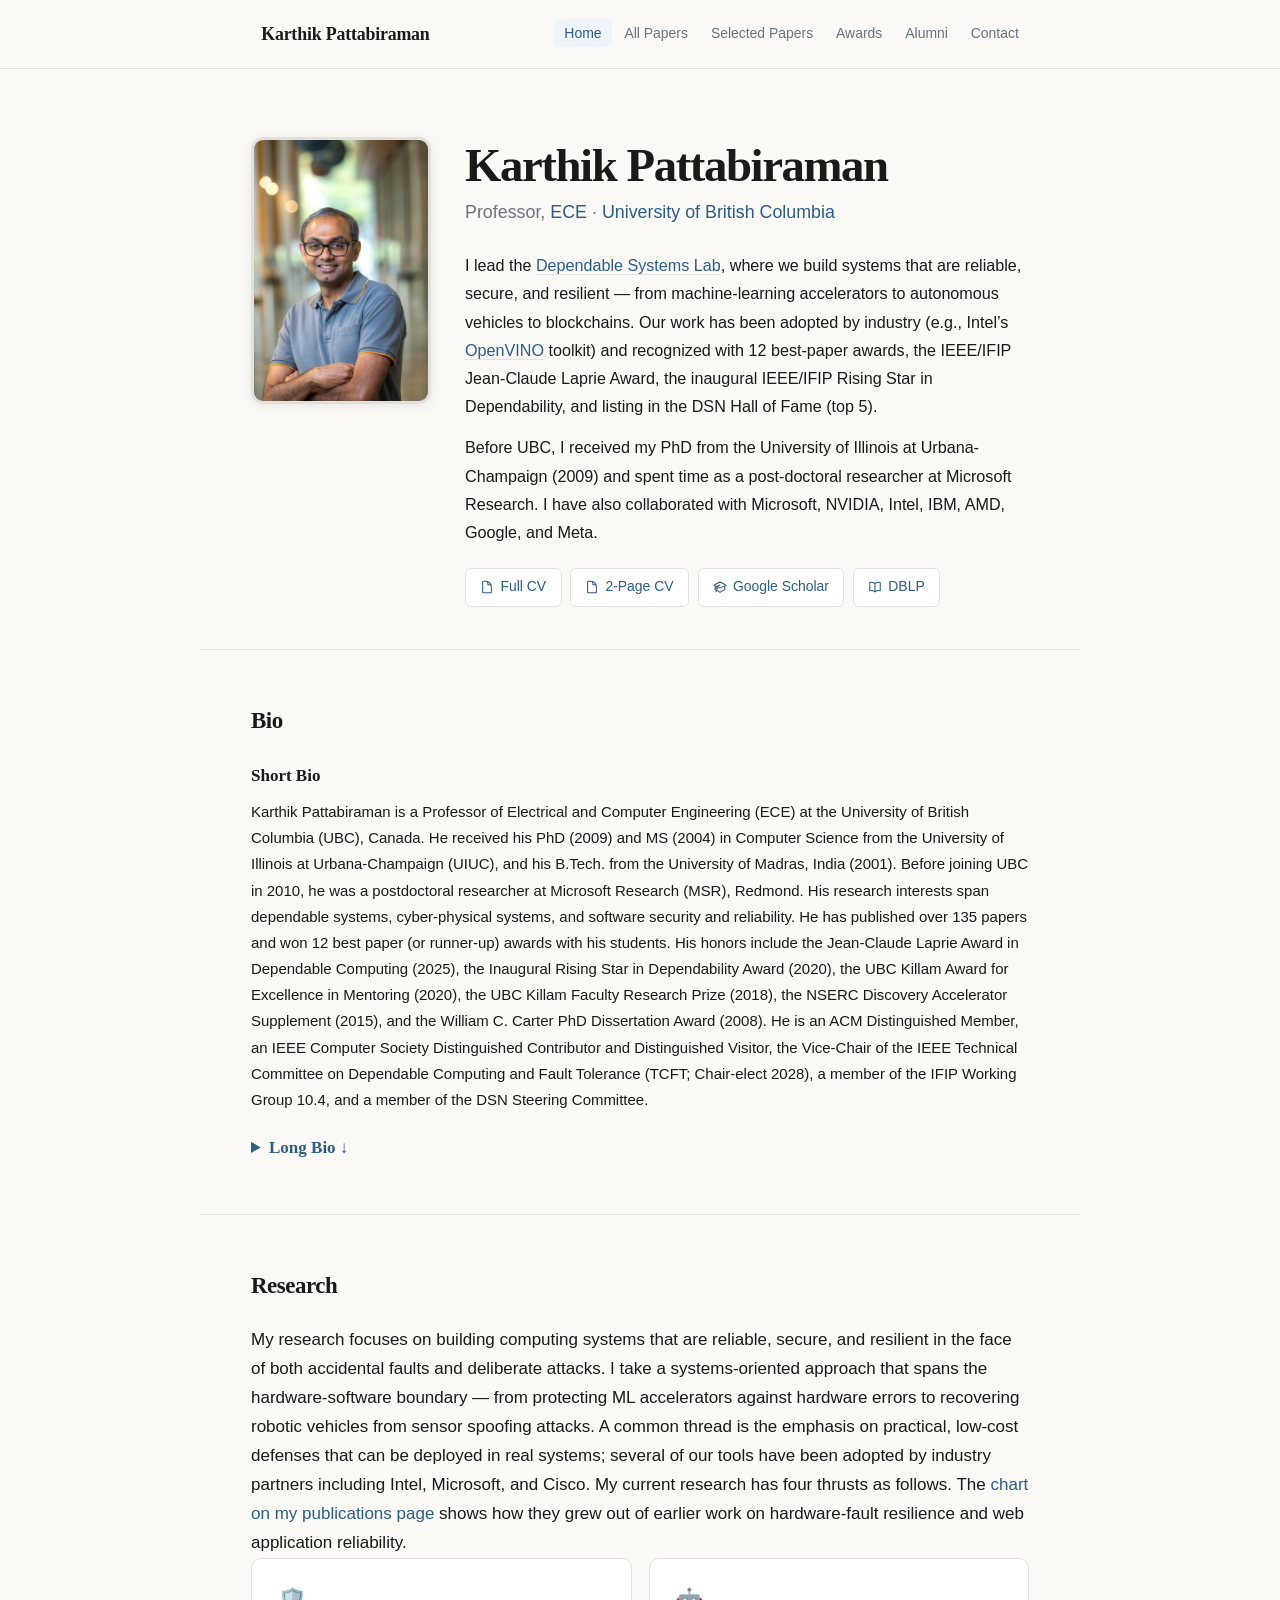
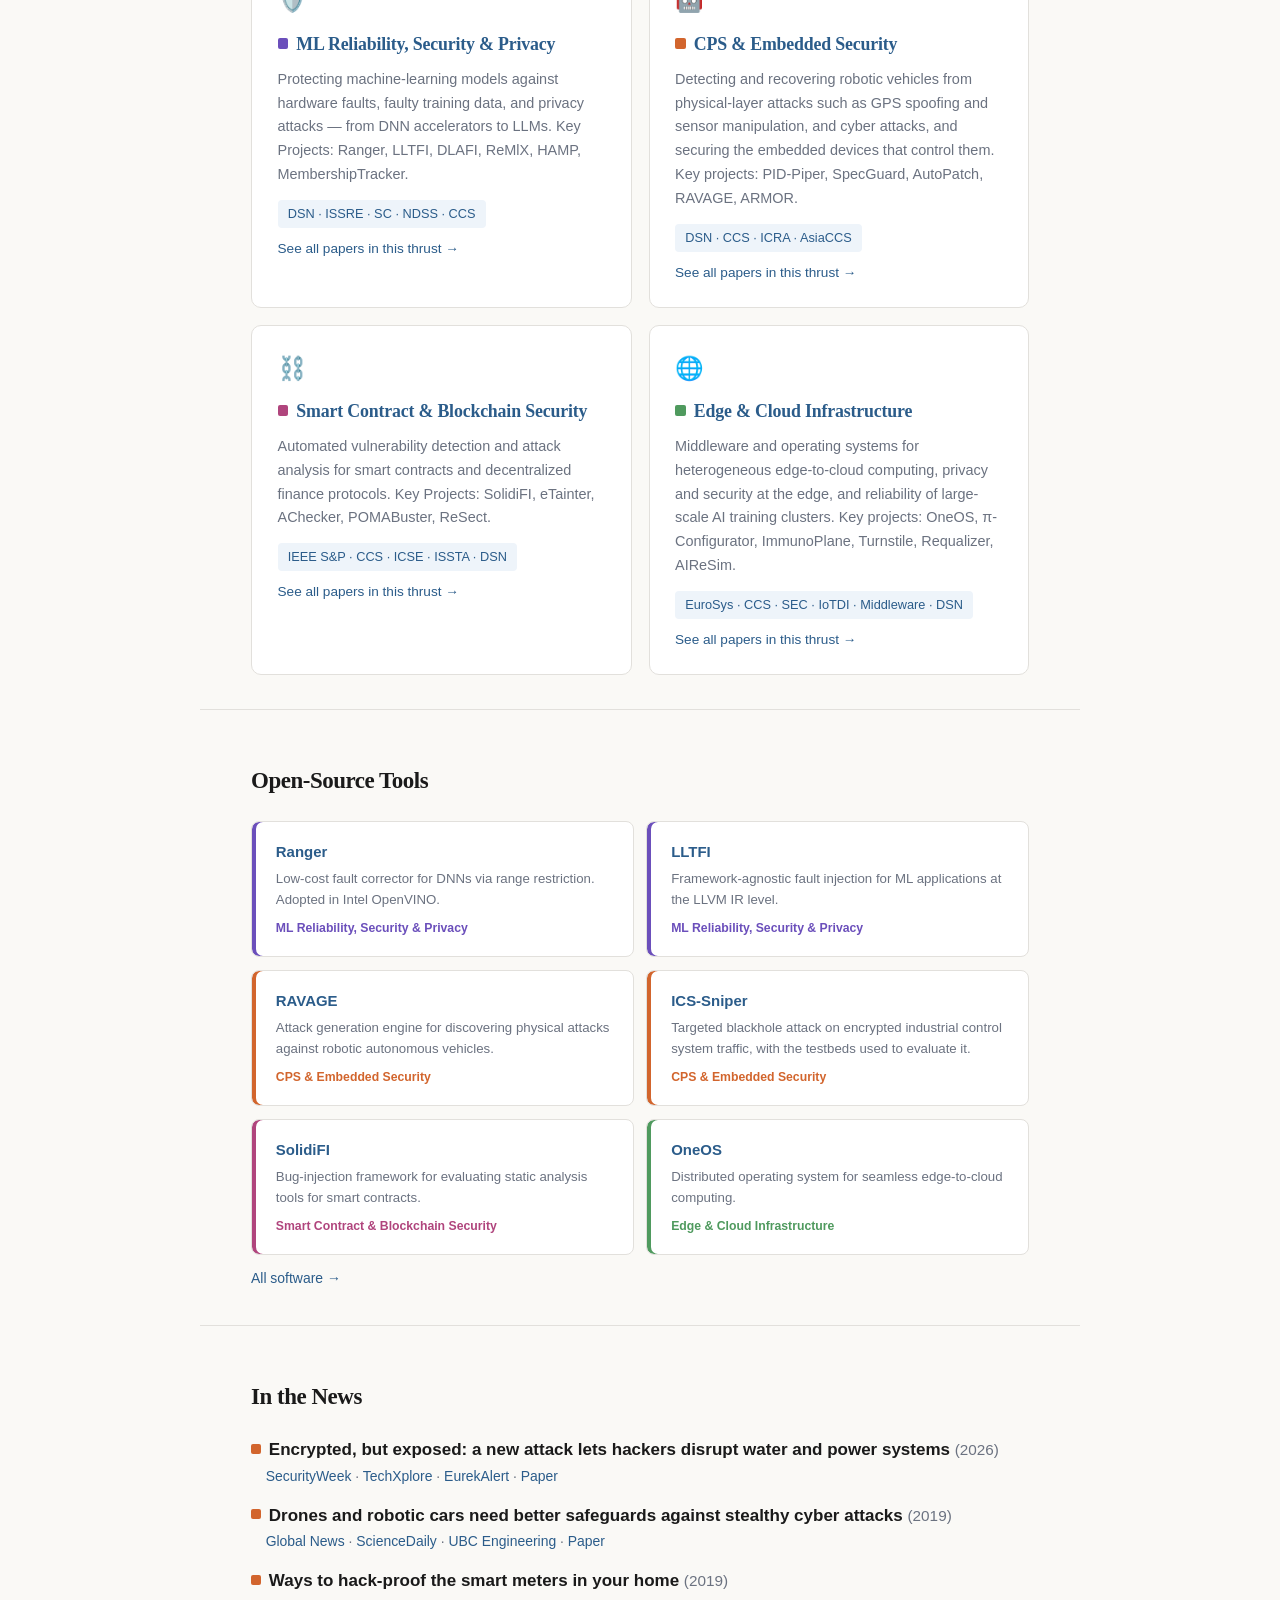
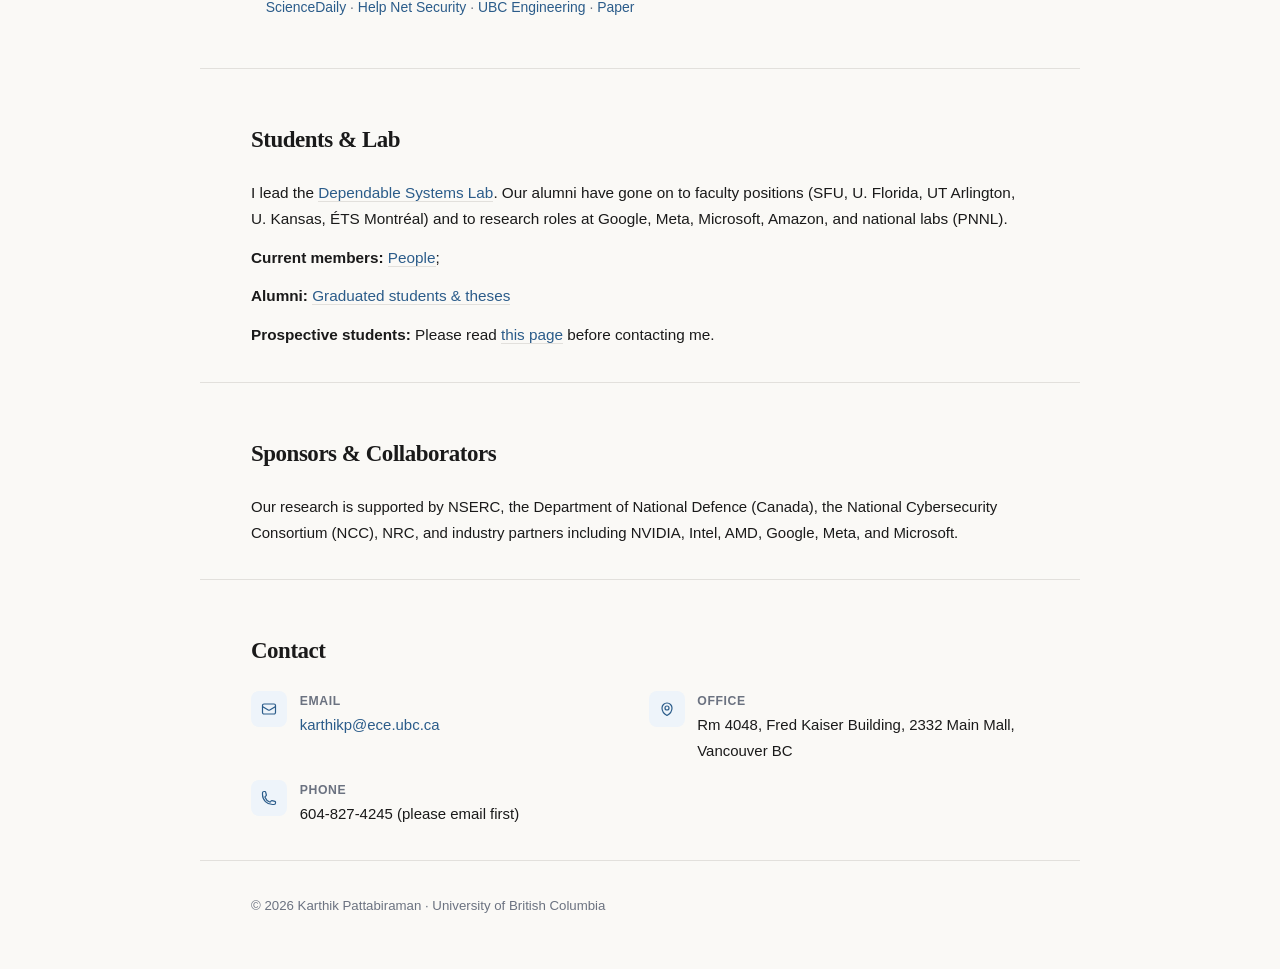
<file: index.html>
<!DOCTYPE html>
<html lang="en">

<head>
<meta http-equiv="Content-Type" content="text/html; charset=UTF-8">
<meta name="viewport" content="width=device-width, initial-scale=1.0">
<title>Karthik Pattabiraman</title>
<link rel="canonical" href="https://people.ece.ubc.ca/~karthikp/">
<meta name="description" content="Professor of Electrical and Computer Engineering at UBC. I lead the Dependable Systems Lab, which builds computing systems that are reliable, secure and resilient to both faults and attacks.">
<meta property="og:type" content="website">
<meta property="og:site_name" content="Karthik Pattabiraman">
<meta property="og:url" content="https://people.ece.ubc.ca/~karthikp/">
<meta property="og:title" content="Karthik Pattabiraman &mdash; Dependable Systems Lab, UBC">
<meta property="og:description" content="Professor of Electrical and Computer Engineering at UBC. I lead the Dependable Systems Lab, which builds computing systems that are reliable, secure and resilient to both faults and attacks.">
<meta property="og:image" content="https://karthikp-ubc.github.io/og-home.png">
<meta property="og:image:width" content="1200">
<meta property="og:image:height" content="630">
<meta property="og:image:alt" content="Karthik Pattabiraman, Professor of Electrical and Computer Engineering at UBC, and the four research thrusts of the Dependable Systems Lab">
<meta name="twitter:card" content="summary_large_image">
<link rel="preconnect" href="https://fonts.googleapis.com/">
<link rel="preconnect" href="https://fonts.gstatic.com/" crossorigin="">
<link href="./publications_files/css2" rel="stylesheet">
<link rel="stylesheet" href="./publications_files/style.css">
<style>
#software .tools-grid{grid-template-columns:repeat(2,minmax(0,1fr))}
#software .tool-card{padding-left:1.4rem}
#software .tool-thrust{display:block;margin-top:.45rem;font-family:var(--sans);font-size:.72rem;font-weight:600}
@media (max-width:600px){#software .tools-grid{grid-template-columns:1fr}}
.news-list{list-style:none;margin:0;padding:0}
.news-list li{margin:0 0 .85rem;line-height:1.5}
.news-list .news-head{font-weight:600}
.news-list .news-year{color:var(--muted);font-size:.9em}
.news-list .news-links{display:inline-block;margin-left:1.05em;font-size:.82rem;color:var(--muted)}
</style>
</head>

<body>
<nav>
  <div class="nav-inner">
    <a href="index.html" class="nav-name">Karthik Pattabiraman</a>
    <ul>
      <li><a href="index.html" class="active">Home</a></li>
      <li><a href="publications.html">All Papers</a></li>
      <li><a href="selected-papers.html">Selected Papers</a></li>
      <li><a href="awards.html">Awards</a></li>
      <li><a href="alumni.html">Alumni</a></li>
      <li><a href="index.html#contact">Contact</a></li>
    </ul>
  </div>
</nav>

<section class="hero">
  <div class="hero-top">
    <img src="photo.jpg" alt="Karthik Pattabiraman" class="hero-photo">
    <div class="hero-text">
      <h1>Karthik Pattabiraman</h1>
    <p class="subtitle">
      Professor,
      <a href="https://ece.ubc.ca">ECE</a> &middot;
      <a href="https://www.ubc.ca">University of British Columbia</a>
    </p>
    <p class="hero-bio">
      I lead the <a href="https://blogs.ubc.ca/dependablesystemslab/">Dependable Systems Lab</a>,
      where we build systems that are reliable, secure, and resilient &mdash; from
      machine-learning accelerators to autonomous vehicles to blockchains.
      Our work has been adopted by industry (e.g., Intel&rsquo;s
      <a href="https://docs.openvino.ai/">OpenVINO</a> toolkit) and recognized
      with 12&nbsp;best-paper awards, the IEEE/IFIP Jean-Claude Laprie Award,
      the inaugural IEEE/IFIP Rising Star in Dependability, and listing in the DSN Hall of Fame (top 5).
    </p>
    <p class="hero-bio" style="margin-top:.75rem;">
      Before UBC, I received my PhD from the University of Illinois at
      Urbana-Champaign (2009) and spent time as a post-doctoral researcher at
      Microsoft Research. I have also collaborated with Microsoft, NVIDIA, Intel, IBM, AMD, Google,
      and Meta.
    </p>
    <div class="hero-links">
      <a href="https://www.dropbox.com/scl/fi/9fm8hkfk1w8u8n84idods/cv-external.pdf?rlkey=v292qteltok91dmuk4w0i0q7w&st=nceueg55&dl=0"><svg xmlns="http://www.w3.org/2000/svg" fill="none" viewBox="0 0 24 24" stroke-width="1.8" stroke="currentColor"><path stroke-linecap="round" stroke-linejoin="round" d="M19.5 14.25v-2.625a3.375 3.375 0 0 0-3.375-3.375h-1.5A1.125 1.125 0 0 1 13.5 7.125v-1.5a3.375 3.375 0 0 0-3.375-3.375H8.25m2.25 0H5.625c-.621 0-1.125.504-1.125 1.125v17.25c0 .621.504 1.125 1.125 1.125h12.75c.621 0 1.125-.504 1.125-1.125V11.25a9 9 0 0 0-9-9Z"/></svg> Full CV</a>
      <a href="https://www.dropbox.com/scl/fi/196vd3qveczubzur1ehhc/cv-short.pdf?rlkey=qe2wwc4kr2ru05pspbt5efepl&st=2h0k3lpo&dl=0"><svg xmlns="http://www.w3.org/2000/svg" fill="none" viewBox="0 0 24 24" stroke-width="1.8" stroke="currentColor"><path stroke-linecap="round" stroke-linejoin="round" d="M19.5 14.25v-2.625a3.375 3.375 0 0 0-3.375-3.375h-1.5A1.125 1.125 0 0 1 13.5 7.125v-1.5a3.375 3.375 0 0 0-3.375-3.375H8.25m2.25 0H5.625c-.621 0-1.125.504-1.125 1.125v17.25c0 .621.504 1.125 1.125 1.125h12.75c.621 0 1.125-.504 1.125-1.125V11.25a9 9 0 0 0-9-9Z"/></svg> 2-Page CV</a>
      <a href="https://scholar.google.ca/citations?user=p_V9YWgAAAAJ&hl=en"><svg xmlns="http://www.w3.org/2000/svg" fill="none" viewBox="0 0 24 24" stroke-width="1.8" stroke="currentColor"><path stroke-linecap="round" stroke-linejoin="round" d="M4.26 10.147a60.438 60.438 0 0 0-.491 6.347A48.62 48.62 0 0 1 12 20.904a48.62 48.62 0 0 1 8.232-4.41 60.46 60.46 0 0 0-.491-6.347m-15.482 0a50.636 50.636 0 0 0-2.658-.813A59.906 59.906 0 0 1 12 3.493a59.903 59.903 0 0 1 10.399 5.84c-.896.248-1.783.52-2.658.814m-15.482 0A50.717 50.717 0 0 1 12 13.489a50.702 50.702 0 0 1 7.74-3.342M6.75 15a.75.75 0 1 0 0-1.5.75.75 0 0 0 0 1.5Zm0 0v-3.675A55.378 55.378 0 0 1 12 8.443m-7.007 11.55A5.981 5.981 0 0 0 6.75 15.75v-1.5"/></svg> Google Scholar</a>
      <a href="https://dblp.uni-trier.de/pers/hd/p/Pattabiraman:Karthik"><svg xmlns="http://www.w3.org/2000/svg" fill="none" viewBox="0 0 24 24" stroke-width="1.8" stroke="currentColor"><path stroke-linecap="round" stroke-linejoin="round" d="M12 6.042A8.967 8.967 0 0 0 6 3.75c-1.052 0-2.062.18-3 .512v14.25A8.987 8.987 0 0 1 6 18c2.305 0 4.408.867 6 2.292m0-14.25a8.966 8.966 0 0 1 6-2.292c1.052 0 2.062.18 3 .512v14.25A8.987 8.987 0 0 0 18 18a8.967 8.967 0 0 0-6 2.292m0-14.25v14.25"/></svg> DBLP</a>
    </div>
    </div>
  </div>
</section>

<hr class="section-rule">

<section id="bio">
  <h2 class="section-title">Bio</h2>
  <div style="margin-bottom:1.25rem;">
    <h3 style="font-family:var(--serif);font-size:1rem;font-weight:600;margin-bottom:.5rem;">Short Bio</h3>
    <p style="font-size:.88rem;line-height:1.75;">
      Karthik Pattabiraman is a Professor of Electrical and Computer Engineering (ECE) at the University of British Columbia (UBC), Canada. He received his PhD (2009) and MS (2004) in Computer Science from the University of Illinois at Urbana-Champaign (UIUC), and his B.Tech. from the University of Madras, India (2001). Before joining UBC in 2010, he was a postdoctoral researcher at Microsoft Research (MSR), Redmond. His research interests span dependable systems, cyber-physical systems, and software security and reliability. He has published over 135 papers and won 12 best paper (or runner-up) awards with his students. His honors include the Jean-Claude Laprie Award in Dependable Computing (2025), the Inaugural Rising Star in Dependability Award (2020), the UBC Killam Award for Excellence in Mentoring (2020), the UBC Killam Faculty Research Prize (2018), the NSERC Discovery Accelerator Supplement (2015), and the William C. Carter PhD Dissertation Award (2008). He is an ACM Distinguished Member, an IEEE Computer Society Distinguished Contributor and Distinguished Visitor, the Vice-Chair of the IEEE Technical Committee on Dependable Computing and Fault Tolerance (TCFT; Chair-elect 2028), a member of the IFIP Working Group 10.4, and a member of the DSN Steering Committee.
    </p>
  </div>
  <details style="margin-bottom:.5rem;">
    <summary style="font-family:var(--serif);font-size:1rem;font-weight:600;cursor:pointer;color:var(--accent);margin-bottom:.5rem;">Long Bio &darr;</summary>
    <div style="font-size:.88rem;line-height:1.75;margin-top:.75rem;">
      <p>Karthik Pattabiraman is a Professor of <a href="https://ece.ubc.ca">Electrical and Computer Engineering (ECE)</a> at the <a href="https://www.ubc.ca">University of British Columbia (UBC)</a> in Canada. He received his PhD in 2009 in Computer Science from the University of Illinois at Urbana-Champaign (UIUC), an MS in Computer Science also from UIUC in 2004, and B.Tech. from the University of Madras, India, in 2001. Before joining UBC, he was a post-doctoral researcher at <a href="https://research.microsoft.com">Microsoft Research</a> for a year in 2009. His research interests are in dependable computer systems, cyber-physical systems and software security and reliability.</p>
      <p style="margin-top:.75rem;">Karthik won the <a href="https://www.dependability.org/rising-star.html">Inaugural IEEE/IFIP Rising Star in Dependability Award in 2020</a>, UIUC CS department&rsquo;s early career distinguished alumni award in 2018, UBC-wide Killam mentoring excellence award in 2020, UBC-wide Killam Faculty Research Prize in 2018, UBC-wide Killam Faculty Research Fellowship in 2016, NSERC Discovery Accelerator Supplement (DAS) in 2015, and the <a href="https://en.wikipedia.org/wiki/William_C._Carter_Award">William C. Carter Dissertation Award</a> in 2008. Together with his students, he has won twelve best paper (or runner up) awards at venues such as DSN, ICSE, ISSRE, ICST, QRS, etc. His students have won awards such as the SPEC Kaivalya Dixit Distinguished Dissertation award, the William C. Carter dissertation award in dependability, and the ACM SIGHPC dissertation award (honorable mention). His research has been funded by companies such as Meta, Google, Intel, AMD, Microsoft, Lockheed Martin, Cisco and Huawei.</p>
      <p style="margin-top:.75rem;">Karthik initiated and led the Flikker project at Microsoft Research, which was one of the first papers in the field of what is now known as &ldquo;approximate computing&rdquo; or &ldquo;good enough computing&rdquo; (a term that he coined) &mdash; this paper won the <a href="https://www.dependability.org/?page_id=450">Jean Claude Laprie award</a> in Dependable Computing in 2025. He is listed in the <a href="https://engineering.purdue.edu/~sbagchi/dsn-hof.html">DSN conference hall of fame</a> (in the top five). He is a member of the IFIP Working Group 10.4 on Dependable Computing and Fault-tolerance (vice-chair from 2019&ndash;2025), Vice chair of the IEEE Technical Committee on Dependable Computing and Fault Tolerance (TCFT), and serves on the steering committees of DSN and PRDC. He is a Professional Engineer (P.Eng.), a distinguished visitor and distinguished contributor of the IEEE Computer Society, and a distinguished member of the ACM.</p>
    </div>
  </details>
</section>

<hr class="section-rule">

<section id="research">
  <h2 class="section-title">Research</h2>
  <p>My research focuses on building computing systems that are reliable, secure, and resilient in the face of both accidental faults and deliberate attacks. I take a systems-oriented approach that spans the hardware-software boundary — from protecting ML accelerators against hardware errors to recovering robotic vehicles from sensor spoofing attacks. A common thread is the emphasis on practical, low-cost defenses that can be deployed in real systems; several of our tools have been adopted by industry partners including Intel, Microsoft, and Cisco.
  My current research has four thrusts as follows. The <a href="publications.html">chart on my publications page</a> shows how they grew out of earlier work on hardware-fault resilience and web application reliability.</p>
  <div class="thrust-grid">
    <div class="thrust"><div class="thrust-icon">&#x1f6e1;&#xfe0f;</div><h3><span class="theme-box" data-theme-box="ml" style="display:inline-block;width:.6em;height:.6em;border-radius:2px;margin-right:.45em;vertical-align:.08em;background:#6b4fbb" aria-hidden="true"></span><a href="https://blogs.ubc.ca/dependablesystemslab/tag/ml/">ML Reliability, Security &amp; Privacy</a></h3><p>Protecting machine-learning models against hardware faults, faulty training data, and privacy attacks &mdash; from DNN accelerators to LLMs. Key Projects: Ranger, LLTFI, DLAFI, ReMlX, HAMP, MembershipTracker.</p><span class="papers-tag">DSN &middot; ISSRE &middot; SC &middot; NDSS &middot; CCS</span><a class="thrust-papers" href="publications.html#theme=ml" style="display:block;margin-top:.5rem;font-size:.8rem;">See all papers in this thrust &rarr;</a></div>
    <div class="thrust"><div class="thrust-icon">&#x1f916;</div><h3><span class="theme-box" data-theme-box="cps" style="display:inline-block;width:.6em;height:.6em;border-radius:2px;margin-right:.45em;vertical-align:.08em;background:#d2652d" aria-hidden="true"></span><a href="https://blogs.ubc.ca/dependablesystemslab/tag/robotic-vehicles/">CPS &amp; Embedded Security</a></h3><p>Detecting and recovering robotic vehicles from physical-layer attacks such as GPS spoofing and sensor manipulation, and cyber attacks, and securing the embedded devices that control them. Key projects: PID-Piper, SpecGuard, AutoPatch, RAVAGE, ARMOR.</p><span class="papers-tag">DSN &middot; CCS &middot; ICRA &middot; AsiaCCS</span><a class="thrust-papers" href="publications.html#theme=cps" style="display:block;margin-top:.5rem;font-size:.8rem;">See all papers in this thrust &rarr;</a></div>
    <div class="thrust"><div class="thrust-icon">&#x26d3;&#xfe0f;</div><h3><span class="theme-box" data-theme-box="bc" style="display:inline-block;width:.6em;height:.6em;border-radius:2px;margin-right:.45em;vertical-align:.08em;background:#b0457d" aria-hidden="true"></span><a href="https://blogs.ubc.ca/dependablesystemslab/tag/blockchain/">Smart Contract &amp; Blockchain Security</a></h3><p>Automated vulnerability detection and attack analysis for smart contracts and decentralized finance protocols. Key Projects: SolidiFI, eTainter, AChecker, POMABuster, ReSect.</p><span class="papers-tag">IEEE S&amp;P &middot; CCS &middot; ICSE &middot; ISSTA &middot; DSN</span><a class="thrust-papers" href="publications.html#theme=bc" style="display:block;margin-top:.5rem;font-size:.8rem;">See all papers in this thrust &rarr;</a></div>
    <div class="thrust"><div class="thrust-icon">&#x1f310;</div><h3><span class="theme-box" data-theme-box="edge" style="display:inline-block;width:.6em;height:.6em;border-radius:2px;margin-right:.45em;vertical-align:.08em;background:#4f9a5e" aria-hidden="true"></span><a href="https://blogs.ubc.ca/dependablesystemslab/tag/edge/">Edge &amp; Cloud Infrastructure</a></h3><p>Middleware and operating systems for heterogeneous edge-to-cloud computing, privacy and security at the edge, and reliability of large-scale AI training clusters. Key projects: OneOS, &pi;-Configurator, ImmunoPlane, Turnstile, Requalizer, AIReSim.</p><span class="papers-tag">EuroSys &middot; CCS &middot; SEC &middot; IoTDI &middot; Middleware &middot; DSN</span><a class="thrust-papers" href="publications.html#theme=edge" style="display:block;margin-top:.5rem;font-size:.8rem;">See all papers in this thrust &rarr;</a></div>
  </div>
</section>

<hr class="section-rule">

<section id="software">
  <h2 class="section-title">Open-Source Tools</h2>
  <div class="tools-grid">
    <div class="tool-card" data-theme-card="ml" style="box-shadow:inset 4px 0 0 #6b4fbb"><h4><a href="https://github.com/DependableSystemsLab/Ranger">Ranger</a></h4><p>Low-cost fault corrector for DNNs via range restriction. Adopted in Intel OpenVINO.</p><span class="tool-thrust" data-theme-label="ml" style="color:#6b4fbb">ML Reliability, Security &amp; Privacy</span></div>
    <div class="tool-card" data-theme-card="ml" style="box-shadow:inset 4px 0 0 #6b4fbb"><h4><a href="https://github.com/DependableSystemsLab/LLTFI">LLTFI</a></h4><p>Framework-agnostic fault injection for ML applications at the LLVM IR level.</p><span class="tool-thrust" data-theme-label="ml" style="color:#6b4fbb">ML Reliability, Security &amp; Privacy</span></div>
    <div class="tool-card" data-theme-card="cps" style="box-shadow:inset 4px 0 0 #d2652d"><h4><a href="https://github.com/DependableSystemsLab/RAVAGE">RAVAGE</a></h4><p>Attack generation engine for discovering physical attacks against robotic autonomous vehicles.</p><span class="tool-thrust" data-theme-label="cps" style="color:#d2652d">CPS &amp; Embedded Security</span></div>
    <div class="tool-card" data-theme-card="cps" style="box-shadow:inset 4px 0 0 #d2652d"><h4><a href="https://github.com/ICS-Sniper">ICS-Sniper</a></h4><p>Targeted blackhole attack on encrypted industrial control system traffic, with the testbeds used to evaluate it.</p><span class="tool-thrust" data-theme-label="cps" style="color:#d2652d">CPS &amp; Embedded Security</span></div>
    <div class="tool-card" data-theme-card="bc" style="box-shadow:inset 4px 0 0 #b0457d"><h4><a href="https://github.com/DependableSystemsLab/SolidiFI">SolidiFI</a></h4><p>Bug-injection framework for evaluating static analysis tools for smart contracts.</p><span class="tool-thrust" data-theme-label="bc" style="color:#b0457d">Smart Contract &amp; Blockchain Security</span></div>
    <div class="tool-card" data-theme-card="edge" style="box-shadow:inset 4px 0 0 #4f9a5e"><h4><a href="https://github.com/DependableSystemsLab/OneOS">OneOS</a></h4><p>Distributed operating system for seamless edge-to-cloud computing.</p><span class="tool-thrust" data-theme-label="edge" style="color:#4f9a5e">Edge &amp; Cloud Infrastructure</span></div>
  </div>
  <p style="margin-top:.75rem;font-size:.82rem;color:var(--muted);"><a href="https://blogs.ubc.ca/dependablesystemslab/software/">All software &rarr;</a></p>
</section>

<hr class="section-rule">

<section id="news">
  <h2 class="section-title">In the News</h2>
  <ul class="news-list">
    <li><span class="theme-box" data-theme-box="cps" style="display:inline-block;width:.6em;height:.6em;border-radius:2px;margin-right:.45em;vertical-align:.08em;background:#d2652d" aria-hidden="true"></span><span class="news-head">Encrypted, but exposed: a new attack lets hackers disrupt water and power systems</span> <span class="news-year">(2026)</span><br>
      <span class="news-links"><a href="https://www.securityweek.com/in-other-news-ics-sniper-attack-hacking-xworm-malware-operators-250k-chrome-exploit/">SecurityWeek</a> &middot; <a href="https://techxplore.com/news/2026-10-cyber-threat-exposes-limits-encryption.html">TechXplore</a> &middot; <a href="https://www.eurekalert.org/news-releases/1147784">EurekAlert</a> &middot; <a href="https://blogs.ubc.ca/dependablesystemslab/2026/09/18/ics-sniper-a-targeted-blackhole-attack-on-encrypted-ics-traffic/">Paper</a></span></li>
    <li><span class="theme-box" data-theme-box="cps" style="display:inline-block;width:.6em;height:.6em;border-radius:2px;margin-right:.45em;vertical-align:.08em;background:#d2652d" aria-hidden="true"></span><span class="news-head">Drones and robotic cars need better safeguards against stealthy cyber attacks</span> <span class="news-year">(2019)</span><br>
      <span class="news-links"><a href="https://globalnews.ca/news/6235460/ubc-drone-hacking-research/">Global News</a> &middot; <a href="https://www.sciencedaily.com/releases/2019/11/191127121302.htm">ScienceDaily</a> &middot; <a href="https://engineering.ubc.ca/news/2019/ubc-research-highlights-need-to-safeguard-drones-and-robotic-cars-against-cyber-attacks">UBC Engineering</a> &middot; <a href="https://blogs.ubc.ca/dependablesystemslab/2019/08/25/out-of-control-stealthy-attacks-on-robotic-vehicles-protected-by-control-based-techniques/">Paper</a></span></li>
    <li><span class="theme-box" data-theme-box="cps" style="display:inline-block;width:.6em;height:.6em;border-radius:2px;margin-right:.45em;vertical-align:.08em;background:#d2652d" aria-hidden="true"></span><span class="news-head">Ways to hack-proof the smart meters in your home</span> <span class="news-year">(2019)</span><br>
      <span class="news-links"><a href="https://www.sciencedaily.com/releases/2019/06/190606101822.htm">ScienceDaily</a> &middot; <a href="https://www.helpnetsecurity.com/2019/06/11/hackproofing-smart-meters/">Help Net Security</a> &middot; <a href="https://engineering.ubc.ca/news/2019/ubc-researchers-find-ways-hackproof-smart-meters">UBC Engineering</a> &middot; <a href="https://blogs.ubc.ca/dependablesystemslab/2019/02/11/design-level-and-code-level-security-analysis-of-iot-devices/">Paper</a></span></li>
  </ul>
</section>

<hr class="section-rule">

<section id="students">
  <h2 class="section-title">Students &amp; Lab</h2>
  <div class="students-note">
    <p>I lead the <a href="https://blogs.ubc.ca/dependablesystemslab/">Dependable Systems Lab</a>.
       Our alumni have gone on to faculty positions (SFU, U.&nbsp;Florida, UT Arlington, U.&nbsp;Kansas, &Eacute;TS Montr&eacute;al)
       and to research roles at Google, Meta, Microsoft, Amazon, and national labs (PNNL).</p>
    <p style="margin-top:.75rem;">
      <strong>Current members:</strong> <a href="https://blogs.ubc.ca/dependablesystemslab/people/">People</a>;
    </p>
    <p style="margin-top:.75rem;">
      <strong>Alumni:</strong> <a href="alumni.html">Graduated students &amp; theses</a>
    </p>
    <p style="margin-top:.75rem;">
      <strong>Prospective students:</strong> Please read
      <a href="https://blogs.ubc.ca/dependablesystemslab/people/prospective-students/">this page</a>
      before contacting me.
    </p>
  </div>
</section>

<hr class="section-rule">

<section>
  <h2 class="section-title">Sponsors &amp; Collaborators</h2>
  <p style="font-size:.88rem;line-height:1.7;">
    Our research is supported by NSERC, the Department of National Defence (Canada), the National Cybersecurity Consortium (NCC), NRC, and industry partners
    including NVIDIA, Intel, AMD, Google, Meta, and Microsoft.
  </p>
</section>

<hr class="section-rule">

<section id="contact">
  <h2 class="section-title">Contact</h2>
  <div class="contact-grid">
    <div class="contact-item"><div class="icon"><svg xmlns="http://www.w3.org/2000/svg" fill="none" viewBox="0 0 24 24" stroke-width="1.8" stroke="currentColor"><path stroke-linecap="round" stroke-linejoin="round" d="M21.75 6.75v10.5a2.25 2.25 0 0 1-2.25 2.25h-15a2.25 2.25 0 0 1-2.25-2.25V6.75m19.5 0A2.25 2.25 0 0 0 19.5 4.5h-15a2.25 2.25 0 0 0-2.25 2.25m19.5 0v.243a2.25 2.25 0 0 1-1.07 1.916l-7.5 4.615a2.25 2.25 0 0 1-2.36 0L3.32 8.91a2.25 2.25 0 0 1-1.07-1.916V6.75"/></svg></div><div><div class="detail-label">Email</div><a href="mailto:karthikp@ece.ubc.ca">karthikp@ece.ubc.ca</a></div></div>
    <div class="contact-item"><div class="icon"><svg xmlns="http://www.w3.org/2000/svg" fill="none" viewBox="0 0 24 24" stroke-width="1.8" stroke="currentColor"><path stroke-linecap="round" stroke-linejoin="round" d="M15 10.5a3 3 0 1 1-6 0 3 3 0 0 1 6 0Z"/><path stroke-linecap="round" stroke-linejoin="round" d="M19.5 10.5c0 7.142-7.5 11.25-7.5 11.25S4.5 17.642 4.5 10.5a7.5 7.5 0 1 1 15 0Z"/></svg></div><div><div class="detail-label">Office</div>Rm 4048, Fred Kaiser Building, 2332 Main Mall, Vancouver BC</div></div>
    <div class="contact-item"><div class="icon"><svg xmlns="http://www.w3.org/2000/svg" fill="none" viewBox="0 0 24 24" stroke-width="1.8" stroke="currentColor"><path stroke-linecap="round" stroke-linejoin="round" d="M2.25 6.75c0 8.284 6.716 15 15 15h2.25a2.25 2.25 0 0 0 2.25-2.25v-1.372c0-.516-.351-.966-.852-1.091l-4.423-1.106c-.44-.11-.902.055-1.173.417l-.97 1.293c-.282.376-.769.542-1.21.38a12.035 12.035 0 0 1-7.143-7.143c-.162-.441.004-.928.38-1.21l1.293-.97c.363-.271.527-.734.417-1.173L6.963 3.102a1.125 1.125 0 0 0-1.091-.852H4.5A2.25 2.25 0 0 0 2.25 4.5v2.25Z"/></svg></div><div><div class="detail-label">Phone</div>604-827-4245 (please email first)</div></div>
  </div>
</section>

<footer>&copy; 2026 Karthik Pattabiraman &middot; University of British Columbia</footer>
</body>
</html>
</file>
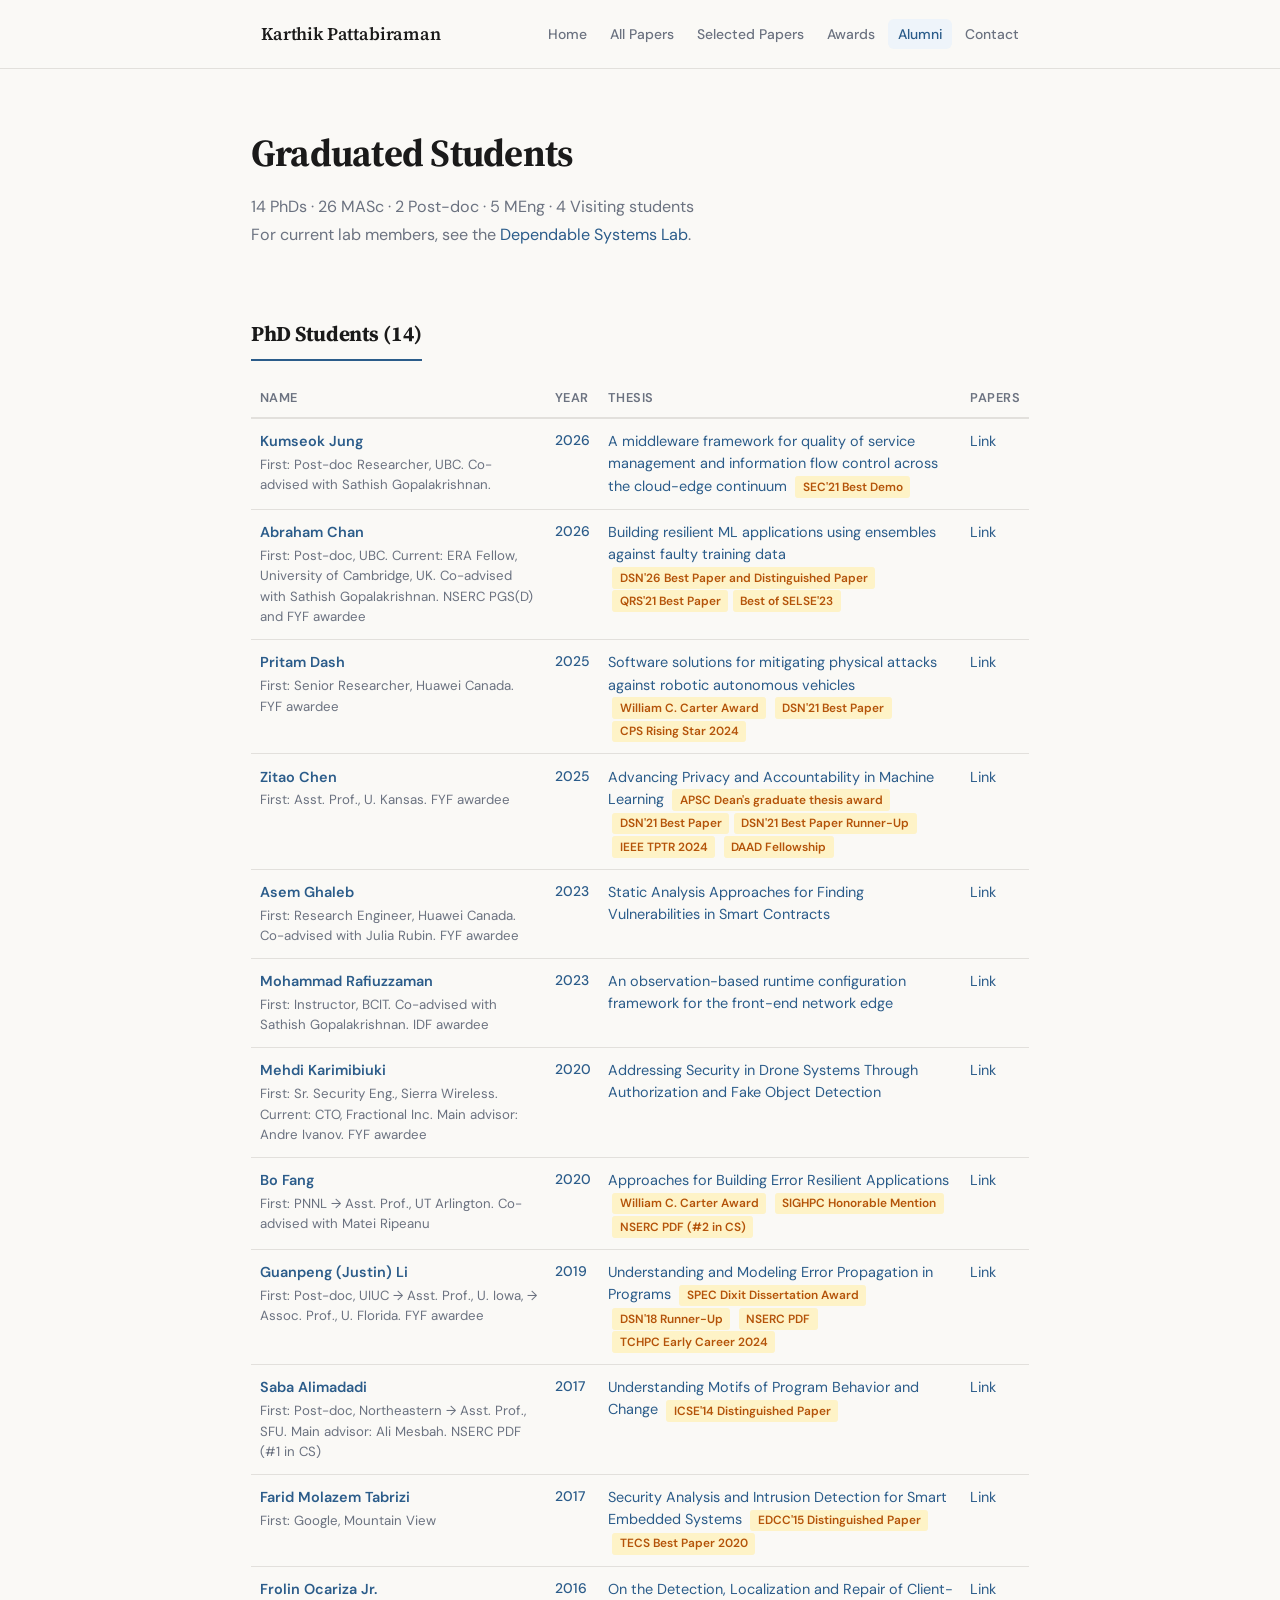
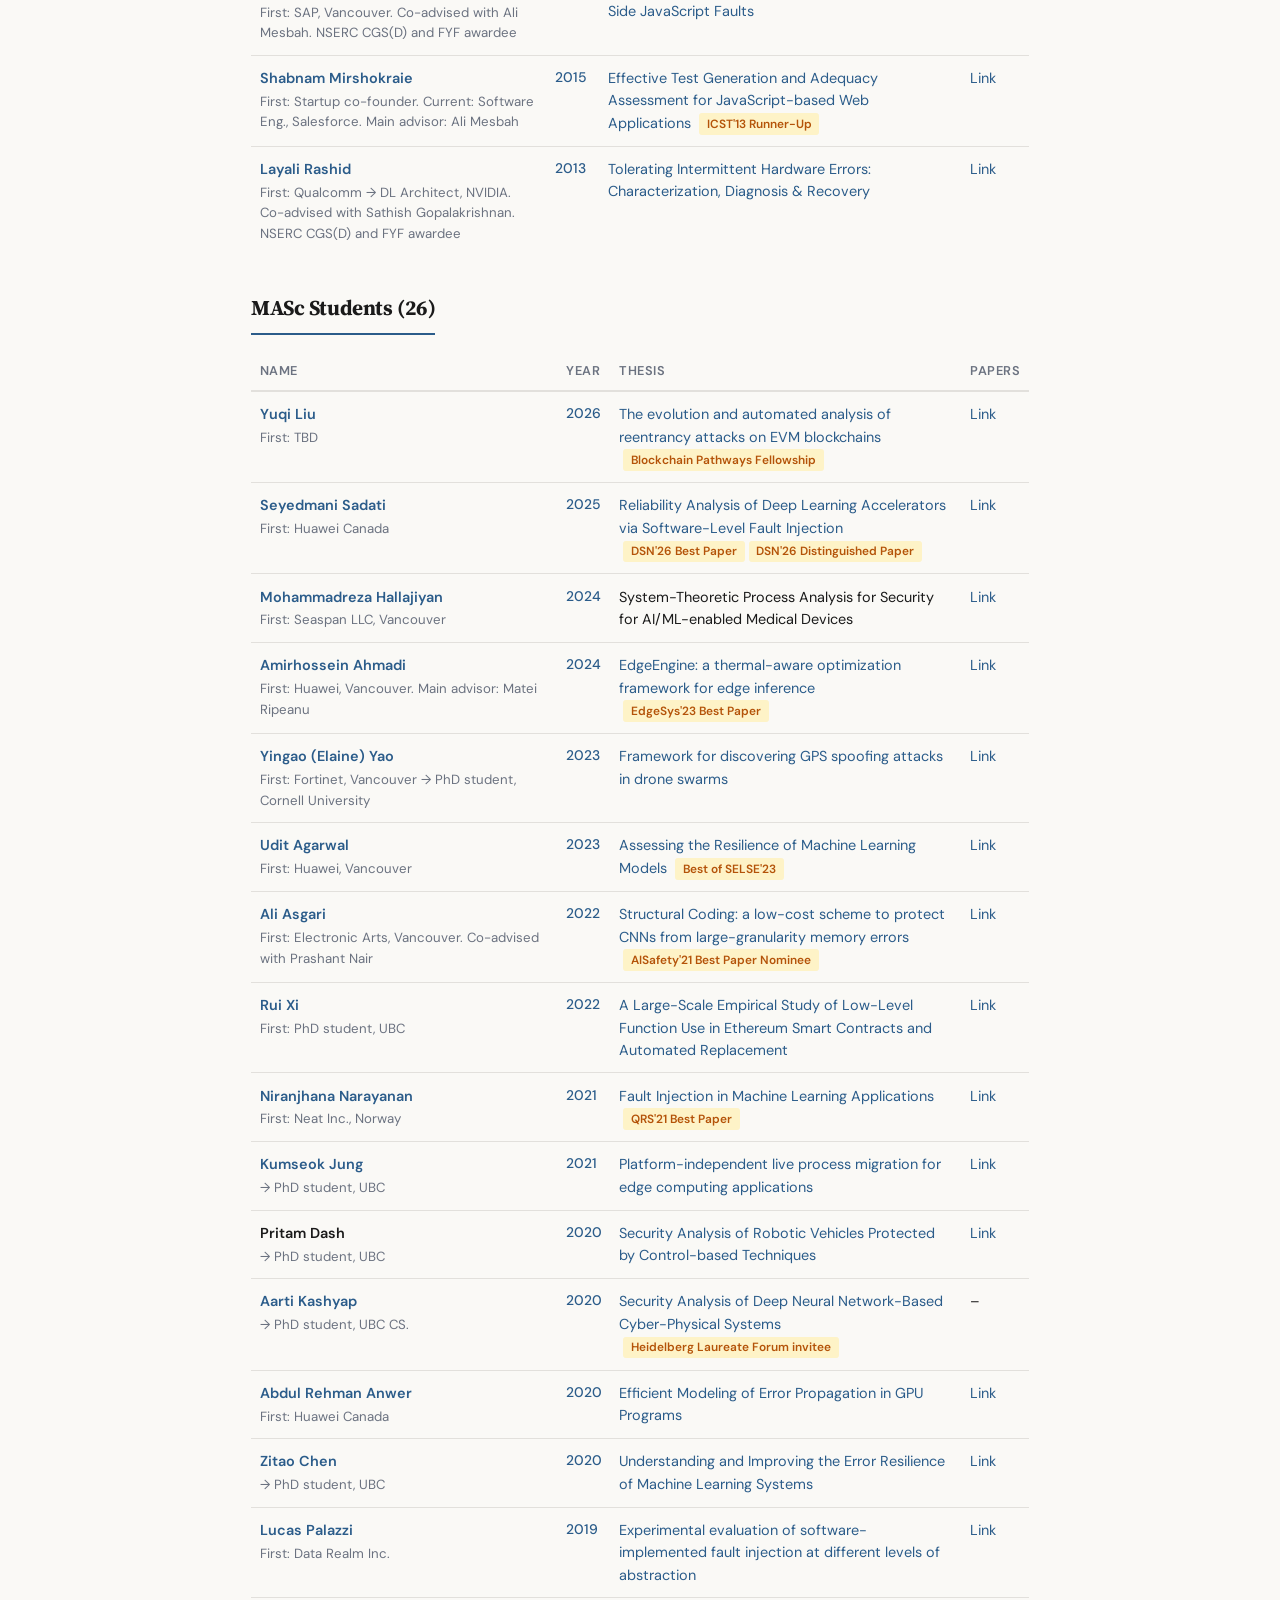
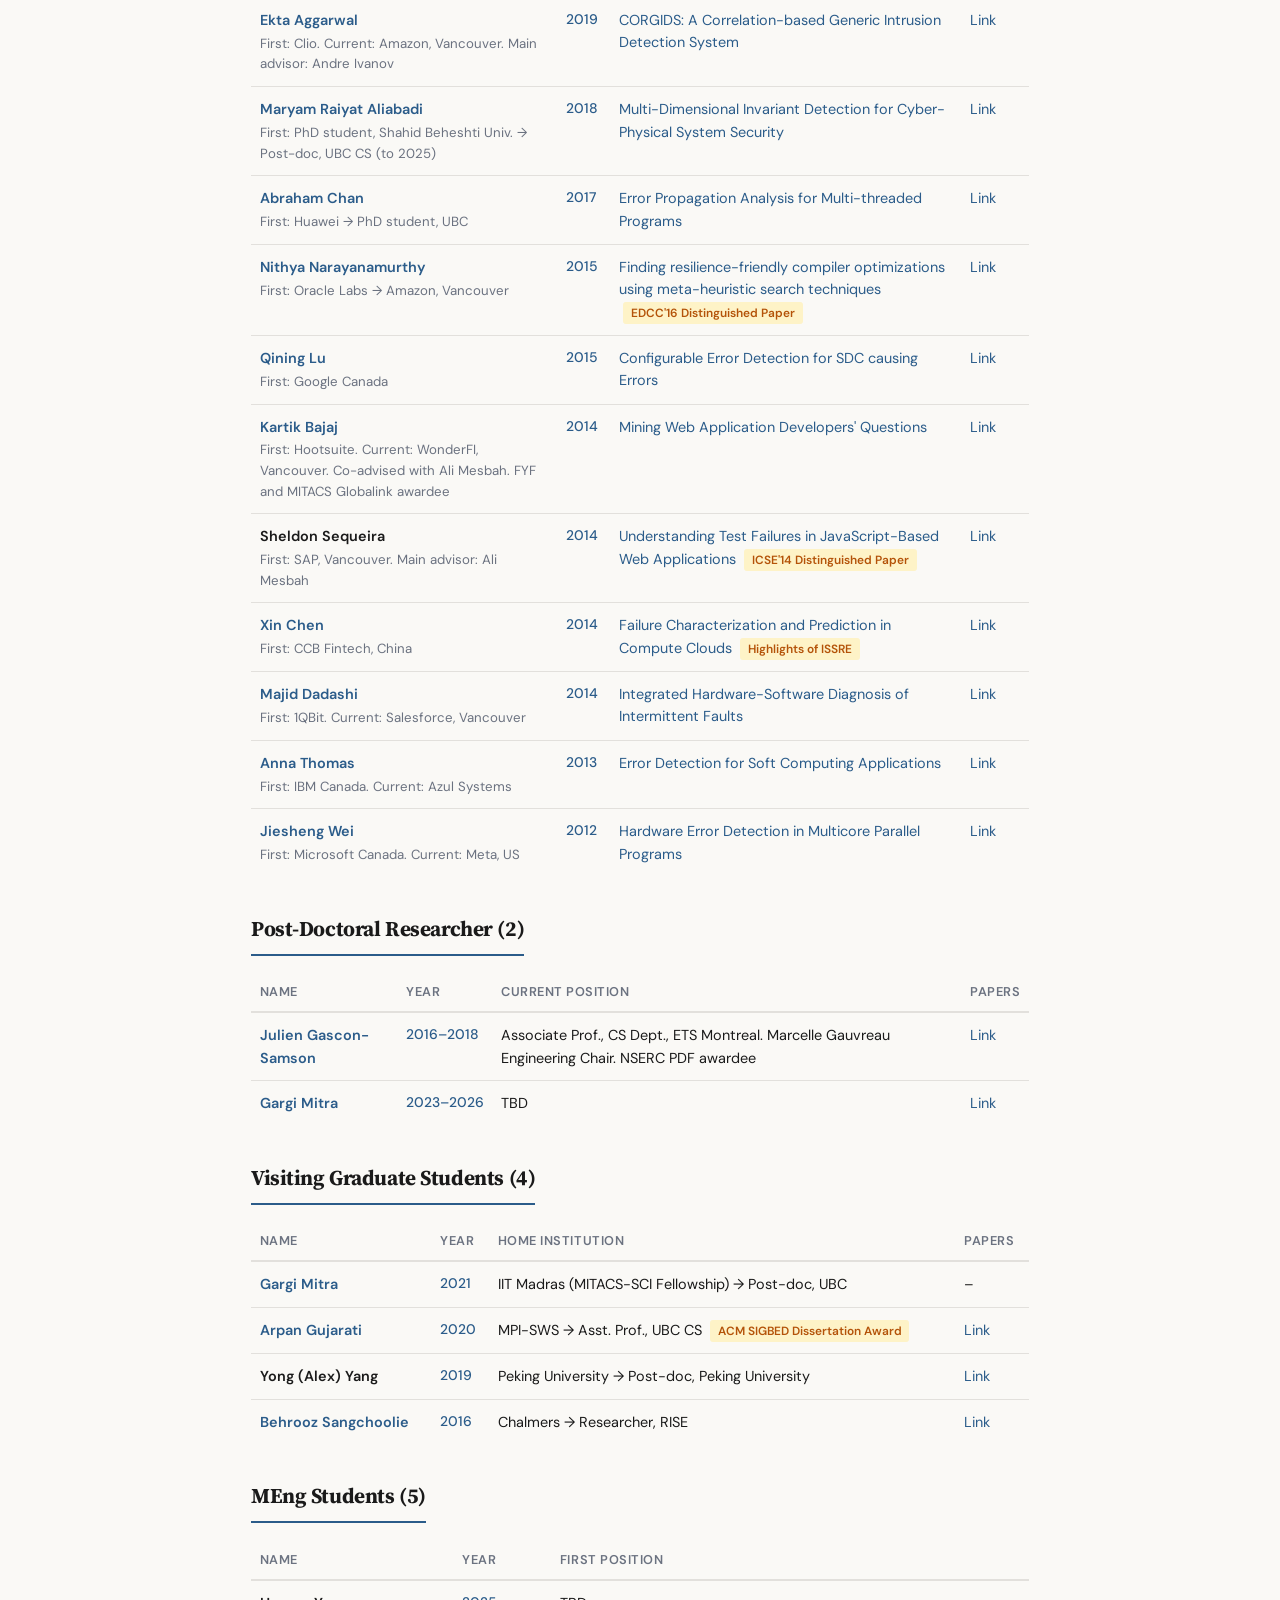
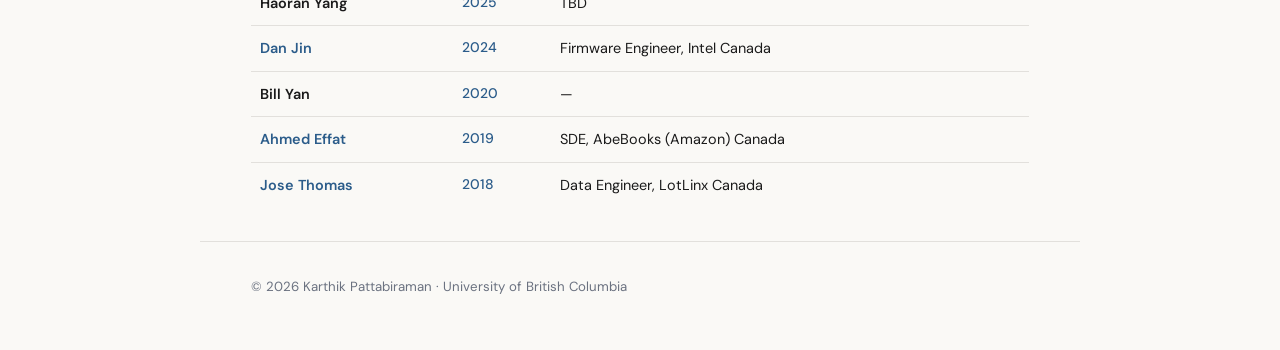
<file: alumni.html>
<!DOCTYPE html>

<html lang="en">
<head>
<meta charset="UTF-8">
<meta name="viewport" content="width=device-width, initial-scale=1.0">
<title>Alumni &mdash; Karthik Pattabiraman</title>
<link rel="canonical" href="https://people.ece.ubc.ca/~karthikp/alumni.html">
<meta name="description" content="Graduated PhD, MASc, MEng, postdoctoral and visiting students of the Dependable Systems Lab at UBC.">
<meta property="og:type" content="website">
<meta property="og:site_name" content="Karthik Pattabiraman">
<meta property="og:url" content="https://people.ece.ubc.ca/~karthikp/alumni.html">
<meta property="og:title" content="Alumni &mdash; Karthik Pattabiraman">
<meta property="og:description" content="Graduated PhD, MASc, MEng, postdoctoral and visiting students of the Dependable Systems Lab at UBC.">
<meta property="og:image" content="https://karthikp-ubc.github.io/og-home.png">
<meta property="og:image:width" content="1200">
<meta property="og:image:height" content="630">
<meta property="og:image:alt" content="Karthik Pattabiraman, Professor of Electrical and Computer Engineering at UBC, and the four research thrusts of the Dependable Systems Lab">
<meta name="twitter:card" content="summary_large_image">
<link rel="preconnect" href="https://fonts.googleapis.com">
<link rel="preconnect" href="https://fonts.gstatic.com" crossorigin>
<link href="https://fonts.googleapis.com/css2?family=Source+Serif+4:ital,opsz,wght@0,8..60,300;0,8..60,400;0,8..60,600;0,8..60,700;1,8..60,400&family=DM+Sans:ital,opsz,wght@0,9..40,400;0,9..40,500;0,9..40,600;1,9..40,400&display=swap" rel="stylesheet">
<link rel="stylesheet" href="style.css">
</head>

<body>

<nav>
  <div class="nav-inner">
    <a href="index.html" class="nav-name">Karthik Pattabiraman</a>
    <ul>
      <li><a href="index.html">Home</a></li>
      <li><a href="publications.html">All Papers</a></li>
      <li><a href="selected-papers.html">Selected Papers</a></li>
      <li><a href="awards.html">Awards</a></li>
      <li><a href="alumni.html" class="active">Alumni</a></li>
      <li><a href="index.html#contact">Contact</a></li>
    </ul>
  </div>
</nav>

<section>
  <h1 class="page-title">Graduated Students</h1>
  <p class="page-subtitle">
    14 PhDs &middot; 26 MASc &middot; 2 Post-doc &middot; 5 MEng &middot; 4 Visiting students<br>
    For current lab members, see the <a href="https://blogs.ubc.ca/dependablesystemslab/people/">Dependable Systems Lab</a>.
  </p>

  <h2 class="sub-section-title">PhD Students (14)</h2>
  <table class="alumni-table">
    <thead><tr><th>Name</th><th>Year</th><th>Thesis</th><th>Papers</th></tr></thead>
    <tbody>
      <tr><td><span class="alumni-name"><a href="https://jungkumseok.com/">Kumseok Jung</a></span><div class="first-pos">First: Post-doc Researcher, UBC. Co-advised with Sathish Gopalakrishnan. </div></td><td class="degree-cell">2026</td><td> <a href="https://open.library.ubc.ca/soa/cIRcle/collections/ubctheses/24/items/1.0451974">A middleware framework for quality of service management and information flow control across the cloud-edge continuum</a> <span class="award-badge">SEC'21 Best Demo</span> </td><td><a href="https://blogs.ubc.ca/dependablesystemslab/tag/kumseok/">Link</a></td></tr>
      <tr><td><span class="alumni-name"><a href="https://people.ece.ubc.ca/abrahamc/">Abraham Chan</a></span><div class="first-pos">First: Post-doc, UBC. Current: ERA Fellow, University of Cambridge, UK. Co-advised with Sathish Gopalakrishnan. NSERC PGS(D) and FYF awardee</div></td><td class="degree-cell">2026</td><td><a href="https://open.library.ubc.ca/soa/cIRcle/collections/ubctheses/24/items/1.0451918">Building resilient ML applications using ensembles against faulty training data</a> <span class="award-badge">DSN'26 Best Paper and Distinguished Paper</span><span class="award-badge">QRS'21 Best Paper</span><span class="award-badge">Best of SELSE'23</span></td><td><a href="https://blogs.ubc.ca/dependablesystemslab/tag/abraham/">Link</a></td></tr>
      <tr><td><span class="alumni-name"><a href="https://dashpritam.github.io/">Pritam Dash</a></span><div class="first-pos">First: Senior Researcher, Huawei Canada. FYF awardee</div></td><td class="degree-cell">2025</td><td><a href="https://open.library.ubc.ca/soa/cIRcle/collections/ubctheses/24/items/1.0450872">Software solutions for mitigating physical attacks against robotic autonomous vehicles</a> <span class="award-badge">William C. Carter Award</span> <span class="award-badge">DSN'21 Best Paper</span> <span class="award-badge">CPS Rising Star 2024</span></td><td><a href="https://blogs.ubc.ca/dependablesystemslab/tag/pritam/">Link</a></td></tr>
      <tr><td><span class="alumni-name"><a href="https://people.ece.ubc.ca/zitaoc/">Zitao Chen</a></span><div class="first-pos">First: Asst. Prof., U. Kansas. FYF awardee</div></td><td class="degree-cell">2025</td><td><a href="https://open.library.ubc.ca/soa/cIRcle/collections/ubctheses/24/items/1.0450322">Advancing Privacy and Accountability in Machine Learning</a> <span class="award-badge">APSC Dean's graduate thesis award</span><span class="award-badge">DSN'21 Best Paper</span><span class="award-badge">DSN'21 Best Paper Runner-Up</span> <span class="award-badge">IEEE TPTR 2024</span> <span class="award-badge">DAAD Fellowship</span></td><td><a href="https://blogs.ubc.ca/dependablesystemslab/tag/zitao/">Link</a></td></tr>
      <tr><td><span class="alumni-name"><a href="https://www.asemghaleb.com/">Asem Ghaleb</a></span><div class="first-pos">First: Research Engineer, Huawei Canada. Co-advised with Julia Rubin. FYF awardee</div></td><td class="degree-cell">2023</td><td><a href="http://hdl.handle.net/2429/85462">Static Analysis Approaches for Finding Vulnerabilities in Smart Contracts</a></td><td><a href="https://blogs.ubc.ca/dependablesystemslab/tag/asem/">Link</a></td></tr>
      <tr><td><span class="alumni-name"><a href="https://www.linkedin.com/in/rafiuzzaman-06/">Mohammad Rafiuzzaman</a></span><div class="first-pos">First: Instructor, BCIT. Co-advised with Sathish Gopalakrishnan. IDF awardee</div></td><td class="degree-cell">2023</td><td><a href="http://hdl.handle.net/2429/84236">An observation-based runtime configuration framework for the front-end network edge</a></td><td><a href="https://blogs.ubc.ca/dependablesystemslab/tag/rafi/">Link</a></td></tr>
      <tr><td><span class="alumni-name"><a href="https://blogs.ubc.ca/mehdi/">Mehdi Karimibiuki</a></span><div class="first-pos">First: Sr. Security Eng., Sierra Wireless. Current: CTO, Fractional Inc. Main advisor: Andre Ivanov. FYF awardee</div></td><td class="degree-cell">2020</td><td><a href="http://hdl.handle.net/2429/74291">Addressing Security in Drone Systems Through Authorization and Fake Object Detection</a></td><td><a href="https://blogs.ubc.ca/dependablesystemslab/tag/mehdi/">Link</a></td></tr>
      <tr><td><span class="alumni-name"><a href="https://flyree.github.io/">Bo Fang</a></span><div class="first-pos">First: PNNL &rarr; Asst. Prof., UT Arlington. Co-advised with Matei Ripeanu</div></td><td class="degree-cell">2020</td><td><a href="http://hdl.handle.net/2429/73711">Approaches for Building Error Resilient Applications</a> <span class="award-badge">William C. Carter Award</span> <span class="award-badge">SIGHPC Honorable Mention</span> <span class="award-badge">NSERC PDF (#2 in CS)</span></td><td><a href="https://blogs.ubc.ca/dependablesystemslab/tag/Bo/">Link</a></td></tr>
      <tr><td><span class="alumni-name"><a href="https://www.ece.ufl.edu/people/faculty/guanpeng-li/">Guanpeng (Justin) Li</a></span><div class="first-pos">First: Post-doc, UIUC &rarr; Asst. Prof., U. Iowa, &rarr; Assoc. Prof., U. Florida. FYF awardee</div></td><td class="degree-cell">2019</td><td><a href="https://open.library.ubc.ca/cIRcle/collections/ubctheses/24/items/1.0376650">Understanding and Modeling Error Propagation in Programs</a> <span class="award-badge">SPEC Dixit Dissertation Award</span> <span class="award-badge">DSN'18 Runner-Up</span> <span class="award-badge">NSERC PDF</span> <span class="award-badge">TCHPC Early Career 2024</span></td><td><a href="https://blogs.ubc.ca/dependablesystemslab/tag/justin/">Link</a></td></tr>
      <tr><td><span class="alumni-name"><a href="https://www.sfu.ca/computing/people/faculty/sabaalimadadi.html">Saba Alimadadi</a></span><div class="first-pos">First: Post-doc, Northeastern &rarr; Asst. Prof., SFU. Main advisor: Ali Mesbah. NSERC PDF (#1 in CS)</div></td><td class="degree-cell">2017</td><td><a href="https://open.library.ubc.ca/cIRcle/collections/ubctheses/24/items/1.0357369">Understanding Motifs of Program Behavior and Change</a> <span class="award-badge">ICSE'14 Distinguished Paper</span></td><td><a href="https://blogs.ubc.ca/dependablesystemslab/tag/Saba/">Link</a></td></tr>
      <tr><td><span class="alumni-name"><a href="http://www.ece.ubc.ca/~faridm/">Farid Molazem Tabrizi</a></span><div class="first-pos">First: Google, Mountain View</div></td><td class="degree-cell">2017</td><td><a href="https://open.library.ubc.ca/cIRcle/collections/ubctheses/24/items/1.0357148">Security Analysis and Intrusion Detection for Smart Embedded Systems</a> <span class="award-badge">EDCC'15 Distinguished Paper</span> <span class="award-badge">TECS Best Paper 2020</span></td><td><a href="https://blogs.ubc.ca/dependablesystemslab/tag/Farid/">Link</a></td></tr>
      <tr><td><span class="alumni-name"><a href="http://www.ece.ubc.ca/~frolino/">Frolin Ocariza Jr.</a></span><div class="first-pos">First: SAP, Vancouver. Co-advised with Ali Mesbah. NSERC CGS(D) and FYF awardee</div></td><td class="degree-cell">2016</td><td><a href="https://open.library.ubc.ca/cIRcle/collections/ubctheses/24/items/1.0319058">On the Detection, Localization and Repair of Client-Side JavaScript Faults</a></td><td><a href="https://blogs.ubc.ca/dependablesystemslab/tag/Frolin/">Link</a></td></tr>
      <tr><td><span class="alumni-name"><a href="http://www.ece.ubc.ca/~shabnamm/">Shabnam Mirshokraie</a></span><div class="first-pos">First: Startup co-founder. Current: Software Eng., Salesforce. Main advisor: Ali Mesbah</div></td><td class="degree-cell">2015</td><td><a href="https://open.library.ubc.ca/cIRcle/collections/ubctheses/24/items/1.0167728">Effective Test Generation and Adequacy Assessment for JavaScript-based Web Applications</a> <span class="award-badge">ICST'13 Runner-Up</span></td><td><a href="https://blogs.ubc.ca/dependablesystemslab/tag/Shabnam/">Link</a></td></tr>
      <tr><td><span class="alumni-name"><a href="https://blogs.ubc.ca/lrashid/">Layali Rashid</a></span><div class="first-pos">First: Qualcomm &rarr; DL Architect, NVIDIA. Co-advised with Sathish Gopalakrishnan. NSERC CGS(D) and FYF awardee</div></td><td class="degree-cell">2013</td><td><a href="https://circle.ubc.ca/handle/2429/44307">Tolerating Intermittent Hardware Errors: Characterization, Diagnosis &amp; Recovery</a></td><td><a href="https://blogs.ubc.ca/dependablesystemslab/tag/layali/">Link</a></td></tr>
    </tbody>
  </table>

  <h2 class="sub-section-title">MASc Students (26)</h2>
  <table class="alumni-table">
    <thead><tr><th>Name</th><th>Year</th><th>Thesis</th><th>Papers</th></tr></thead>
    <tbody>
      <tr><td><span class="alumni-name"><a href="https://ca.linkedin.com/in/yuqiliu617">Yuqi Liu</a></span><div class="first-pos">First: TBD</div></td><td class="degree-cell">2026</td><td><a href="https://open.library.ubc.ca/soa/cIRcle/collections/ubctheses/24/items/1.0452078">The evolution and automated analysis of reentrancy attacks on EVM blockchains</a><span class="award-badge">Blockchain Pathways Fellowship</span></td> <td><a href="https://blogs.ubc.ca/dependablesystemslab/tag/yuqi/">Link</a></td></tr>
      <tr><td><span class="alumni-name"><a href="https://www.linkedin.com/in/mani-sadati/">Seyedmani Sadati</a></span><div class="first-pos">First: Huawei Canada</div></td><td class="degree-cell">2025</td><td><a href="https://open.library.ubc.ca/soa/cIRcle/collections/ubctheses/24/items/1.0451035">Reliability Analysis of Deep Learning Accelerators via Software-Level Fault Injection</a><span class="award-badge">DSN'26 Best Paper</span><span class="award-badge">DSN'26 Distinguished Paper</span></td><td><a href="https://blogs.ubc.ca/dependablesystemslab/tag/mani/">Link</a></td></tr>
      <tr><td><span class="alumni-name"><a href="https://people.ece.ubc.ca/hallaj/">Mohammadreza Hallajiyan</a></span><div class="first-pos">First: Seaspan LLC, Vancouver</div></td><td class="degree-cell">2024</td><td>System-Theoretic Process Analysis for Security for AI/ML-enabled Medical Devices</td><td><a href="https://blogs.ubc.ca/dependablesystemslab/tag/Mohammadreza/">Link</a></td></tr>
      <tr><td><span class="alumni-name"><a href="https://www.linkedin.com/in/amirhmi1377/">Amirhossein Ahmadi</a></span><div class="first-pos">First: Huawei, Vancouver. Main advisor: Matei Ripeanu</div></td><td class="degree-cell">2024</td><td><a href="https://open.library.ubc.ca/soa/cIRcle/collections/ubctheses/24/items/1.0441533">EdgeEngine: a thermal-aware optimization framework for edge inference</a> <span class="award-badge">EdgeSys'23 Best Paper</span></td><td><a href="https://blogs.ubc.ca/dependablesystemslab/tag/amir/">Link</a></td></tr>
      <tr><td><span class="alumni-name"><a href="https://elaineyao.github.io/">Yingao (Elaine) Yao</a></span><div class="first-pos">First: Fortinet, Vancouver &rarr; PhD student, Cornell University</div></td><td class="degree-cell">2023</td><td><a href="https://open.library.ubc.ca/soa/cIRcle/collections/ubctheses/24/items/1.0438284">Framework for discovering GPS spoofing attacks in drone swarms</a></td><td><a href="https://blogs.ubc.ca/dependablesystemslab/tag/elaine/">Link</a></td></tr>
      <tr><td><span class="alumni-name"><a href="https://uditagarwal.in/">Udit Agarwal</a></span><div class="first-pos">First: Huawei, Vancouver</div></td><td class="degree-cell">2023</td><td><a href="https://open.library.ubc.ca/soa/cIRcle/collections/ubctheses/24/items/1.0435699">Assessing the Resilience of Machine Learning Models</a> <span class="award-badge">Best of SELSE'23</span></td><td><a href="https://blogs.ubc.ca/dependablesystemslab/tag/udit/">Link</a></td></tr>
      <tr><td><span class="alumni-name"><a href="https://www.linkedin.com/in/ali-asgari-51981884/">Ali Asgari</a></span><div class="first-pos">First: Electronic Arts, Vancouver. Co-advised with Prashant Nair</div></td><td class="degree-cell">2022</td><td><a href="http://hdl.handle.net/2429/83530">Structural Coding: a low-cost scheme to protect CNNs from large-granularity memory errors</a> <span class="award-badge">AISafety'21 Best Paper Nominee</span></td><td><a href="https://blogs.ubc.ca/dependablesystemslab/tag/ali/">Link</a></td></tr>
      <tr><td><span class="alumni-name"><a href="https://blockchain.ubc.ca/people/rui-xi">Rui Xi</a></span><div class="first-pos">First: PhD student, UBC</div></td><td class="degree-cell">2022</td><td><a href="https://open.library.ubc.ca/soa/cIRcle/collections/ubctheses/24/items/1.0416021">A Large-Scale Empirical Study of Low-Level Function Use in Ethereum Smart Contracts and Automated Replacement</a></td><td><a href="https://blogs.ubc.ca/dependablesystemslab/tag/rui/">Link</a></td></tr>
      <tr><td><span class="alumni-name"><a href="https://www.linkedin.com/in/niranjhana-narayanan-8742b2137/">Niranjhana Narayanan</a></span><div class="first-pos">First: Neat Inc., Norway</div></td><td class="degree-cell">2021</td><td><a href="http://hdl.handle.net/2429/77963">Fault Injection in Machine Learning Applications</a> <span class="award-badge">QRS'21 Best Paper</span></td><td><a href="https://blogs.ubc.ca/dependablesystemslab/tag/Niranjhana/">Link</a></td></tr>
      <tr><td><span class="alumni-name"><a href="https://jungkumseok.com/">Kumseok Jung</a></span><div class="first-pos">&rarr; PhD student, UBC</div></td><td class="degree-cell">2021</td><td><a href="https://open.library.ubc.ca/cIRcle/collections/ubctheses/24/items/1.0395872">Platform-independent live process migration for edge computing applications</a></td><td><a href="https://blogs.ubc.ca/dependablesystemslab/tag/kumseok/">Link</a></td></tr>
      <tr><td><span class="alumni-name">Pritam Dash</span><div class="first-pos">&rarr; PhD student, UBC</div></td><td class="degree-cell">2020</td><td><a href="http://hdl.handle.net/2429/75745">Security Analysis of Robotic Vehicles Protected by Control-based Techniques</a></td><td><a href="https://blogs.ubc.ca/dependablesystemslab/tag/pritam/">Link</a></td></tr>
      <tr><td><span class="alumni-name"><a href="https://www.linkedin.com/in/aarti-kashyap-545b401a2/">Aarti Kashyap</a></span><div class="first-pos">&rarr; PhD student, UBC CS. </div></td><td class="degree-cell">2020</td><td><a href="http://hdl.handle.net/2429/75393">Security Analysis of Deep Neural Network-Based Cyber-Physical Systems</a><span class="award-badge">Heidelberg Laureate Forum invitee</span></td><td>&ndash;</td></tr>
      <tr><td><span class="alumni-name"><a href="https://www.linkedin.com/in/abanwer/">Abdul Rehman Anwer</a></span><div class="first-pos">First: Huawei Canada</div></td><td class="degree-cell">2020</td><td><a href="http://hdl.handle.net/2429/74708">Efficient Modeling of Error Propagation in GPU Programs</a></td><td><a href="https://blogs.ubc.ca/dependablesystemslab/tag/Abdul/">Link</a></td></tr>
      <tr><td><span class="alumni-name"><a href="https://www.linkedin.com/in/zitao-chen-73b81399/">Zitao Chen</a></span><div class="first-pos">&rarr; PhD student, UBC</div></td><td class="degree-cell">2020</td><td><a href="https://open.library.ubc.ca/cIRcle/collections/ubctheses/24/items/1.0389875">Understanding and Improving the Error Resilience of Machine Learning Systems</a></td><td><a href="https://blogs.ubc.ca/dependablesystemslab/tag/zitao/">Link</a></td></tr>
      <tr><td><span class="alumni-name"><a href="https://www.linkedin.com/in/lucas-palazzi-41b3381a1/">Lucas Palazzi</a></span><div class="first-pos">First: Data Realm Inc.</div></td><td class="degree-cell">2019</td><td><a href="http://hdl.handle.net/2429/71948">Experimental evaluation of software-implemented fault injection at different levels of abstraction</a></td><td><a href="https://blogs.ubc.ca/dependablesystemslab/tag/Lucas/">Link</a></td></tr>
      <tr><td><span class="alumni-name"><a href="https://www.linkedin.com/in/ekta-aggarwal-b066855b/">Ekta Aggarwal</a></span><div class="first-pos">First: Clio. Current: Amazon, Vancouver. Main advisor: Andre Ivanov</div></td><td class="degree-cell">2019</td><td><a href="http://hdl.handle.net/2429/69740">CORGIDS: A Correlation-based Generic Intrusion Detection System</a></td><td><a href="https://blogs.ubc.ca/dependablesystemslab/tag/ekta/">Link</a></td></tr>
      <tr><td><span class="alumni-name"><a href="https://www.linkedin.com/in/maryamraiyataliabadi">Maryam Raiyat Aliabadi</a></span><div class="first-pos">First: PhD student, Shahid Beheshti Univ. &rarr; Post-doc, UBC CS (to 2025)</div></td><td class="degree-cell">2018</td><td><a href="http://hdl.handle.net/2429/65643">Multi-Dimensional Invariant Detection for Cyber-Physical System Security</a></td><td><a href="https://blogs.ubc.ca/dependablesystemslab/tag/Maryam/">Link</a></td></tr>
      <tr><td><span class="alumni-name"><a href="https://people.ece.ubc.ca/abrahamc/">Abraham Chan</a></span><div class="first-pos">First: Huawei &rarr; PhD student, UBC</div></td><td class="degree-cell">2017</td><td><a href="https://open.library.ubc.ca/cIRcle/collections/ubctheses/24/items/1.0354487">Error Propagation Analysis for Multi-threaded Programs</a></td><td><a href="https://blogs.ubc.ca/dependablesystemslab/tag/abraham/">Link</a></td></tr>
      <tr><td><span class="alumni-name"><a href="https://www.linkedin.com/in/nithyanarayanamurthy/">Nithya Narayanamurthy</a></span><div class="first-pos">First: Oracle Labs &rarr; Amazon, Vancouver</div></td><td class="degree-cell">2015</td><td><a href="https://circle.ubc.ca/handle/2429/54951">Finding resilience-friendly compiler optimizations using meta-heuristic search techniques</a> <span class="award-badge">EDCC'16 Distinguished Paper</span></td><td><a href="https://blogs.ubc.ca/dependablesystemslab/tag/Nithya/">Link</a></td></tr>
      <tr><td><span class="alumni-name"><a href="https://www.linkedin.com/pub/qining-lu/44/102/864">Qining Lu</a></span><div class="first-pos">First: Google Canada</div></td><td class="degree-cell">2015</td><td><a href="https://circle.ubc.ca/handle/2429/52144">Configurable Error Detection for SDC causing Errors</a></td><td><a href="https://blogs.ubc.ca/dependablesystemslab/tag/Qining/">Link</a></td></tr>
      <tr><td><span class="alumni-name"><a href="http://ece.ubc.ca/~kbajaj/">Kartik Bajaj</a></span><div class="first-pos">First: Hootsuite. Current: WonderFI, Vancouver. Co-advised with Ali Mesbah. FYF and MITACS Globalink awardee</div></td><td class="degree-cell">2014</td><td><a href="https://circle.ubc.ca/handle/2429/51459">Mining Web Application Developers&#x27; Questions</a></td><td><a href="https://blogs.ubc.ca/dependablesystemslab/tag/kartik/">Link</a></td></tr>
      <tr><td><span class="alumni-name">Sheldon Sequeira</span><div class="first-pos">First: SAP, Vancouver. Main advisor: Ali Mesbah</div></td><td class="degree-cell">2014</td><td><a href="https://circle.ubc.ca/bitstream/handle/2429/50814/ubc_2014_november_sequeira_sheldon.pdf">Understanding Test Failures in JavaScript-Based Web Applications</a> <span class="award-badge">ICSE'14 Distinguished Paper</span></td><td><a href="https://blogs.ubc.ca/dependablesystemslab/tag/Sheldon/">Link</a></td></tr>
      <tr><td><span class="alumni-name"><a href="https://www.linkedin.com/pub/xin-chen/48/220/a0">Xin Chen</a></span><div class="first-pos">First: CCB Fintech, China</div></td><td class="degree-cell">2014</td><td><a href="http://hdl.handle.net/2429/50871">Failure Characterization and Prediction in Compute Clouds</a> <span class="award-badge">Highlights of ISSRE</span></td><td><a href="https://blogs.ubc.ca/dependablesystemslab/tag/Xin/">Link</a></td></tr>
      <tr><td><span class="alumni-name"><a href="https://www.linkedin.com/in/mdadashi">Majid Dadashi</a></span><div class="first-pos">First: 1QBit. Current: Salesforce, Vancouver</div></td><td class="degree-cell">2014</td><td><a href="https://circle.ubc.ca/handle/2429/50059">Integrated Hardware-Software Diagnosis of Intermittent Faults</a></td><td><a href="https://blogs.ubc.ca/dependablesystemslab/tag/Majid/">Link</a></td></tr>
      <tr><td><span class="alumni-name"><a href="http://www.linkedin.com/in/annamariathomas">Anna Thomas</a></span><div class="first-pos">First: IBM Canada. Current: Azul Systems</div></td><td class="degree-cell">2013</td><td><a href="https://circle.ubc.ca/handle/2429/44811">Error Detection for Soft Computing Applications</a></td><td><a href="https://blogs.ubc.ca/dependablesystemslab/tag/Anna/">Link</a></td></tr>
      <tr><td><span class="alumni-name"><a href="http://www.ece.ubc.ca/~jwei/">Jiesheng Wei</a></span><div class="first-pos">First: Microsoft Canada. Current: Meta, US</div></td><td class="degree-cell">2012</td><td><a href="https://circle.ubc.ca/handle/2429/42961">Hardware Error Detection in Multicore Parallel Programs</a></td><td><a href="https://blogs.ubc.ca/dependablesystemslab/tag/Jiesheng/">Link</a></td></tr>
    </tbody>
  </table>

  <h2 class="sub-section-title">Post-Doctoral Researcher (2)</h2>
  <table class="alumni-table">
    <thead><tr><th>Name</th><th>Year</th><th>Current Position</th><th>Papers</th></tr></thead>
    <tbody>
      <tr><td><span class="alumni-name"><a href="http://juliengs.com/">Julien Gascon-Samson</a></span></td><td class="degree-cell">2016&ndash;2018</td><td>Associate Prof., CS Dept., ETS Montreal. Marcelle Gauvreau Engineering Chair. NSERC PDF awardee</td><td><a href="https://blogs.ubc.ca/dependablesystemslab/tag/Julien/">Link</a></td></tr>
      <tr><td><span class="alumni-name"><a href="https://gargi-mitra.github.io/website/">Gargi Mitra</a></span></td><td class="degree-cell">2023&ndash;2026</td><td>TBD</td><td><a href="https://blogs.ubc.ca/dependablesystemslab/tag/Gargi/">Link</a></td></tr>
    </tbody>
  </table>

  <h2 class="sub-section-title">Visiting Graduate Students (4)</h2>
  <table class="alumni-table">
    <thead><tr><th>Name</th><th>Year</th><th>Home Institution</th><th>Papers</th></tr></thead>
    <tbody>
      <tr><td><span class="alumni-name"><a href="https://www.linkedin.com/in/gargimitraiitm/">Gargi Mitra</a></span></td><td class="degree-cell">2021</td><td>IIT Madras (MITACS-SCI Fellowship) &rarr; Post-doc, UBC</td><td>&ndash;</td></tr>
      <tr><td><span class="alumni-name"><a href="https://arpangujarati.github.io/">Arpan Gujarati</a></span></td><td class="degree-cell">2020</td><td>MPI-SWS &rarr; Asst. Prof., UBC CS <span class="award-badge">ACM SIGBED Dissertation Award</span></td><td><a href="https://blogs.ubc.ca/dependablesystemslab/tag/Arpan/">Link</a></td></tr>
      <tr><td><span class="alumni-name">Yong (Alex) Yang</span></td><td class="degree-cell">2019</td><td>Peking University &rarr; Post-doc, Peking University</td><td><a href="https://blogs.ubc.ca/dependablesystemslab/tag/Alex/">Link</a></td></tr>
      <tr><td><span class="alumni-name"><a href="https://www.chalmers.se/en/staff/Pages/behrooz-sangchoolie.aspx">Behrooz Sangchoolie</a></span></td><td class="degree-cell">2016</td><td>Chalmers &rarr; Researcher, RISE</td><td><a href="https://blogs.ubc.ca/dependablesystemslab/tag/Behrooz/">Link</a></td></tr>
    </tbody>
  </table>

  <h2 class="sub-section-title">MEng Students (5)</h2>
  <table class="alumni-table">
    <thead><tr><th>Name</th><th>Year</th><th>First Position</th><th></th></tr></thead>
    <tbody>
      <tr><td><span class="alumni-name">Haoran Yang</span></td><td class="degree-cell">2025</td><td>TBD</td><td></td></tr>
      <tr><td><span class="alumni-name"><a href="https://www.linkedin.com/in/dysjin/">Dan Jin</a></span></td><td class="degree-cell">2024</td><td>Firmware Engineer, Intel Canada</td><td></td></tr>
      <tr><td><span class="alumni-name">Bill Yan</span></td><td class="degree-cell">2020</td><td>&mdash;</td><td></td></tr>
      <tr><td><span class="alumni-name"><a href="https://www.linkedin.com/in/ahmed-effat/">Ahmed Effat</a></span></td><td class="degree-cell">2019</td><td>SDE, AbeBooks (Amazon) Canada</td><td></td></tr>
      <tr><td><span class="alumni-name"><a href="https://www.linkedin.com/in/josekidengan/">Jose Thomas</a></span></td><td class="degree-cell">2018</td><td>Data Engineer, LotLinx Canada</td><td></td></tr>
    </tbody>
  </table>

</section>

<footer>&copy; 2026 Karthik Pattabiraman &middot; University of British Columbia</footer>
</body>
</html>
</file>
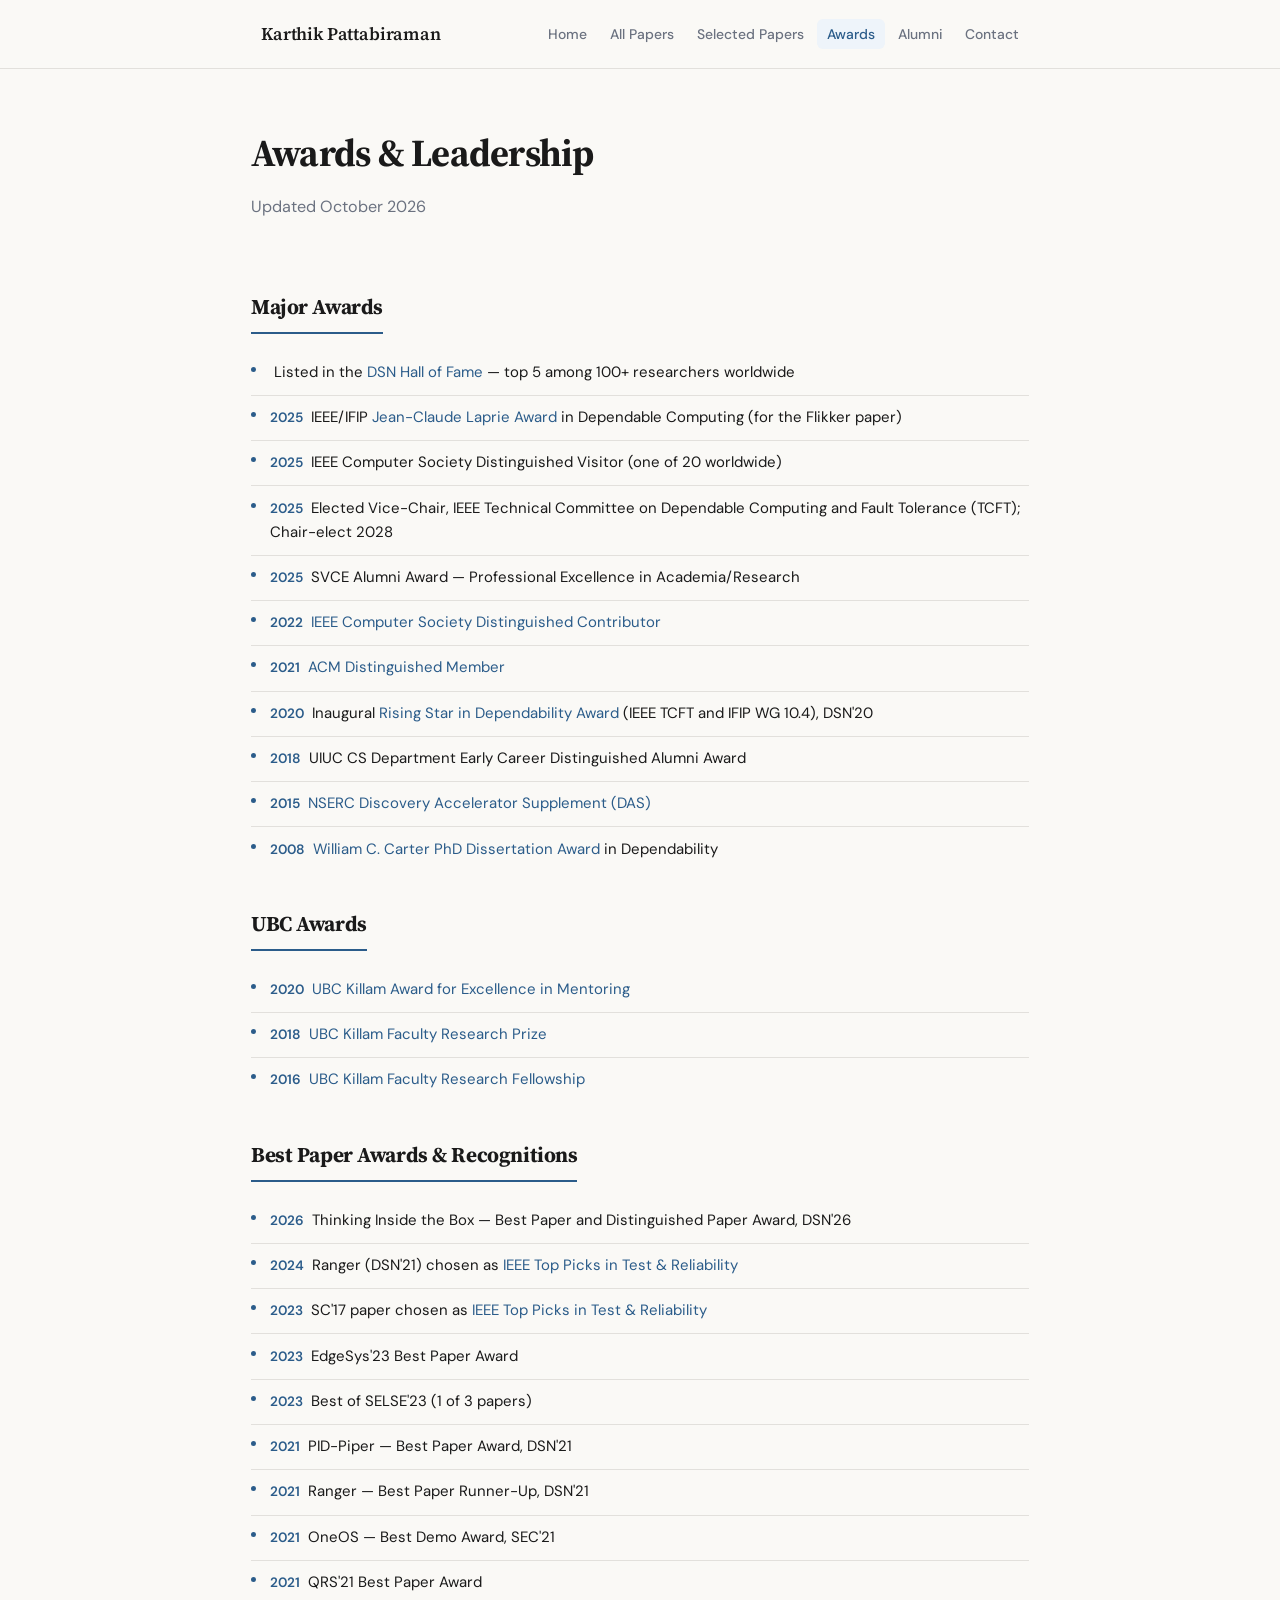
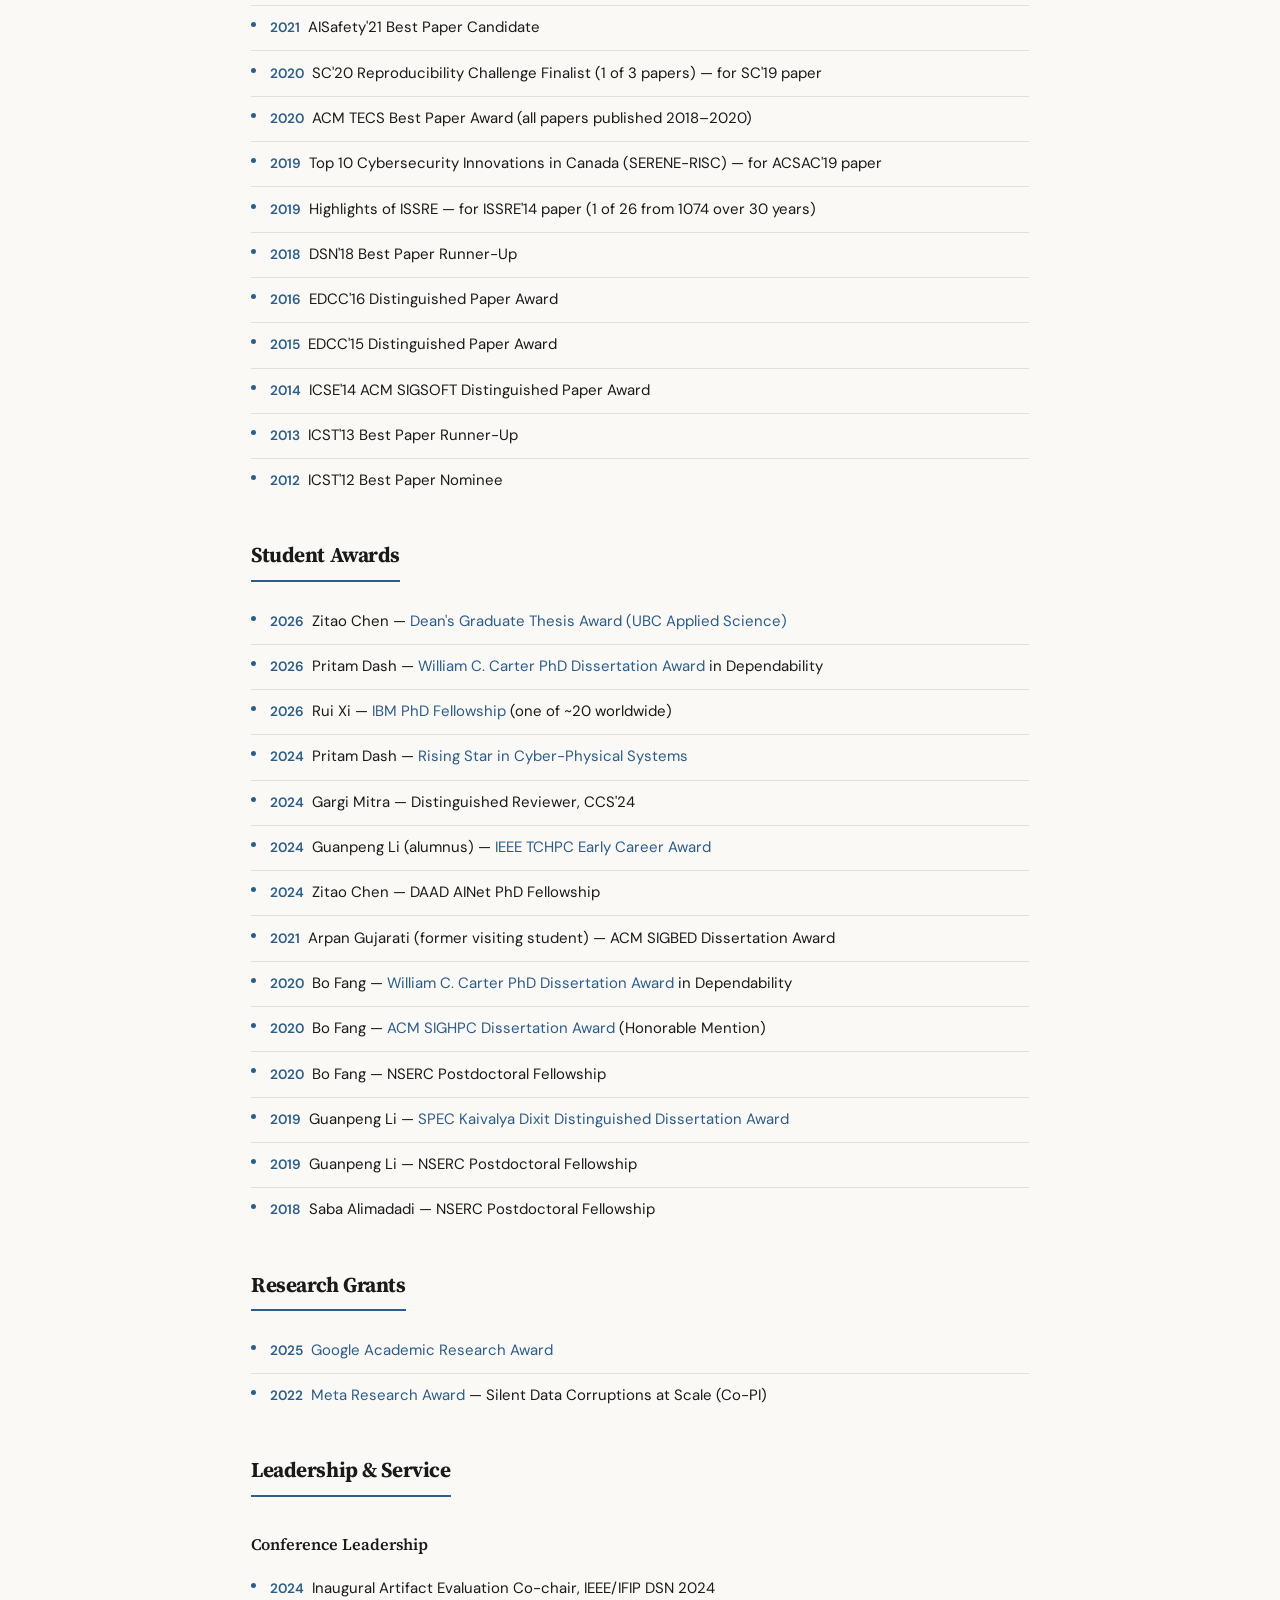
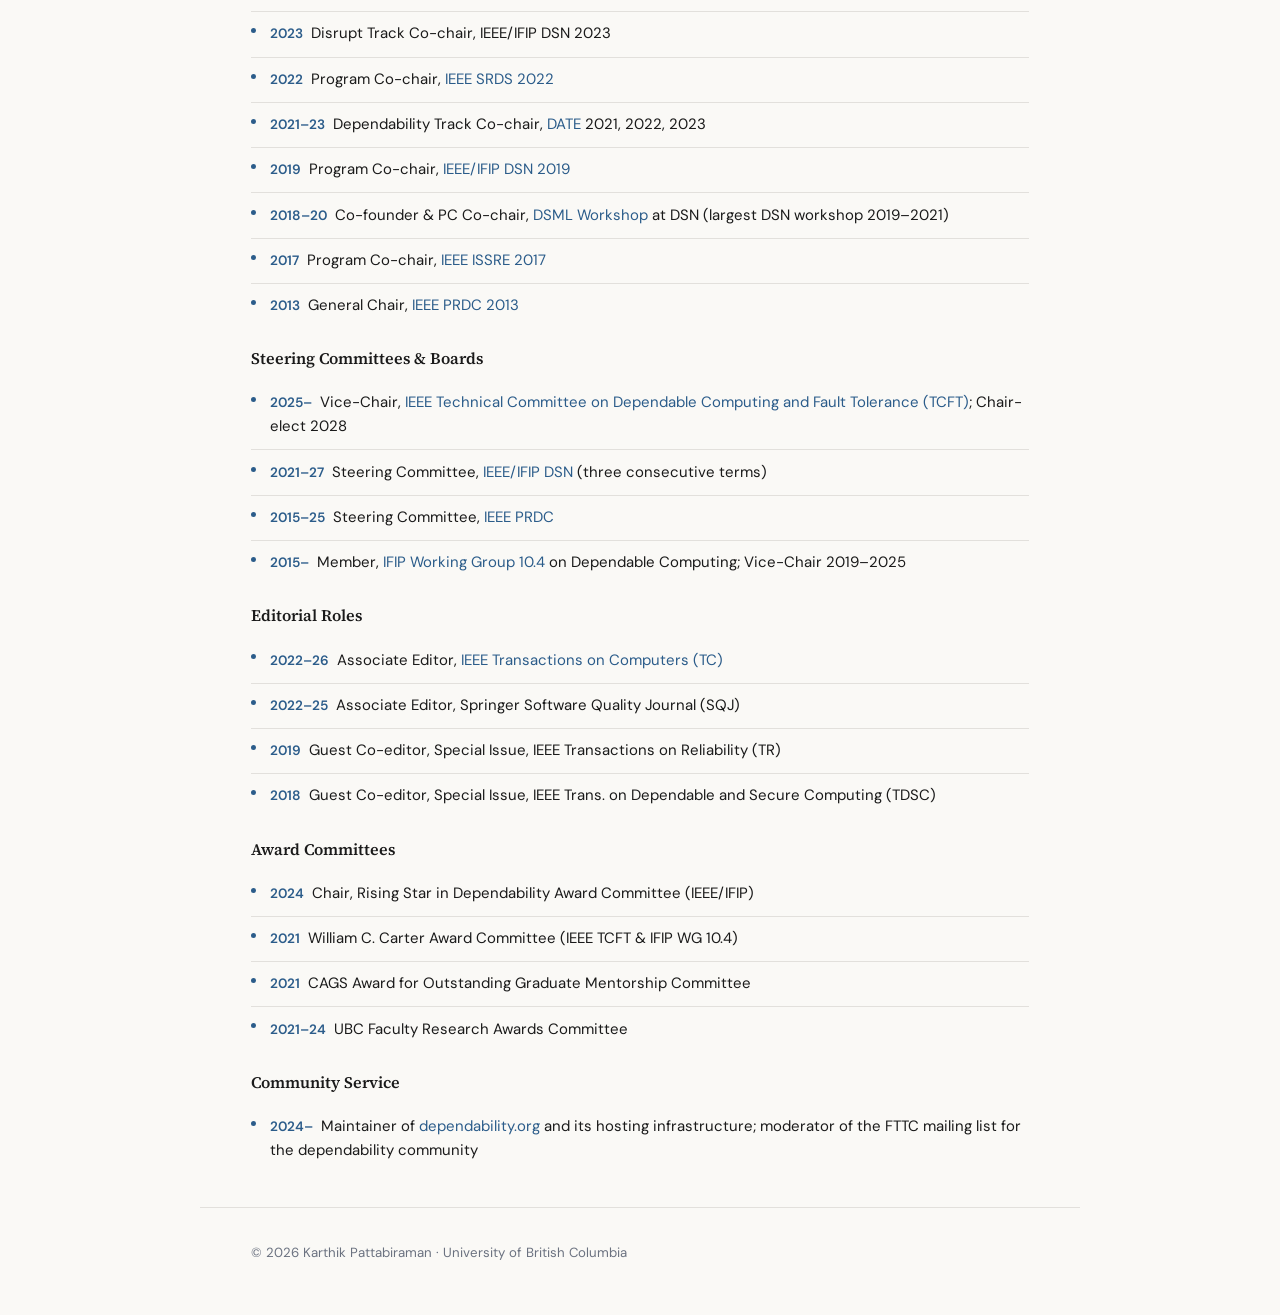
<file: awards.html>
<!DOCTYPE html>
<html lang="en">
<head>
<meta charset="UTF-8">
<meta name="viewport" content="width=device-width, initial-scale=1.0">
<title>Awards &mdash; Karthik Pattabiraman</title>
<link rel="canonical" href="https://people.ece.ubc.ca/~karthikp/awards.html">
<meta name="description" content="Awards and leadership roles of Karthik Pattabiraman and his students, including best paper awards and service in the dependable computing community.">
<meta property="og:type" content="website">
<meta property="og:site_name" content="Karthik Pattabiraman">
<meta property="og:url" content="https://people.ece.ubc.ca/~karthikp/awards.html">
<meta property="og:title" content="Awards &amp; Leadership &mdash; Karthik Pattabiraman">
<meta property="og:description" content="Awards and leadership roles of Karthik Pattabiraman and his students, including best paper awards and service in the dependable computing community.">
<meta property="og:image" content="https://karthikp-ubc.github.io/og-home.png">
<meta property="og:image:width" content="1200">
<meta property="og:image:height" content="630">
<meta property="og:image:alt" content="Karthik Pattabiraman, Professor of Electrical and Computer Engineering at UBC, and the four research thrusts of the Dependable Systems Lab">
<meta name="twitter:card" content="summary_large_image">
<link rel="preconnect" href="https://fonts.googleapis.com">
<link rel="preconnect" href="https://fonts.gstatic.com" crossorigin>
<link href="https://fonts.googleapis.com/css2?family=Source+Serif+4:ital,opsz,wght@0,8..60,300;0,8..60,400;0,8..60,600;0,8..60,700;1,8..60,400&family=DM+Sans:ital,opsz,wght@0,9..40,400;0,9..40,500;0,9..40,600;1,9..40,400&display=swap" rel="stylesheet">
<link rel="stylesheet" href="style.css">
</head>
<body>

<nav>
  <div class="nav-inner">
    <a href="index.html" class="nav-name">Karthik Pattabiraman</a>
    <ul>
      <li><a href="index.html">Home</a></li>
      <li><a href="publications.html">All Papers</a></li>
      <li><a href="selected-papers.html">Selected Papers</a></li>
      <li><a href="awards.html" class="active">Awards</a></li>
      <li><a href="alumni.html">Alumni</a></li>
      <li><a href="index.html#contact">Contact</a></li>
    </ul>
  </div>
</nav>

<section>
  <h1 class="page-title">Awards &amp; Leadership</h1>
  <p class="page-subtitle">Updated October 2026</p>

  <h2 class="sub-section-title">Major Awards</h2>
  <ul class="awards-list">
    <li><span class="year"></span>Listed in the <a href="https://engineering.purdue.edu/~sbagchi/dsn-hof.html">DSN Hall of Fame</a> &mdash; top 5 among 100+ researchers worldwide</li>
    <li><span class="year">2025</span> IEEE/IFIP <a href="https://www.dependability.org/?page_id=450">Jean-Claude Laprie Award</a> in Dependable Computing (for the Flikker paper)</li>
    <li><span class="year">2025</span> IEEE Computer Society Distinguished Visitor (one of 20 worldwide)</li>
    <li><span class="year">2025</span> Elected Vice-Chair, IEEE Technical Committee on Dependable Computing and Fault Tolerance (TCFT); Chair-elect 2028</li>
    <li><span class="year">2025</span> SVCE Alumni Award &mdash; Professional Excellence in Academia/Research</li>
    <li><span class="year">2022</span> <a href="https://ece.ubc.ca/faculty-perspective-professor-karthik-pattabiraman-named-a-distinguished-contributor-of-the-ieee-computer-society-class-of-2022/">IEEE Computer Society Distinguished Contributor</a></li>
    <li><span class="year">2021</span> <a href="https://ece.ubc.ca/karthik-pattabiraman-named-2021-distinguished-scientist-by-the-association-for-computing-machinery/">ACM Distinguished Member</a></li>
    <li><span class="year">2020</span> Inaugural <a href="https://www.dependability.org/rising-star.html">Rising Star in Dependability Award</a> (IEEE TCFT and IFIP WG 10.4), DSN'20</li>
    <li><span class="year">2018</span> UIUC CS Department Early Career Distinguished Alumni Award</li>
    <li><span class="year">2015</span> <a href="http://www.nserc-crsng.gc.ca/Professors-Professeurs/Grants-Subs/DGAS-SGSA_eng.asp">NSERC Discovery Accelerator Supplement (DAS)</a></li>
    <li><span class="year">2008</span> <a href="https://en.wikipedia.org/wiki/William_C._Carter_Award">William C. Carter PhD Dissertation Award</a> in Dependability</li>
  </ul>

  <h2 class="sub-section-title">UBC Awards</h2>
  <ul class="awards-list">
    <li><span class="year">2020</span> <a href="https://www.grad.ubc.ca/about-us/news/meet-2020-recipients-killam-awards-excellence-mentoring">UBC Killam Award for Excellence in Mentoring</a></li>
    <li><span class="year">2018</span> <a href="https://research.ubc.ca/research-excellence/awards-honours/faculty-research-award-winners">UBC Killam Faculty Research Prize</a></li>
    <li><span class="year">2016</span> <a href="https://research.ubc.ca/research-excellence/awards-honours/faculty-research-award-winners">UBC Killam Faculty Research Fellowship</a></li>
  </ul>

  <h2 class="sub-section-title">Best Paper Awards &amp; Recognitions</h2>
  <ul class="awards-list">
    <li><span class="year">2026</span> Thinking Inside the Box &mdash; Best Paper and Distinguished Paper Award, DSN'26</li>
    <li><span class="year">2024</span> Ranger (DSN'21) chosen as <a href="https://people.rennes.inria.fr/Marcello.Traiola/TPTR2024/">IEEE Top Picks in Test &amp; Reliability</a></li>
    <li><span class="year">2023</span> SC'17 paper chosen as <a href="https://people.rennes.inria.fr/Marcello.Traiola/TPTR2023/">IEEE Top Picks in Test &amp; Reliability</a></li>
    <li><span class="year">2023</span> EdgeSys'23 Best Paper Award</li>
    <li><span class="year">2023</span> Best of SELSE'23 (1 of 3 papers)</li>
    <li><span class="year">2021</span> PID-Piper &mdash; Best Paper Award, DSN'21</li>
    <li><span class="year">2021</span> Ranger &mdash; Best Paper Runner-Up, DSN'21</li>
    <li><span class="year">2021</span> OneOS &mdash; Best Demo Award, SEC'21</li>
    <li><span class="year">2021</span> QRS'21 Best Paper Award</li>
    <li><span class="year">2021</span> AISafety'21 Best Paper Candidate</li>
    <li><span class="year">2020</span> SC'20 Reproducibility Challenge Finalist (1 of 3 papers) &mdash; for SC'19 paper</li>
    <li><span class="year">2020</span> ACM TECS Best Paper Award (all papers published 2018&ndash;2020)</li>
    <li><span class="year">2019</span> Top 10 Cybersecurity Innovations in Canada (SERENE-RISC) &mdash; for ACSAC'19 paper</li>
    <li><span class="year">2019</span> Highlights of ISSRE &mdash; for ISSRE'14 paper (1 of 26 from 1074 over 30 years)</li>
    <li><span class="year">2018</span> DSN'18 Best Paper Runner-Up</li>
    <li><span class="year">2016</span> EDCC'16 Distinguished Paper Award</li>
    <li><span class="year">2015</span> EDCC'15 Distinguished Paper Award</li>
    <li><span class="year">2014</span> ICSE'14 ACM SIGSOFT Distinguished Paper Award</li>
    <li><span class="year">2013</span> ICST'13 Best Paper Runner-Up</li>
    <li><span class="year">2012</span> ICST'12 Best Paper Nominee</li>
  </ul>

  <h2 class="sub-section-title">Student Awards</h2>
  <ul class="awards-list">
	  <li><span class="year">2026</span> Zitao Chen &mdash; <a href="https://apsc.ubc.ca/students/awards">Dean's Graduate Thesis Award (UBC Applied Science)</a></li>
        <li><span class="year">2026</span> Pritam Dash &mdash; <a href="https://www.dependability.org/carter-award.html">William C. Carter PhD Dissertation Award</a> in Dependability</li>
    <li><span class="year">2026</span> Rui Xi &mdash; <a href="https://research.ibm.com/labs/yorktown-heights/ibm-academic-awards-program">IBM PhD Fellowship</a> (one of ~20 worldwide)</li>
    <li><span class="year">2024</span> Pritam Dash &mdash; <a href="https://risingstars.linklab.virginia.edu/2024/">Rising Star in Cyber-Physical Systems</a></li>
    <li><span class="year">2024</span> Gargi Mitra &mdash; Distinguished Reviewer, CCS'24</li>
    <li><span class="year">2024</span> Guanpeng Li (alumnus) &mdash; <a href="https://tc.computer.org/tchpc/2024/09/16/2024-ieee-cs-tchpc-award-winners/">IEEE TCHPC Early Career Award</a></li>
    <li><span class="year">2024</span> Zitao Chen &mdash; DAAD AINet PhD Fellowship</li>
    <li><span class="year">2021</span> Arpan Gujarati (former visiting student) &mdash; ACM SIGBED Dissertation Award</li>
    <li><span class="year">2020</span> Bo Fang &mdash; <a href="https://www.dependability.org/carter-award.html">William C. Carter PhD Dissertation Award</a> in Dependability</li>
    <li><span class="year">2020</span> Bo Fang &mdash; <a href="https://www.sighpc.org/for-your-career/dissertation-award/2020-award-winner-patrick-flick">ACM SIGHPC Dissertation Award</a> (Honorable Mention)</li>
    <li><span class="year">2020</span> Bo Fang &mdash; NSERC Postdoctoral Fellowship</li>
    <li><span class="year">2019</span> Guanpeng Li &mdash; <a href="https://research.spec.org/awards.html">SPEC Kaivalya Dixit Distinguished Dissertation Award</a></li>
    <li><span class="year">2019</span> Guanpeng Li &mdash; NSERC Postdoctoral Fellowship</li>
    <li><span class="year">2018</span> Saba Alimadadi &mdash; NSERC Postdoctoral Fellowship</li>
  </ul>

  <h2 class="sub-section-title">Research Grants</h2>
  <ul class="awards-list">
    <li><span class="year">2025</span> <a href="https://research.google/programs-and-events/google-academic-research-awards/">Google Academic Research Award</a></li>
    <li><span class="year">2022</span> <a href="https://research.facebook.com/blog/2022/6/announcing-the-winners-of-the-2022-silent-data-corruptions-at-scale-request-for-proposals/">Meta Research Award</a> &mdash; Silent Data Corruptions at Scale (Co-PI)</li>
  </ul>

  <h2 class="sub-section-title">Leadership &amp; Service</h2>

  <h3 style="font-family:var(--serif);font-size:0.95rem;font-weight:600;margin:1rem 0 0.5rem;color:var(--ink);">Conference Leadership</h3>
  <ul class="awards-list">
    <li><span class="year">2024</span> Inaugural Artifact Evaluation Co-chair, IEEE/IFIP DSN 2024</li>
    <li><span class="year">2023</span> Disrupt Track Co-chair, IEEE/IFIP DSN 2023</li>
    <li><span class="year">2022</span> Program Co-chair, <a href="https://srds-conference.org/">IEEE SRDS 2022</a></li>
    <li><span class="year">2021&ndash;23</span> Dependability Track Co-chair, <a href="https://www.date-conference.com/">DATE</a> 2021, 2022, 2023</li>
    <li><span class="year">2019</span> Program Co-chair, <a href="https://dsn.org/">IEEE/IFIP DSN 2019</a></li>
    <li><span class="year">2018&ndash;20</span> Co-founder &amp; PC Co-chair, <a href="https://dependablesecureml.github.io/">DSML Workshop</a> at DSN (largest DSN workshop 2019&ndash;2021)</li>
    <li><span class="year">2017</span> Program Co-chair, <a href="https://issre.net/">IEEE ISSRE 2017</a></li>
    <li><span class="year">2013</span> General Chair, <a href="https://prdc.dependability.org/">IEEE PRDC 2013</a></li>
  </ul>

  <h3 style="font-family:var(--serif);font-size:0.95rem;font-weight:600;margin:1rem 0 0.5rem;color:var(--ink);">Steering Committees &amp; Boards</h3>
  <ul class="awards-list">
    <li><span class="year">2025&ndash;</span> Vice-Chair, <a href="https://www.dependability.org/">IEEE Technical Committee on Dependable Computing and Fault Tolerance (TCFT)</a>; Chair-elect 2028</li>
    <li><span class="year">2021&ndash;27</span> Steering Committee, <a href="https://dsn.org/">IEEE/IFIP DSN</a> (three consecutive terms)</li>
    <li><span class="year">2015&ndash;25</span> Steering Committee, <a href="https://prdc.dependability.org/">IEEE PRDC</a></li>
    <li><span class="year">2015&ndash;</span> Member, <a href="https://www.dependability.org/wg10.4/">IFIP Working Group 10.4</a> on Dependable Computing; Vice-Chair 2019&ndash;2025</li>
  </ul>

  <h3 style="font-family:var(--serif);font-size:0.95rem;font-weight:600;margin:1rem 0 0.5rem;color:var(--ink);">Editorial Roles</h3>
  <ul class="awards-list">
    <li><span class="year">2022&ndash;26</span> Associate Editor, <a href="https://www.computer.org/csdl/journal/tc">IEEE Transactions on Computers (TC)</a></li>
    <li><span class="year">2022&ndash;25</span> Associate Editor, Springer Software Quality Journal (SQJ)</li>
    <li><span class="year">2019</span> Guest Co-editor, Special Issue, IEEE Transactions on Reliability (TR)</li>
    <li><span class="year">2018</span> Guest Co-editor, Special Issue, IEEE Trans. on Dependable and Secure Computing (TDSC)</li>
  </ul>

  <h3 style="font-family:var(--serif);font-size:0.95rem;font-weight:600;margin:1rem 0 0.5rem;color:var(--ink);">Award Committees</h3>
  <ul class="awards-list">
    <li><span class="year">2024</span> Chair, Rising Star in Dependability Award Committee (IEEE/IFIP)</li>
    <li><span class="year">2021</span> William C. Carter Award Committee (IEEE TCFT &amp; IFIP WG 10.4)</li>
    <li><span class="year">2021</span> CAGS Award for Outstanding Graduate Mentorship Committee</li>
    <li><span class="year">2021&ndash;24</span> UBC Faculty Research Awards Committee</li>
  </ul>

  <h3 style="font-family:var(--serif);font-size:0.95rem;font-weight:600;margin:1rem 0 0.5rem;color:var(--ink);">Community Service</h3>
  <ul class="awards-list">
    <li><span class="year">2024&ndash;</span> Maintainer of <a href="http://www.dependability.org">dependability.org</a> and its hosting infrastructure; moderator of the FTTC mailing list for the dependability community</li>
  </ul>

</section>

<footer>&copy; 2026 Karthik Pattabiraman &middot; University of British Columbia</footer>
</body>
</html>
</file>
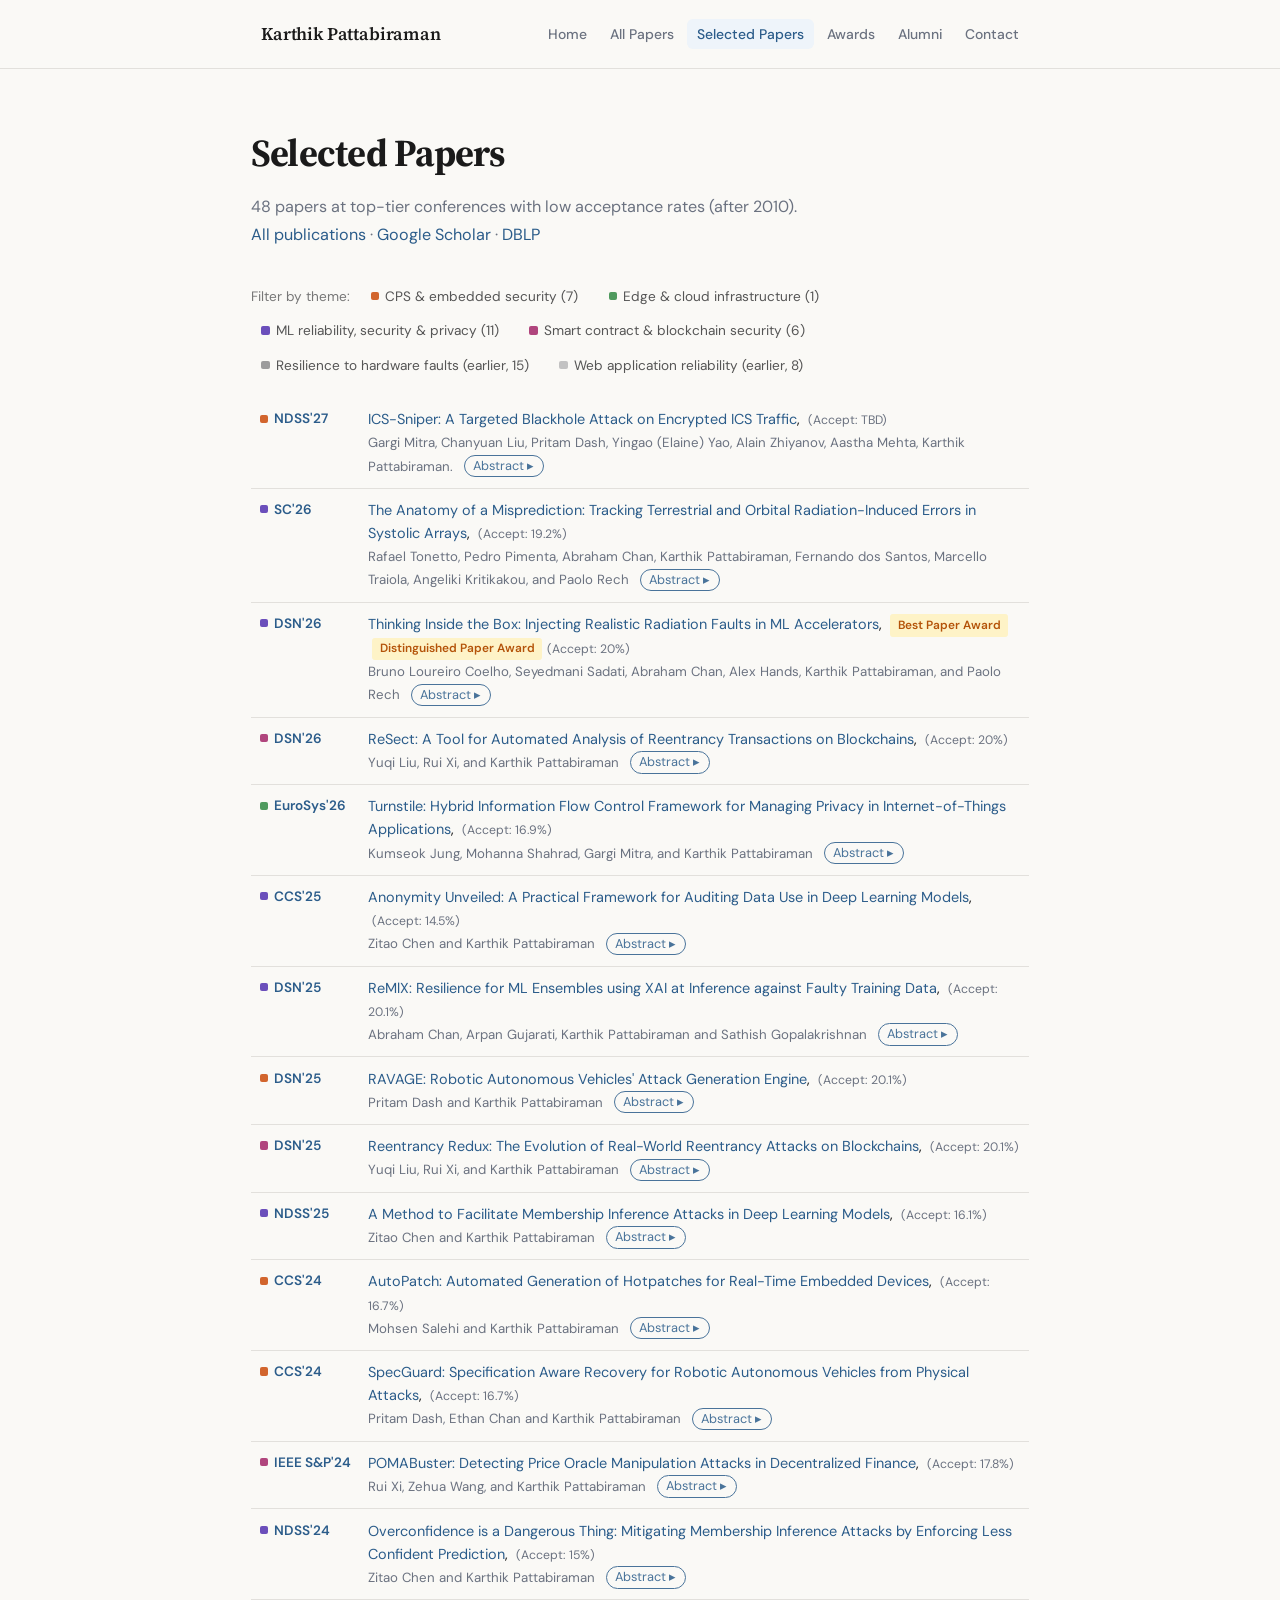
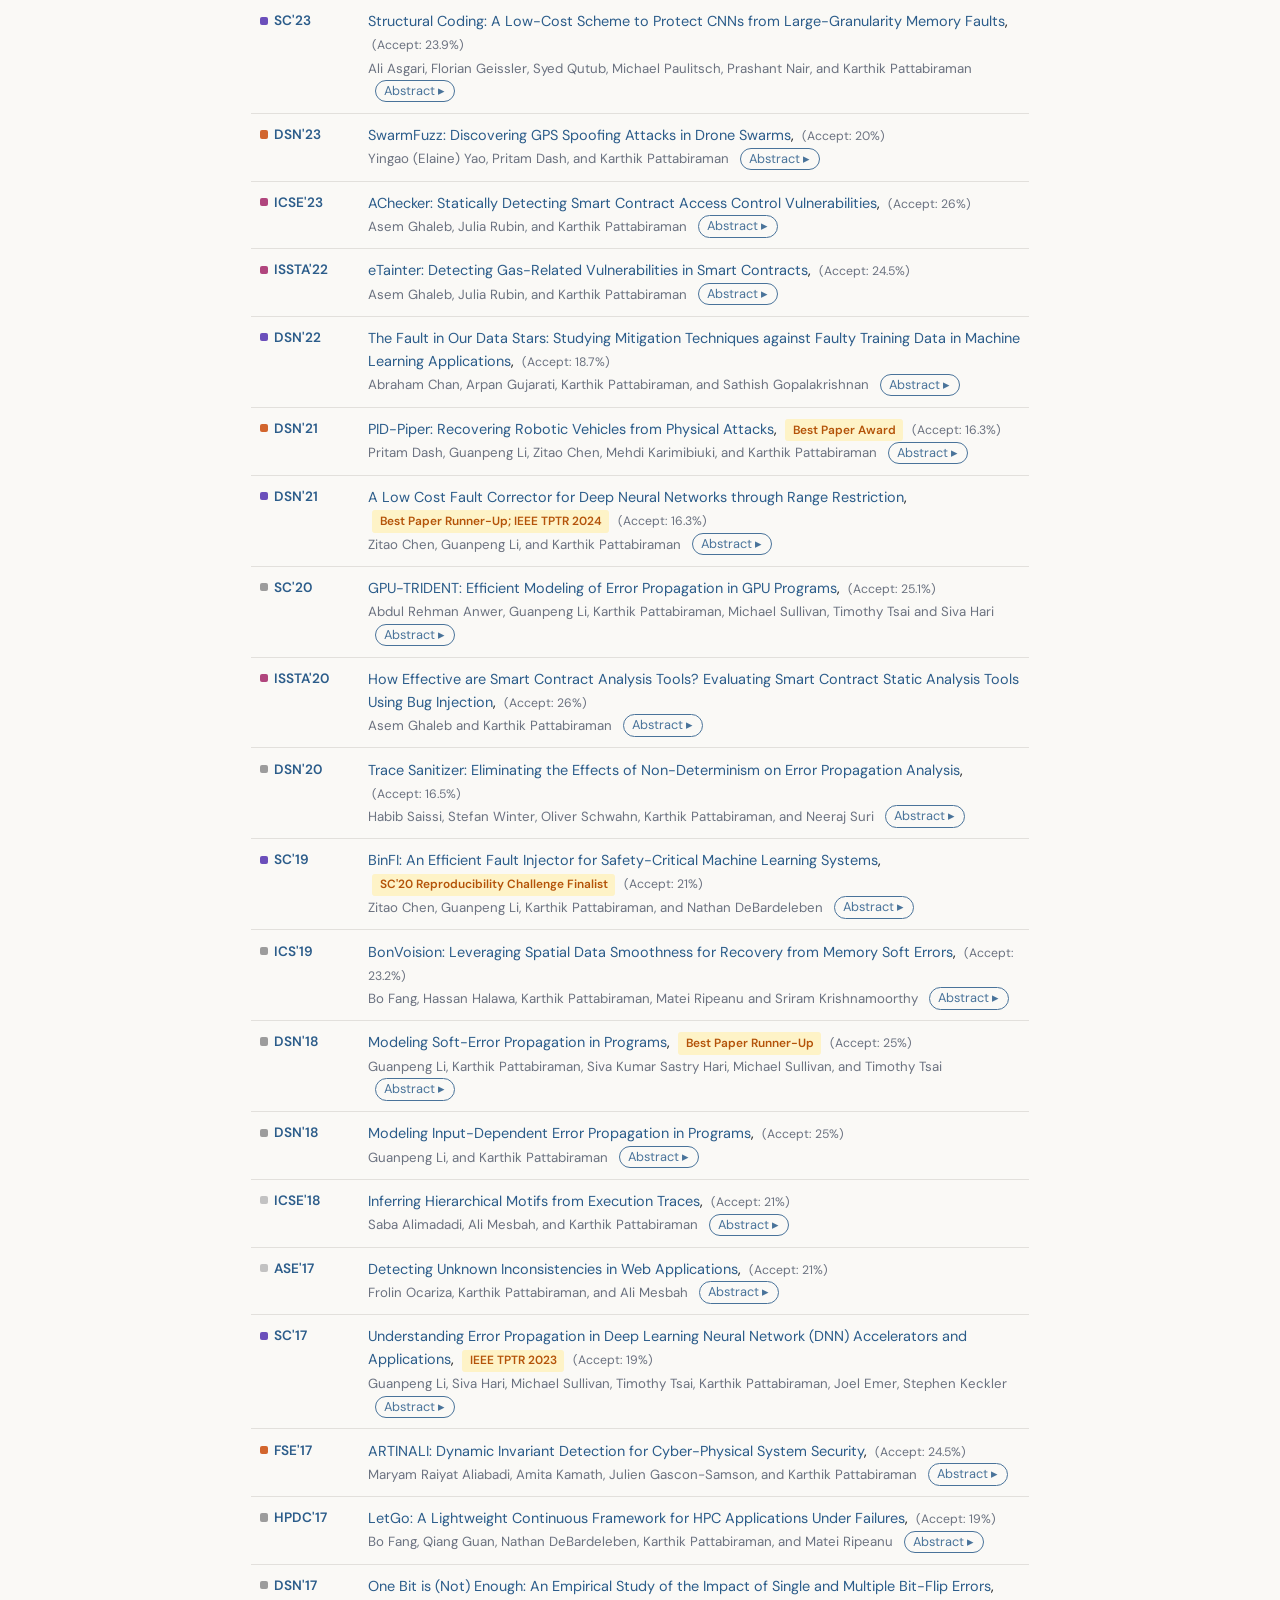
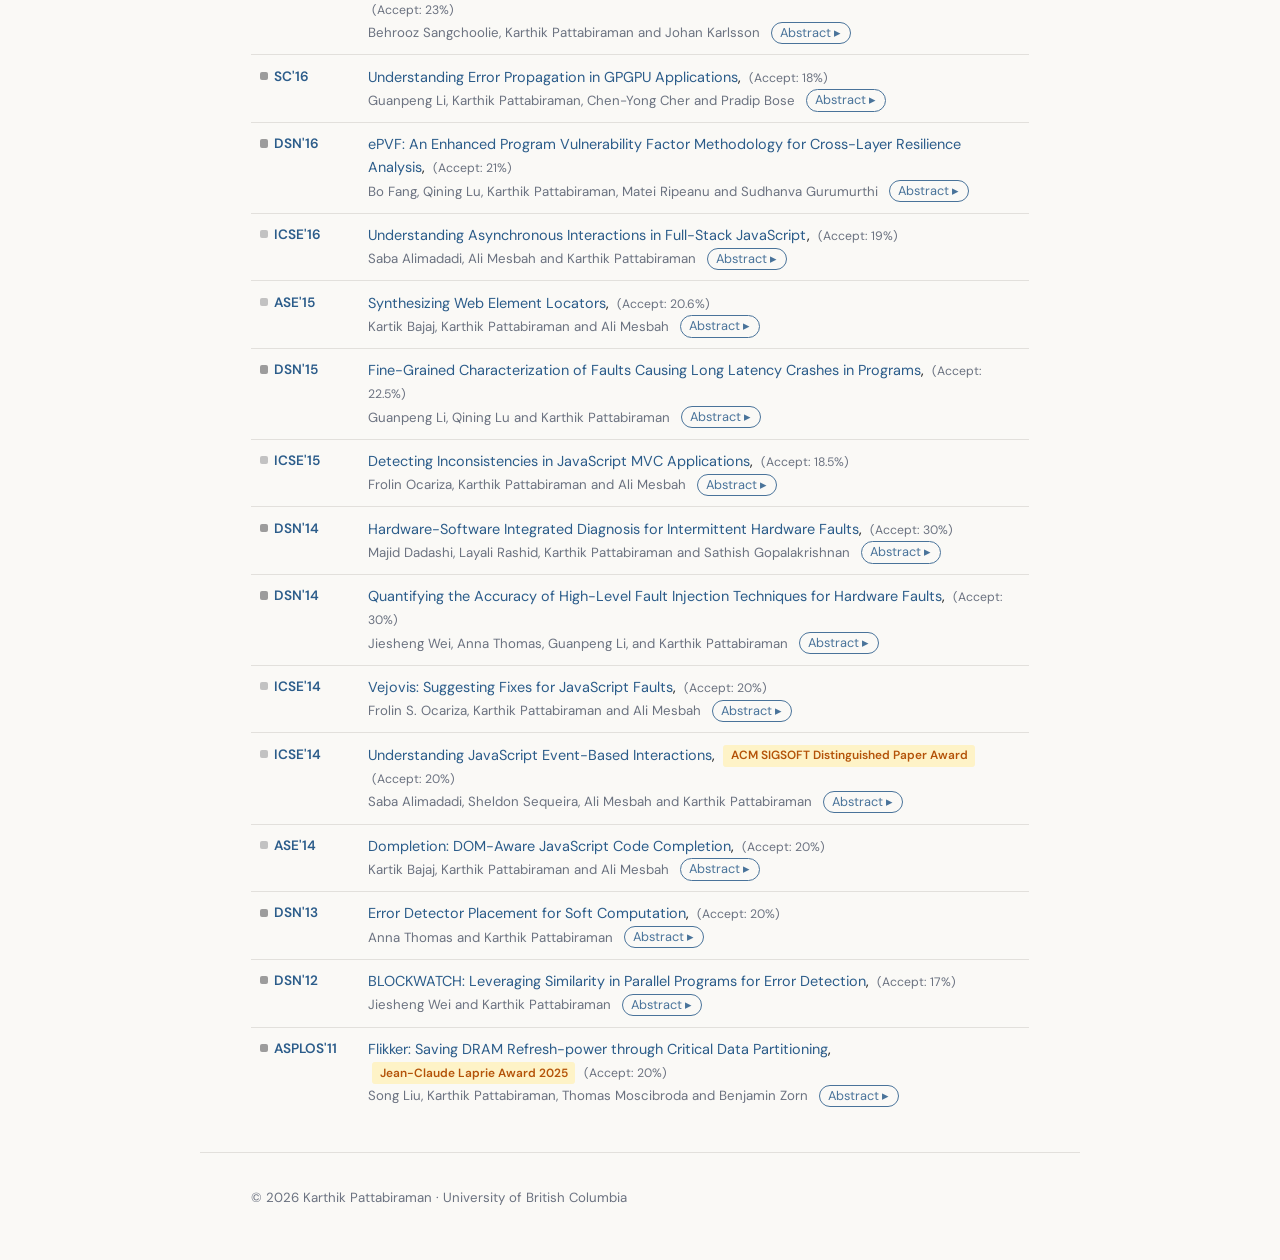
<file: selected-papers.html>
<!DOCTYPE html>
<html lang="en">
<head>
<meta charset="UTF-8">
<meta name="viewport" content="width=device-width, initial-scale=1.0">
<title>Selected Papers &mdash; Karthik Pattabiraman</title>
<link rel="canonical" href="https://people.ece.ubc.ca/~karthikp/selected-papers.html">
<meta name="description" content="Papers at top-tier conferences with low acceptance rates, grouped by research thrust: ML, cyber-physical systems, blockchains, and edge and cloud infrastructure.">
<meta property="og:type" content="website">
<meta property="og:site_name" content="Karthik Pattabiraman">
<meta property="og:url" content="https://people.ece.ubc.ca/~karthikp/selected-papers.html">
<meta property="og:title" content="Selected Papers &mdash; Karthik Pattabiraman">
<meta property="og:description" content="Papers at top-tier conferences with low acceptance rates, grouped by research thrust: ML, cyber-physical systems, blockchains, and edge and cloud infrastructure.">
<meta property="og:image" content="https://karthikp-ubc.github.io/og-chart.png">
<meta property="og:image:width" content="1200">
<meta property="og:image:height" content="630">
<meta property="og:image:alt" content="Chart of research papers from 2010 to 2027, grouped by research thrust">
<meta name="twitter:card" content="summary_large_image">
<link rel="preconnect" href="https://fonts.googleapis.com">
<link rel="preconnect" href="https://fonts.gstatic.com" crossorigin>
<link href="https://fonts.googleapis.com/css2?family=Source+Serif+4:ital,opsz,wght@0,8..60,300;0,8..60,400;0,8..60,600;0,8..60,700;1,8..60,400&family=DM+Sans:ital,opsz,wght@0,9..40,400;0,9..40,500;0,9..40,600;1,9..40,400&display=swap" rel="stylesheet">
<link rel="stylesheet" href="style.css">
<!-- research-viz:begin styles -->
<style>
  .research-evolution { margin: 1.5rem 0 2rem; }
  .research-evolution .re-svg { max-width: 1100px; border: 1px solid #e5e5e5; border-radius: 6px; background: #fff; padding: 4px; }
  .research-evolution svg { display: block; width: 100%; height: auto; }
  .research-evolution svg a { cursor: pointer; }
  .research-evolution svg a:hover use { stroke: #000 !important; stroke-width: 2.5 !important; stroke-opacity: 1 !important; }
  .research-evolution figcaption { max-width: 1100px; margin-top: .6rem; font-size: .85rem; line-height: 1.5; color: #555; }
  .research-evolution .re-hint { display: none; margin: .4rem 0 0; font-size: .8rem; color: #777; }
  .papers-table tr td { transition: background 1.2s; }
  .papers-table tr.paper-flash td { background: #fff3b0; transition: background .4s; }
  .papers-table tr[id] { scroll-margin-top: 5rem; }
  .theme-box { display: inline-block; width: .6em; height: .6em; border-radius: 2px; margin-right: .45em; vertical-align: .05em; }
  .theme-key { display: flex; flex-wrap: wrap; gap: .35rem .6rem; margin: 0 0 1.1rem; font-size: .8rem; color: #555; }
  .theme-key-label { color: #777; align-self: center; }
  button.theme-chip { font: inherit; color: inherit; white-space: nowrap; background: none; border: 1px solid transparent; border-radius: 999px; padding: .1rem .55rem; cursor: pointer; }
  button.theme-chip:hover { border-color: #ccc; }
  button.theme-chip[aria-pressed="true"] { border-color: #555; background: #f3f3f3; font-weight: 600; }
  .theme-filter-status { font-size: .8rem; color: #555; margin: -.6rem 0 1rem; display: none; }
  .theme-filter-status button { font: inherit; background: none; border: 0; color: inherit; text-decoration: underline; cursor: pointer; padding: 0; }
  .papers-table tr.theme-hidden { display: none; }
  .theme-empty { font-size: .85rem; color: #777; margin: .5rem 0 1rem; }
  .abs-toggle { font: inherit; font-size: .75rem; color: var(--accent, #2b5c8a); background: none; border: 1px solid currentColor; border-radius: 999px; padding: 0 .5rem; margin-left: .4rem; cursor: pointer; vertical-align: .05em; opacity: .85; }
  .abs-toggle:hover { opacity: 1; }
  .abs-toggle::after { content: " \25B8"; }
  .abs-toggle[aria-expanded="true"]::after { content: " \25BE"; }
  .papers-table .abs { margin: .5rem 0 .3rem; padding: .6rem .8rem; border-left: 3px solid #ddd; background: #fafafa; font-size: .85rem; line-height: 1.55; color: #333; max-width: 52rem; }
  .papers-table tr:has(.abs:not([hidden])) td.venue-cell { vertical-align: top; }
  .papers-table .abs p { margin: 0 0 .5rem; } .papers-table .abs p:last-child { margin-bottom: 0; }
  @media (max-width: 760px) {
    .research-evolution .re-scroll { overflow-x: auto; -webkit-overflow-scrolling: touch; }
    .research-evolution .re-svg { min-width: 760px; }
    .research-evolution .re-hint { display: block; }
    .research-evolution figcaption { font-size: .8rem; }
  }
</style>
<!-- research-viz:end styles -->
</head>
<body>
<nav>
  <div class="nav-inner">
    <a href="index.html" class="nav-name">Karthik Pattabiraman</a>
    <ul>
      <li><a href="index.html">Home</a></li>
      <li><a href="publications.html">All Papers</a></li>
      <li><a href="selected-papers.html" class="active">Selected Papers</a></li>
      <li><a href="awards.html">Awards</a></li>
      <li><a href="alumni.html">Alumni</a></li>
      <li><a href="index.html#contact">Contact</a></li>
    </ul>
  </div>
</nav>

<section>
  <h1 class="page-title">Selected Papers</h1>
  <p class="page-subtitle">
    48 papers at top-tier conferences with low acceptance rates (after 2010).<br>
    <a href="publications.html">All publications</a> &middot;
    <a href="https://scholar.google.ca/citations?user=p_V9YWgAAAAJ&hl=en">Google Scholar</a> &middot;
    <a href="https://dblp.uni-trier.de/pers/hd/p/Pattabiraman:Karthik">DBLP</a>
  </p>

  <!-- research-viz:begin theme-key -->
  <p class="theme-key" role="group" aria-label="Filter papers by theme"><span class="theme-key-label">Filter by theme:</span> <button type="button" class="theme-chip" data-filter="cps" data-label="CPS &amp; embedded security" aria-pressed="false"><span class="theme-box" style="background:#d2652d"></span>CPS &amp; embedded security (7)</button> <button type="button" class="theme-chip" data-filter="edge" data-label="Edge &amp; cloud infrastructure" aria-pressed="false"><span class="theme-box" style="background:#4f9a5e"></span>Edge &amp; cloud infrastructure (1)</button> <button type="button" class="theme-chip" data-filter="ml" data-label="ML reliability, security &amp; privacy" aria-pressed="false"><span class="theme-box" style="background:#6b4fbb"></span>ML reliability, security &amp; privacy (11)</button> <button type="button" class="theme-chip" data-filter="bc" data-label="Smart contract &amp; blockchain security" aria-pressed="false"><span class="theme-box" style="background:#b0457d"></span>Smart contract &amp; blockchain security (6)</button> <button type="button" class="theme-chip" data-filter="hw" data-label="Resilience to hardware faults" aria-pressed="false"><span class="theme-box" style="background:#9c9c9c"></span>Resilience to hardware faults (earlier, 15)</button> <button type="button" class="theme-chip" data-filter="web" data-label="Web application reliability" aria-pressed="false"><span class="theme-box" style="background:#c2c2c2"></span>Web application reliability (earlier, 8)</button></p>
  <p class="theme-filter-status" aria-live="polite"></p>
  <!-- research-viz:end theme-key -->
  <table class="papers-table">
      <tr data-theme="cps"><td class="venue-cell"><span class="theme-box" style="background:#d2652d" title="CPS &amp; embedded security"></span>NDSS&#x27;27</td><td><a href="https://blogs.ubc.ca/dependablesystemslab/2026/09/18/ics-sniper-a-targeted-blackhole-attack-on-encrypted-ics-traffic/">ICS-Sniper: A Targeted Blackhole Attack on Encrypted ICS Traffic</a>, <span style="font-size:.72rem;color:var(--muted);margin-left:.25rem;">(Accept: TBD)</span><br><span class="authors">Gargi Mitra, Chanyuan Liu, Pritam Dash, Yingao (Elaine) Yao, Alain Zhiyanov, Aastha Mehta, Karthik Pattabiraman.</span> <button type="button" class="abs-toggle" aria-expanded="false">Abstract</button><div class="abs" hidden><p>Modern industrial control systems (ICS) increasingly host their Supervisory Control and Data Acquisition (SCADA) services in the cloud to reduce the costs of large-scale automation. To protect site-SCADA communications, ICS operators commonly use VPN tunneling and standard security practices. We show that, despite these security measures, an on-path Internet adversary can disrupt ICS operations without infiltrating the ICS perimeter, breaking encryption, or knowledge of the control logic. We present ICS-Sniper, a targeted blackhole attack that analyzes the VPN traffic metadata (sizes, direction, timing of packets) to identify narrow time windows, called critical superperiods, during which the site-SCADA traffic would likely contain highly critical commands or data. Post analysis, in a subsequent operational cycle, ICS-Sniper drops a small set of payload-carrying packets in the critical superperiods to disrupt the ICS's operations. We demonstrate three attacks on two realistic modern Secure Water Treatment (SWaT) plant testbeds that can potentially violate the operational safety of the ICS while evading state-of-the-art ICS attack detectors.</p></div></td></tr>	    
      <tr data-theme="ml"><td class="venue-cell"><span class="theme-box" style="background:#6b4fbb" title="ML reliability, security &amp; privacy"></span>SC&#x27;26</td><td><a href="https://blogs.ubc.ca/dependablesystemslab/2026/07/19/the-anatomy-of-a-misprediction-tracking-terrestrial-and-orbital-radiation-induced-errors-in-systolic-arrays/">The Anatomy of a Misprediction: Tracking Terrestrial and Orbital Radiation-Induced Errors in Systolic Arrays</a>, <span style="font-size:.72rem;color:var(--muted);margin-left:.25rem;">(Accept: 19.2%)</span><br><span class="authors">Rafael Tonetto, Pedro Pimenta, Abraham Chan, Karthik Pattabiraman, Fernando dos Santos, Marcello Traiola, Angeliki Kritikakou, and Paolo Rech</span> <button type="button" class="abs-toggle" aria-expanded="false">Abstract</button><div class="abs" hidden><p>The increasing use of systolic arrays to accelerate AI in safety-critical domains, such as autonomous vehicles and space systems, makes their reliability a primary concern. Existing approaches often analyze the impact of faults at a single abstraction level, failing to capture how radiation-induced events at hardware level translate into system-level failures. This gap limits the ability to identify which hardware faults truly lead to critical application errors and to design effective mitigation strategies. To address this challenge, we propose a cross-layer analysis that traces faults from their origin in silicon to their impact on AI model outputs. By exposing tensor processing units to accelerated terrestrial and orbital radiation environments (neutron and proton beams) and combining hardware-level simulations with software-level fault injection, we identify specific error patterns and propagation mechanisms that result in mispredictions. This end-to-end perspective enables the identification of the low-level sources of errors that lead to critical failures.</p></div></td></tr>	    
      <tr data-theme="ml"><td class="venue-cell"><span class="theme-box" style="background:#6b4fbb" title="ML reliability, security &amp; privacy"></span>DSN&#x27;26</td><td><a href="https://blogs.ubc.ca/dependablesystemslab/2026/04/29/thinking-inside-the-box-injecting-realistic-radiation-faults-in-ml-accelerators/">Thinking Inside the Box: Injecting Realistic Radiation Faults in ML Accelerators</a>, <span class="award-badge">Best Paper Award</span><span class="award-badge">Distinguished Paper Award</span><span style="font-size:.72rem;color:var(--muted);margin-left:.25rem;">(Accept: 20%)</span><br><span class="authors">Bruno Loureiro Coelho, Seyedmani Sadati, Abraham Chan, Alex Hands, Karthik Pattabiraman, and Paolo Rech</span> <button type="button" class="abs-toggle" aria-expanded="false">Abstract</button><div class="abs" hidden><p>Machine Learning accelerators are increasingly deployed in safety-critical applications such as autonomous vehicles and space environments, where exposure to radiation poses serious reliability risks. To evaluate and mitigate this risk, we test tensor processing units (TPUs) with neutron, proton, and heavy-ion beams that account for 104 million years of natural exposure on the Earth, and more than 1,000 years of mission in outer space, showing that, contrasting with conventional single-bit models, faults affect localized rectangular regions of tensor outputs. We then build TPU-FI, an experimentally-tuned software-based fault-injector, predicting TPUs failure-in-time rates within, on average, 1.7x of beam results. Through 6 million software fault injections, we analyze how fault type, model architecture, layer type, and input data affect prediction correctness, finding that fully connected and convolutional layers exhibit higher vulnerability and different inputs trigger distinct fault propagation paths, especially in attention-based models.</p></div></td></tr>
      <tr data-theme="bc"><td class="venue-cell"><span class="theme-box" style="background:#b0457d" title="Smart contract &amp; blockchain security"></span>DSN&#x27;26</td><td><a href="https://blogs.ubc.ca/dependablesystemslab/2026/04/29/resect-a-tool-for-automated-analysis-of-reentrancy-exploit-transactions-on-blockchains/">ReSect: A Tool for Automated Analysis of Reentrancy Transactions on Blockchains</a>, <span style="font-size:.72rem;color:var(--muted);margin-left:.25rem;">(Accept: 20%)</span><br><span class="authors">Yuqi Liu, Rui Xi, and Karthik Pattabiraman</span> <button type="button" class="abs-toggle" aria-expanded="false">Abstract</button><div class="abs" hidden><p>Reentrancy attacks continue to pose a significant threat to the reliability and security of blockchain smart contracts, often leading to substantial financial losses. While various tools aim to detect potential vulnerabilities, the crucial task of analyzing confirmed exploit transactions to understand their specific mechanics remains largely manual, hindering rapid incident response and systematic study. To address this gap, we introduce ReSect, an automated tool for the in-depth analysis of real-world reentrancy exploit transactions. ReSect accurately identifies even complex reentrancy attack transactions (e.g., cross-contract, read-only) by distinguishing contract roles using a novel address grouping heuristic based on deployment provenance. Upon detection, ReSect automatically extracts and characterizes key properties, such as the reentrancy scope and entry point. Our evaluation on a ground-truth dataset of real-world exploits demonstrates that ReSect achieves a 95.6% detection recall and 98.5% characterization accuracy, with a low false positive rate. Furthermore, with a typical analysis time of just 40 milliseconds, ReSect can be integrated into real-time monitoring systems.</p></div></td></tr>
      <tr data-theme="edge"><td class="venue-cell"><span class="theme-box" style="background:#4f9a5e" title="Edge &amp; cloud infrastructure"></span>EuroSys&#x27;26</td><td><a href="https://blogs.ubc.ca/dependablesystemslab/2025/09/25/turnstile-hybrid-information-flow-control-framework-for-managing-privacy-in-internet-of-things-applications/">Turnstile: Hybrid Information Flow Control Framework for Managing Privacy in Internet-of-Things Applications</a>, <span style="font-size:.72rem;color:var(--muted);margin-left:.25rem;">(Accept: 16.9%)</span><br><span class="authors">Kumseok Jung, Mohanna Shahrad, Gargi Mitra, and Karthik Pattabiraman</span> <button type="button" class="abs-toggle" aria-expanded="false">Abstract</button><div class="abs" hidden><p>General awareness in privacy management has increased over the last decade, from consumers, companies, to governments. While cloud and mobile applications have taken steps forward in improving privacy management, the Internet-of- Things (IoT) domain has been behind in this aspect. Managing privacy in IoT applications is challenging, firstly because IoT applications handle data whose privacy implications change dynamically based on the information it contains. Second, the fragmented nature of the IoT ecosystem makes it difficult to apply a solution end-to-end. To provide a solution to privacy management in IoT, we design and implement Turnstile, a hybrid information flow control (IFC) framework. It identifies privacy-sensitive code paths through static taint analysis, and then integrates a dynamic information flow tracking (DIFT) mechanism into the application via selective code instrumentation. We evaluated Turnstile using 61 third-party IoT applications, and show that it can be an effective solution for managing the privacy of IoT applications.</p></div></td></tr>
      <tr data-theme="ml"><td class="venue-cell"><span class="theme-box" style="background:#6b4fbb" title="ML reliability, security &amp; privacy"></span>CCS&#x27;25</td><td><a href="https://blogs.ubc.ca/dependablesystemslab/2025/05/22/anonymity-unveiled-a-practical-framework-for-auditing-data-use-in-deep-learning-models/">Anonymity Unveiled: A Practical Framework for Auditing Data Use in Deep Learning Models</a>, <span style="font-size:.72rem;color:var(--muted);margin-left:.25rem;">(Accept: 14.5%)</span><br><span class="authors">Zitao Chen and Karthik Pattabiraman</span> <button type="button" class="abs-toggle" aria-expanded="false">Abstract</button><div class="abs" hidden><p>The rise of deep learning (DL) has led to a surging demand for training data, which incentivizes the creators of DL models to trawl through the Internet for training materials. Meanwhile, users often have limited control over whether their data (e.g., facial images) are used to train DL models without their consent, which has engendered pressing concerns.</p><p>This work proposes MembershipTracker, a practical data auditing tool that can empower ordinary users to reliably detect the unauthorized use of their data in training DL models. We view data auditing through the lens of membership inference (MI). MembershipTracker consists of a lightweight data marking component to mark the target data with small and targeted changes, which can be strongly memorized by the model trained on them; and a specialized MI-based verification process to audit whether the model exhibits strong memorization on the target samples. MembershipTracker only requires the users to mark a small fraction of data (0.005% ∼ 0.1% in proportion to the training set), and it enables the users to reliably detect the unauthorized use of their data (average 0% FPR@100% TPR). We show that MembershipTracker is highly effective across various settings, including industry-scale training on the full-size ImageNet-1k dataset. We finally evaluate MembershipTracker under multiple classes of countermeasures.</p></div></td></tr>
      <tr data-theme="ml"><td class="venue-cell"><span class="theme-box" style="background:#6b4fbb" title="ML reliability, security &amp; privacy"></span>DSN&#x27;25</td><td><a href="https://blogs.ubc.ca/dependablesystemslab/2025/04/29/remlx-resilience-for-ml-ensembles-using-xai-at-inference-against-faulty-training-data/">ReMlX: Resilience for ML Ensembles using XAI at Inference against Faulty Training Data</a>, <span style="font-size:.72rem;color:var(--muted);margin-left:.25rem;">(Accept: 20.1%)</span><br><span class="authors">Abraham Chan, Arpan Gujarati, Karthik Pattabiraman and Sathish Gopalakrishnan</span> <button type="button" class="abs-toggle" aria-expanded="false">Abstract</button><div class="abs" hidden><p>Safety-critical domains, such as healthcare and autonomous vehicles, employ machine learning (ML), where mis-predictions can cause severe repercussions. Training datasets may contain faults, thereby compromising ML accuracy. Ensembles, where multiple ML models vote on predictions, are effective at maintaining predictive capability, and thus resilient against faulty training data because individual models focus on diverse input features. Nevertheless, ensemble diversity varies per input. Hence, weighted ensembles can bolster resilience by assigning unique weights to constituent models. While existing weighted ensembles focus on output-space diversity, we propose leveraging their feature-space diversity to better capture model independence and achieve greater resilience. Therefore, we present ReMlX, which applies explainable artificial intelligence to extract the feature-space diversity of ensemble models, and adjusts their weights to maximize resilience. Compared to its most competitive baseline, ReMlX is 12% more resilient but 15% slower than dynamic weighted ensembles based on stacking.</p></div></td></tr>
      <tr data-theme="cps"><td class="venue-cell"><span class="theme-box" style="background:#d2652d" title="CPS &amp; embedded security"></span>DSN&#x27;25</td><td><a href="https://blogs.ubc.ca/dependablesystemslab/2025/04/29/ravage-robotic-autonomous-vehicles-attack-generation-engine/">RAVAGE: Robotic Autonomous Vehicles&#x27; Attack Generation Engine</a>, <span style="font-size:.72rem;color:var(--muted);margin-left:.25rem;">(Accept: 20.1%)</span><br><span class="authors">Pritam Dash and Karthik Pattabiraman</span> <button type="button" class="abs-toggle" aria-expanded="false">Abstract</button><div class="abs" hidden><p>Physical attacks such as sensor spoofing and tampering are a growing concern for Robotic Autonomous Vehicles (RAV) such as drones and rovers. Studying the impact of these attacks and developing defense techniques is challenging, as it requires sophisticated signal injection hardware. Consequently, prior work in RAV security simulates physical attacks through software by injecting bias into sensors. However, the absence of a standardized method for attack injection compels researchers to use custom approaches. This lack of uniformity leads to challenges in reproducibility and, at times, questionable claims. We present RAVAGE, a tool for injecting realistic physical attacks through software. RAVAGE is easily extensible to multiple autopilot software and RAV types. It also allows users to configure the attack parameters without any code modifications. Further, RAVAGE automates the injection of both overt and stealthy attacks, offering a comprehensive setup for RAV security experiments. We evaluate RAVAGE on three virtual and three real RAVs, targeting six different types of RAV sensors, across a wide range of missions. We find that the attacks injected by RAVAGE resulted in crashes or mission failure in over 75% of the cases while incurring less than 2% performance overhead.</p></div></td></tr>
      <tr data-theme="bc"><td class="venue-cell"><span class="theme-box" style="background:#b0457d" title="Smart contract &amp; blockchain security"></span>DSN&#x27;25</td><td><a href="https://blogs.ubc.ca/dependablesystemslab/2025/04/29/reentrancy-redux-the-evolution-of-real-world-reentrancy-attacks-on-blockchains/">Reentrancy Redux: The Evolution of Real-World Reentrancy Attacks on Blockchains</a>, <span style="font-size:.72rem;color:var(--muted);margin-left:.25rem;">(Accept: 20.1%)</span><br><span class="authors">Yuqi Liu, Rui Xi, and Karthik Pattabiraman</span> <button type="button" class="abs-toggle" aria-expanded="false">Abstract</button><div class="abs" hidden><p>Reentrancy attacks remain a persistent threat to blockchain smart contracts today, causing significant financial losses despite numerous defense mechanisms. This paper presents a comprehensive analysis of 73 real-world reentrancy attacks on EVM-compatible blockchains from 2016 to 2024, investigating the factors contributing to their continued prevalence. Through integrated qualitative and quantitative analyses, we identify key trends in exploited vulnerabilities, track the evolution of attacker techniques, and expose a widening gap between academic research and real-world practice. Our findings reveal that reentrancy attacks are more diverse and sophisticated than previously understood, frequently involving complex interactions across multiple contracts, projects, and even blockchains. Critically, we highlight how attackers are adapting to bypass traditional detection and defense techniques. This research provides crucial insights into the evolving threat landscape, challenges outdated assumptions, and offers practical guidelines for developing more robust and effective reentrancy defenses.</p></div></td></tr>
      <tr data-theme="ml"><td class="venue-cell"><span class="theme-box" style="background:#6b4fbb" title="ML reliability, security &amp; privacy"></span>NDSS&#x27;25</td><td><a href="https://blogs.ubc.ca/dependablesystemslab/2024/06/22/a-method-to-facilitate-membership-inference-attacks-in-deep-learning-models/">A Method to Facilitate Membership Inference Attacks in Deep Learning Models</a>, <span style="font-size:.72rem;color:var(--muted);margin-left:.25rem;">(Accept: 16.1%)</span><br><span class="authors">Zitao Chen and Karthik Pattabiraman</span> <button type="button" class="abs-toggle" aria-expanded="false">Abstract</button><div class="abs" hidden><p>Modern machine learning (ML) ecosystems offer a surging number of ML frameworks and code repositories that can greatly facilitate the development of ML models. Today, even ordinary data holders who are not ML experts can apply an off-the-shelf codebase to build high-performance ML models on their data, which are often sensitive in nature (e.g., clinical records).</p><p>In this work, we consider a malicious ML provider who supplies model-training code to the data holders, does not have access to the training process, and has only black-box query access to the resulting model. In this setting, we demonstrate a new form of membership inference attack that is strictly more powerful than prior art. Our attack empowers the adversary to reliably de-identify all the training samples (average&gt;99% attack TPR@0.1% FPR). Further, the compromised models still maintain competitive performance as their uncorrupted counterparts (averagedisguise the amplified membership leakage under common membership privacy auditing, which can only be revealed by a set of secret samples known by the adversary.</p><p>Overall, our study not only points to the worst-case membership privacy leakage, but also unveils a common pitfall underlying existing privacy auditing methods. Thus, our work is a call-to-arms for future efforts to rethink the current practice of auditing membership privacy in machine learning models.</p></div></td></tr>
      <tr data-theme="cps"><td class="venue-cell"><span class="theme-box" style="background:#d2652d" title="CPS &amp; embedded security"></span>CCS&#x27;24</td><td><a href="https://blogs.ubc.ca/dependablesystemslab/2024/08/08/autopatch-automated-generation-of-hotpatches-for-real-time-embedded-devices/">AutoPatch: Automated Generation of Hotpatches for Real-Time Embedded Devices</a>, <span style="font-size:.72rem;color:var(--muted);margin-left:.25rem;">(Accept: 16.7%)</span><br><span class="authors">Mohsen Salehi and Karthik Pattabiraman</span> <button type="button" class="abs-toggle" aria-expanded="false">Abstract</button><div class="abs" hidden><p>Real-time embedded devices like medical or industrial devices are increasingly targeted by cyber-attacks. Prompt patching is crucial to mitigate the serious consequences of such attacks on these devices. Hotpatching is an approach to apply a patch to mission-critical embedded devices without rebooting them. However, existing hotpatching approaches require developers to manually write the hotpatch for target systems, which is time-consuming and error-prone. To address these issues, we propose AutoPatch, a new hotpatching technique that automatically generates functionally equivalent hotpatches via static analysis of the official patches. AutoPatch introduces a new software triggering approach that supports diverse embedded devices, and preserves the functionality of the official patch. In contrast to prior work, AutoPatch does not rely on hardware support for triggering patches, or on executing patches in specialized virtual machines. We implemented AutoPatch using the LLVM compiler, and evaluated its efficiency, effectiveness and generality using 62 real CVEs on four embedded devices with different specifications and architectures running popular RTOSes. We found that AutoPatch can fix more than 90% of CVEs, and resolve the vulnerability successfully. The results revealed an average total delay of less than 12.7 microseconds for fixing the vulnerabilities, representing a performance improvement of 50% over RapidPatch, a state-of-the-art approach. Further, our memory overhead, on average, was slightly lower than theirs (23%). Finally, AutoPatch was able to generate hotpatches for all four devices without any modifications.</p></div></td></tr>
      <tr data-theme="cps"><td class="venue-cell"><span class="theme-box" style="background:#d2652d" title="CPS &amp; embedded security"></span>CCS&#x27;24</td><td><a href="https://blogs.ubc.ca/dependablesystemslab/2024/08/08/specguard-specification-aware-recovery-for-robotic-autonomous-vehicles-from-physical-attacks/">SpecGuard: Specification Aware Recovery for Robotic Autonomous Vehicles from Physical Attacks</a>, <span style="font-size:.72rem;color:var(--muted);margin-left:.25rem;">(Accept: 16.7%)</span><br><span class="authors">Pritam Dash, Ethan Chan and Karthik Pattabiraman</span> <button type="button" class="abs-toggle" aria-expanded="false">Abstract</button><div class="abs" hidden><p>Robotic Autonomous Vehicles (RAVs) rely on their sensors for perception, and follow strict mission specifications (e.g., altitude, speed, and geofence constraints) for safe and timely operations. Physical attacks can corrupt the RAVs’ sensors, resulting in a crash or mission failure. Recovering RAVs from such attacks demands robust control techniques that maintain compliance with mission specifications even under attacks to ensure the RAV’s safety and timely operations. We propose SpecGuard, a technique that complies with mission specifications and performs safe recovery of RAVs. There are two innovations in SpecGuard. First, it introduces an approach to incorporate mission specifications and learn a recovery control policy using Deep Reinforcement Learning (Deep-RL). We design a compliance-based reward structure that reflects the RAV’s complex dynamics and enables SpecGuard to satisfy multiple mission specifications simultaneously. Second, SpecGuard incorporates state reconstruction, a technique that minimizes attack induced sensor perturbations. This reconstruction enables effective adversarial training, and optimizing the recovery control policy for robustness under attacks. We evaluate SpecGuard in virtual and real RAVs, and find that it achieves 92% recovery success rate under attacks on different sensors. SpecGuard achieves 2X higher recovery success compared to prior work, while incurring a performance overhead of about 15%.</p></div></td></tr>
      <tr data-theme="bc"><td class="venue-cell"><span class="theme-box" style="background:#b0457d" title="Smart contract &amp; blockchain security"></span>IEEE S&amp;P&#x27;24</td><td><a href="https://blogs.ubc.ca/dependablesystemslab/2024/03/09/pomabuster-detecting-price-oracle-manipulation-attacks-in-decentralized-finance/">POMABuster: Detecting Price Oracle Manipulation Attacks in Decentralized Finance</a>, <span style="font-size:.72rem;color:var(--muted);margin-left:.25rem;">(Accept: 17.8%)</span><br><span class="authors">Rui Xi, Zehua Wang, and Karthik Pattabiraman</span> <button type="button" class="abs-toggle" aria-expanded="false">Abstract</button><div class="abs" hidden><p>Price Oracle Manipulation Attacks (POMAs) are increasingly occurring in blockchain systems, and result in significant financial loss. Prior work on detecting POMAs only considers single-transaction attacks, in which the entire attack is contained within a single transaction. We systematically study POMAs in blockchain systems (Ethereum). We find that POMAs that span multiple transactions have become much more frequent than single-transaction POMAs. Thus, there is a compelling need for a framework that can detect POMAs spanning multiple transactions. Moreover, there is a need to come up with generic rules for detecting POMAs rather than rely on past attack patterns like prior work has done. We first devise first-principle rules for detecting POMAs based on traditional stock market manipulation attacks. We then propose POMABuster, which leverages these rules to detect POMAs spanning both single and multiple transactions. POMABuster leverages common characteristics of POMA attackers' behavior to optimize its detection. We evaluate POMABuster on 2.5 years' worth of transactions from the blockchain, as well as a dataset compiled from the Code4rena audit reports. Our results demonstrate that POMABuster detects nearly 6.5X more POMAs than prior work. Further, POMABuster has a 1% worst-case false positive rate, and zero false negative rate, both of which significantly outperform prior work.</p></div></td></tr>
      <tr data-theme="ml"><td class="venue-cell"><span class="theme-box" style="background:#6b4fbb" title="ML reliability, security &amp; privacy"></span>NDSS&#x27;24</td><td><a href="https://blogs.ubc.ca/dependablesystemslab/2023/12/02/overconfidence-is-a-dangerous-thing-mitigating-membership-inference-attacks-by-enforcing-less-confident-prediction/">Overconfidence is a Dangerous Thing: Mitigating Membership Inference Attacks by Enforcing Less Confident Prediction</a>, <span style="font-size:.72rem;color:var(--muted);margin-left:.25rem;">(Accept: 15%)</span><br><span class="authors">Zitao Chen and Karthik Pattabiraman</span> <button type="button" class="abs-toggle" aria-expanded="false">Abstract</button><div class="abs" hidden><p>Machine learning (ML) models are vulnerable to membership inference attacks (MIAs), which determine whether a given input is used for training the target model. While there have been many efforts to mitigate MIAs, they often suffer from limited privacy protection, large accuracy drop, and/or requiring additional data that may be difficult to acquire.</p><p>This work proposes a defense technique, HAMP that can achieve both strong membership privacy and high accuracy, without requiring extra data. To mitigate MIAs in different forms, we observe that they can be unified as they all exploit the ML model’s overconfidence in predicting training samples through different proxies. This motivates our design to enforce less confident prediction by the model, hence forcing the model to behave similarly on the training and testing samples. HAMP consists of a novel training framework with high-entropy soft labels and an entropy-based regularizer to constrain the model’s prediction while still achieving high accuracy. To further reduce privacy risk, HAMP uniformly modifies all the prediction outputs to become low-confidence outputs while preserving the accuracy, which effectively obscures the differences between the prediction on members and non-members.</p><p>We conduct extensive evaluation on five benchmark datasets, and show that HAMP provides consistently high accuracy and strong membership privacy. Our comparison with seven state-of- the-art defenses shows that HAMP achieves a superior privacy- utility trade off than those techniques.</p></div></td></tr>
      <tr data-theme="ml"><td class="venue-cell"><span class="theme-box" style="background:#6b4fbb" title="ML reliability, security &amp; privacy"></span>SC&#x27;23</td><td><a href="https://blogs.ubc.ca/dependablesystemslab/2023/06/16/structural-coding-a-low-cost-scheme-to-protect-cnns-from-large-granularity-memory-faults/">Structural Coding: A Low-Cost Scheme to Protect CNNs from Large-Granularity Memory Faults</a>, <span style="font-size:.72rem;color:var(--muted);margin-left:.25rem;">(Accept: 23.9%)</span><br><span class="authors">Ali Asgari, Florian Geissler, Syed Qutub, Michael Paulitsch, Prashant Nair, and Karthik Pattabiraman</span> <button type="button" class="abs-toggle" aria-expanded="false">Abstract</button><div class="abs" hidden><p>The advent of High Performance Computing has led to the adoption of Convolutional Neural Networks (CNNs) in safety-critical applications such as autonomous vehicles. However, CNNs are vulnerable to DRAM errors corrupting their parameters, thereby degrading their accuracy. Existing techniques for protecting CNNs from DRAM errors are either expensive or fail to protect from large- granularity, multi-bit errors, which occur commonly in DRAMs.</p><p>We propose a software-implemented coding scheme, Structural Coding (SC) for protecting CNNs from large-granularity memory errors. SC achieves three orders of magnitude reduction in Silent Data Corruption (SDC) rates of CNNs compared to no protection. Its average error correction coverage is also significantly higher than other software-techniques to protect CNNs from faults in the memory. Further, its average performance, memory, and energy overheads are respectively 3%, 15.71%, and 4.38%. These overheads are much lower than other software protection techniques.</p></div></td></tr>
      <tr data-theme="cps"><td class="venue-cell"><span class="theme-box" style="background:#d2652d" title="CPS &amp; embedded security"></span>DSN&#x27;23</td><td><a href="https://blogs.ubc.ca/dependablesystemslab/2023/03/18/swarmfuzz-discovering-gps-spoofing-attacks-in-drone-swarms/">SwarmFuzz: Discovering GPS Spoofing Attacks in Drone Swarms</a>, <span style="font-size:.72rem;color:var(--muted);margin-left:.25rem;">(Accept: 20%)</span><br><span class="authors">Yingao (Elaine) Yao, Pritam Dash, and Karthik Pattabiraman</span> <button type="button" class="abs-toggle" aria-expanded="false">Abstract</button><div class="abs" hidden><p>Swarm robotics, particularly drone swarms, are used in various safety-critical tasks. While a lot of attention has been given to improving swarm control algorithms for improved intelligence, the security implications of various design choices in swarm control algorithms have not been studied. We highlight how an attacker can exploit the vulnerabilities in swarm control algorithms to disrupt drone swarms. Specifically, we show that the attacker can target a swarm member (target drone) through GPS spoofing attacks, and indirectly cause other swarm members (victim drones) to veer from their course, resulting in a collision with an obstacle. We call these Swarm Propagation Vulnerabilities. In this paper, we introduce SwarmFuzz, a fuzzing framework to capture the attacker’s ability, and efficiently find such vulnerabilities in swarm control algorithms. SwarmFuzz uses a combination of graph theory and gradient-guided optimization to find the potential attack parameters. Our evaluation on a popular swarm control algorithm shows that SwarmFuzz achieves an average success rate of 48.8% in finding vulnerabilities, and compared to random fuzzing, has a 10x higher success rate, and 3x lower runtime. We also find that swarms of a larger size are more vulnerable to this attack type, for a given spoofing distance.</p></div></td></tr>
      <tr data-theme="bc"><td class="venue-cell"><span class="theme-box" style="background:#b0457d" title="Smart contract &amp; blockchain security"></span>ICSE&#x27;23</td><td><a href="https://blogs.ubc.ca/dependablesystemslab/2022/12/08/achecker-statically-detecting-smart-contract-access-control-vulnerabilities/">AChecker: Statically Detecting Smart Contract Access Control Vulnerabilities</a>, <span style="font-size:.72rem;color:var(--muted);margin-left:.25rem;">(Accept: 26%)</span><br><span class="authors">Asem Ghaleb, Julia Rubin, and Karthik Pattabiraman</span> <button type="button" class="abs-toggle" aria-expanded="false">Abstract</button><div class="abs" hidden><p>As most smart contracts have a financial nature and handle valuable assets, smart contract developers use access control to protect assets managed by smart contracts from being misused by malicious or unauthorized people. Unfortunately, programming languages used for writing smart contracts, such as Solidity, were not designed with a permission-based security model in mind. Therefore, smart contract developers implement access control checks based on their judgment and in an ad-hoc manner, which results in several vulnerabilities in smart contracts, called access control vulnerabilities. Further, the inconsistency in implementing access control makes it difficult to reason about whether a contract meets access control needs and is free of access control vulnerabilities. In this work, we propose AChecker – an approach for detecting access control vulnerabilities. Unlike prior work, AChecker does not rely on pre-defined patterns or contract transactions history. Instead, it infers access control implemented in smart contracts via static data-flow analysis. Moreover, the approach performs further symbolic-based analysis to distinguish cases when unauthorized people can obtain control of the contract as intended functionality.</p><p>We evaluated AChecker on three public datasets of real-world smart contracts, including one which consists of contracts with assigned access control CVEs, and compared its effectiveness with eight analysis tools. The evaluation results showed that AChecker outperforms these tools in terms of both precision and recall. In addition, AChecker flagged vulnerabilities in 21 frequently-used contracts on Ethereum blockchain with 90% precision.</p></div></td></tr>
      <tr data-theme="bc"><td class="venue-cell"><span class="theme-box" style="background:#b0457d" title="Smart contract &amp; blockchain security"></span>ISSTA&#x27;22</td><td><a href="https://blogs.ubc.ca/dependablesystemslab/2022/04/08/etainter-detecting-gas-related-vulnerabilities-in-smart-contracts/">eTainter: Detecting Gas-Related Vulnerabilities in Smart Contracts</a>, <span style="font-size:.72rem;color:var(--muted);margin-left:.25rem;">(Accept: 24.5%)</span><br><span class="authors">Asem Ghaleb, Julia Rubin, and Karthik Pattabiraman</span> <button type="button" class="abs-toggle" aria-expanded="false">Abstract</button><div class="abs" hidden><p>The execution of smart contracts on the Ethereum blockchain consumes gas paid for by users submitting contracts’ invocation requests. A contract execution proceeds as long as the users dedicate enough gas, within the limit set by Ethereum. If insufficient gas is provided, the contract execution halts and changes made during execution get reverted. Unfortunately, contracts may contain code patterns that increase execution cost, causing the contracts to run out of gas. These patterns can be manipulated by malicious attackers to induce unwanted behavior in the targeted victim contracts, e.g., Denial-of-Service (DoS) attacks. We call these gas-related vulnerabilities. We propose eTainter, a static analyzer for detecting gas-related vulnerabilities based on taint tracking in the bytecode of smart contracts. We evaluate eTainter by comparing it with the prior work, MadMax, on a dataset of annotated contracts. The results show that eTainter outperforms MadMax in both precision and recall, and that eTainter has a precision of 90% based on manual inspection. We also use eTainter to perform large-scale analysis of 60,612 real-world contracts on the Ethereum blockchain. We find that gas-related vulnerabilities exist in 2,763 of these contracts, and that eTainter analyzes a contract in eight seconds, on average.</p></div></td></tr>
      <tr data-theme="ml"><td class="venue-cell"><span class="theme-box" style="background:#6b4fbb" title="ML reliability, security &amp; privacy"></span>DSN&#x27;22</td><td><a href="https://blogs.ubc.ca/dependablesystemslab/2022/03/14/the-fault-in-our-data-stars-studying-mitigation-techniques-against-faulty-training-data-in-ml-applications/">The Fault in Our Data Stars: Studying Mitigation Techniques against Faulty Training Data in Machine Learning Applications</a>, <span style="font-size:.72rem;color:var(--muted);margin-left:.25rem;">(Accept: 18.7%)</span><br><span class="authors">Abraham Chan, Arpan Gujarati, Karthik Pattabiraman, and Sathish Gopalakrishnan</span> <button type="button" class="abs-toggle" aria-expanded="false">Abstract</button><div class="abs" hidden><p>Machine learning (ML) has been adopted in many safety-critical applications like automated driving and medical diagnosis. Incorrect decisions by ML models can lead to catastrophic consequences, such as vehicle crashes and inappropriate medical procedures, thereby endangering our lives. The correct behaviour of a ML model is contingent upon the availability of well-labelled training data. However, obtaining large and high-quality training datasets for safety-critical applications is difficult, often resulting in the use of faulty training data. We compare the efficacy of five different error mitigation techniques, derived from a survey of more than 200 related articles, which are designed to tolerate noisy/faulty training data. We experimentally find that the error mitigation capabilities of these techniques vary across datasets, ML models, and different kinds of faults. We further find that ensemble learning outperforms other techniques across different configurations, followed by label smoothing.</p></div></td></tr>
      <tr data-theme="cps"><td class="venue-cell"><span class="theme-box" style="background:#d2652d" title="CPS &amp; embedded security"></span>DSN&#x27;21</td><td><a href="https://blogs.ubc.ca/dependablesystemslab/2021/03/10/pid-piper-recovering-robotic-vehicles-from-physical-attacks/">PID-Piper: Recovering Robotic Vehicles from Physical Attacks</a>, <span class="award-badge">Best Paper Award</span> <span style="font-size:.72rem;color:var(--muted);margin-left:.25rem;">(Accept: 16.3%)</span><br><span class="authors">Pritam Dash, Guanpeng Li, Zitao Chen, Mehdi Karimibiuki, and Karthik Pattabiraman</span> <button type="button" class="abs-toggle" aria-expanded="false">Abstract</button><div class="abs" hidden><p>Robotic Vehicles (RV) rely extensively on sensor inputs to operate autonomously. Physical attacks such as sensor tampering and spoofing can feed erroneous sensor measurements to deviate RVs from their course and result in mission failures. In this paper, we present PID-Piper, a novel framework for automatically recovering RVs from physical attacks. We use machine learning (ML) to design an attack resilient Feed- Forward Controller (FFC), which runs in tandem with the RV’s primary controller and monitors it. Under attacks, the FFC takes over from the RV’s primary controller to recover the RV, and allows the RV to complete its mission successfully. Our evaluation on 6 RV systems including 3 real RVs shows that PID-Piper achieves high accuracy in emulating the RV’s controller, in the absence of attacks, with no false positives. Further, PID-Piper allows RVs to complete their missions successfully despite attacks in 83% of the cases, while incurring low performance overheads.</p></div></td></tr>
      <tr data-theme="ml"><td class="venue-cell"><span class="theme-box" style="background:#6b4fbb" title="ML reliability, security &amp; privacy"></span>DSN&#x27;21</td><td><a href="https://blogs.ubc.ca/dependablesystemslab/2021/03/10/a-low-cost-fault-corrector-for-deep-neural-networks-through-range-restriction/">A Low Cost Fault Corrector for Deep Neural Networks through Range Restriction</a>, <span class="award-badge">Best Paper Runner-Up; IEEE TPTR 2024</span> <span style="font-size:.72rem;color:var(--muted);margin-left:.25rem;">(Accept: 16.3%)</span><br><span class="authors">Zitao Chen, Guanpeng Li, and Karthik Pattabiraman</span> <button type="button" class="abs-toggle" aria-expanded="false">Abstract</button><div class="abs" hidden><p>The adoption of deep neural networks (DNNs) in safety-critical domains has engendered serious reliability concerns. A prominent example is hardware transient faults that are growing in frequency due to the progressive technology scaling, and can lead to failures in DNNs. This work proposes Ranger, a low-cost fault corrector, which directly rectifies the faulty output due to transient faults without re-computation. DNNs are inherently resilient to benign faults (which will not cause output corruption), but not to critical faults (which can result in erroneous output). Ranger is an automated transformation to selectively restrict the value ranges in DNNs, which reduces the large deviations caused by critical faults and transforms them to benign faults that can be tolerated by the inherent resilience of the DNNs. Our evaluation on 8 DNNs demonstrates Ranger significantly increases the error resilience of the DNNs (by 3x to 50x), and with negligible memory and performance overheads.</p></div></td></tr>
      <tr data-theme="hw"><td class="venue-cell"><span class="theme-box" style="background:#9c9c9c" title="Resilience to hardware faults"></span>SC&#x27;20</td><td><a href="https://blogs.ubc.ca/dependablesystemslab/2020/06/30/gpu-trident-efficient-modeling-of-error-propagation-in-gpu-programs/">GPU-TRIDENT: Efficient Modeling of Error Propagation in GPU Programs</a>, <span style="font-size:.72rem;color:var(--muted);margin-left:.25rem;">(Accept: 25.1%)</span><br><span class="authors">Abdul Rehman Anwer, Guanpeng Li, Karthik Pattabiraman, Michael Sullivan, Timothy Tsai and Siva Hari</span> <button type="button" class="abs-toggle" aria-expanded="false">Abstract</button><div class="abs" hidden><p>Graphics Processing Units (GPUs) are popular for reliability-conscious uses in high-performance computation (HPC). Fault injection (FI) techniques are generally used to determine the reliability profiles of programs in the presence of soft errors, but these techniques are highly resource- and time-intensive. Prior research developed a model called TRIDENT to analytically predict Silent Data Corruption probabilities of single-threaded CPU applications without requiring any FIs. Unfortunately, TRIDENT is incompatible with GPU programs, due to their high degree of parallelism and different memory architectures compared to CPU programs. The main challenge is that modeling error propagation across thousands of threads in a GPU kernel requires enormous amounts of data to be profiled and analyzed, posing a major scalability bottleneck for HPC applications. Further, there are GPU-specific behaviors that must be modeled. In this paper, we propose GPU-TRIDENT, a novel technique that is both accurate and scalable for modeling error propagation in GPU programs.</p></div></td></tr>
      <tr data-theme="bc"><td class="venue-cell"><span class="theme-box" style="background:#b0457d" title="Smart contract &amp; blockchain security"></span>ISSTA&#x27;20</td><td><a href="https://blogs.ubc.ca/dependablesystemslab/2020/05/22/how-effective-are-smart-contract-static-analysis-tools-evaluating-smart-contract-static-analysis-tools-using-bug-injection/">How Effective are Smart Contract Analysis Tools? Evaluating Smart Contract Static Analysis Tools Using Bug Injection</a>, <span style="font-size:.72rem;color:var(--muted);margin-left:.25rem;">(Accept: 26%)</span><br><span class="authors">Asem Ghaleb and Karthik Pattabiraman</span> <button type="button" class="abs-toggle" aria-expanded="false">Abstract</button><div class="abs" hidden><p>Security attacks targeting smart contracts have been on the rise, which have led to financial loss and erosion of trust. Therefore, it is important to enable developers to discover security vulnerabilities in smart contracts before deployment. A number of static analysis tools have been developed for finding security bugs in smart contracts. However, despite the numerous bug-finding tools, there is no systematic approach to evaluate the proposed tools and gauge their effectiveness. This paper proposes SolidiFI, an automated and systematic approach for evaluating smart contracts’ static analysis tools. SolidiFI is based on injecting bugs (i.e., code defects) into all potential locations in a smart contract to introduce targeted security vulnerabilities. SolidiFI then checks the generated buggy contract using the static analysis tools, and identifies the bugs that the tools are unable to detect (false-negatives) along with identifying the bugs reported as false-positives. SolidiFI is used to evaluate six widely-used static analysis tools, namely, Oyente, Securify, Mythril, SmartCheck, Manticore, and Slither, using a set of 50 contracts injected by 9369 distinct bugs. It finds several instances of bugs that are not detected by the evaluated tools despite their claims of being able to detect such bugs, and all the tools report many false positives.</p></div></td></tr>
      <tr data-theme="hw"><td class="venue-cell"><span class="theme-box" style="background:#9c9c9c" title="Resilience to hardware faults"></span>DSN&#x27;20</td><td><a href="https://blogs.ubc.ca/dependablesystemslab/2020/04/26/tracesanitizer-eliminating-the-effects-of-non-determinism-on-error-propagation-analysis/">Trace Sanitizer: Eliminating the Effects of Non-Determinism on Error Propagation Analysis</a>, <span style="font-size:.72rem;color:var(--muted);margin-left:.25rem;">(Accept: 16.5%)</span><br><span class="authors">Habib Saissi, Stefan Winter, Oliver Schwahn, Karthik Pattabiraman, and Neeraj Suri</span> <button type="button" class="abs-toggle" aria-expanded="false">Abstract</button><div class="abs" hidden><p>Modern computing systems typically relax execution determinism, for instance by allowing the CPU scheduler to inter-leave the execution of several threads. While beneficial for performance, execution non-determinism affects programs’ execution traces and hampers the comparability of repeated executions. We present TraceSanitizer, a novel approach for execution trace comparison in Error Propagation Analyses (EPA) of multi-threaded programs. TraceSanitizer can identify and compensate for non-determinism caused either by dynamic memory allocation or by non-deterministic scheduling. We formulate a condition under which TraceSanitizer is guaranteed to achieve a 0% false positive rate and automate its verification using Satisfiability Modulo Theory (SMT) solving techniques. TraceSanitizer is comprehensively evaluated using execution traces from the PARSEC and Phoenix benchmarks. In contrast with other approaches, TraceSanitizer eliminates false positives without increasing the false negative rate (for a specific class of programs), with reasonable performance overheads.</p></div></td></tr>
      <tr data-theme="ml"><td class="venue-cell"><span class="theme-box" style="background:#6b4fbb" title="ML reliability, security &amp; privacy"></span>SC&#x27;19</td><td><a href="https://blogs.ubc.ca/dependablesystemslab/2019/06/16/binfi-an-efficient-fault-injector-for-safety-critical-machine-learning-systems/">BinFI: An Efficient Fault Injector for Safety-Critical Machine Learning Systems</a>, <span class="award-badge">SC&#x27;20 Reproducibility Challenge Finalist</span> <span style="font-size:.72rem;color:var(--muted);margin-left:.25rem;">(Accept: 21%)</span><br><span class="authors">Zitao Chen, Guanpeng Li, Karthik Pattabiraman, and Nathan DeBardeleben</span> <button type="button" class="abs-toggle" aria-expanded="false">Abstract</button><div class="abs" hidden><p>As machine learning (ML) becomes pervasive in high performance computing (HPC), ML has also found its way into safety-critical domains such as autonomous vehicles (AVs). Thus, the reliability of ML has grown in importance. Specifically, failures of ML systems can have catastrophic consequences (e.g., AVs collision), and can occur due to soft errors, which are increasing in frequency due to system scaling. Therefore, we need to evaluate ML systems in the presence of soft errors in order to protect them at low costs.</p><p>In this work, we propose an efficient fault injector for finding the safety-critical bits in ML systems. We find that the computations in widely-used ML models are often monotonic. We can thus approximate the error propagation behavior (a composition of different ML computations) as a monotonic function, which implies that a larger fault is more likely to cause a greater outcome deviation. Therefore, we design a binary-search like FI technique (we call BinFI) that can pinpoint the safety-critical bits in ML systems, while also measuring the overall resilience. We evaluate BinFI on 8 ML models on 6 datasets (including a real-world AV dataset). Our results show that BinFI can identify an average of 99.56% of the safety-critical bits (with 99.63% precision), which significantly outperforms random FI, and has a speedup of 5X over exhaustive FI.</p></div></td></tr>
      <tr data-theme="hw"><td class="venue-cell"><span class="theme-box" style="background:#9c9c9c" title="Resilience to hardware faults"></span>ICS&#x27;19</td><td><a href="https://blogs.ubc.ca/dependablesystemslab/2019/04/14/bonvoision-leveraging-spatial-data-smoothness-for-recovery-from-memory-soft-errors/">BonVoision: Leveraging Spatial Data Smoothness for Recovery from Memory Soft Errors</a>, <span style="font-size:.72rem;color:var(--muted);margin-left:.25rem;">(Accept: 23.2%)</span><br><span class="authors">Bo Fang, Hassan Halawa, Karthik Pattabiraman, Matei Ripeanu and Sriram Krishnamoorthy</span> <button type="button" class="abs-toggle" aria-expanded="false">Abstract</button><div class="abs" hidden><p>Detectable but Uncorrectable Errors (DUEs) in the memory subsystem are becoming increasingly frequent. Today, up on encountering a DUE, applications crash, and the recovery methods used incur significant performance, storage, and energy overheads. To mitigate the impact of these errors, we start from two high-level observations that apply to some classes of HPC applications (e.g., stencil computations on regular grids or irregular meshes): first, these applications, display a property we dub spatial data smoothness: i.e., data items that are nearby in the application's logical space are relatively similar. Second, since these data items are generally used together, programmers go to great lengths to place them in nearby memory locations to improve application's performance by improving access locality. Based on these observations we explore the feasibility of a roll-forward recovery scheme that leverages spatial data smoothness repairs of the memory location corrupted by a DUE and continues the application execution. We present BonVoision, a run-time system that intercepts DUE events, analyzes the application binary at runtime to identify the data elements in the neighbourhood of the memory location that generates a DUE, and uses them to fix the corrupted data. Our evaluation demonstrates that BonVoision is (i) efficient- it incurs negligible overhead, (ii) effective - it is frequently successful in continuing the application with benign outcomes, and (iii) does not require programmer input or access to source code. We demonstrate that using BonVoision can lead to significant savings in the context of a checkpointing/restart schemes by enabling longer checkpoint intervals.</p></div></td></tr>
      <tr data-theme="hw"><td class="venue-cell"><span class="theme-box" style="background:#9c9c9c" title="Resilience to hardware faults"></span>DSN&#x27;18</td><td><a href="https://blogs.ubc.ca/dependablesystemslab/2018/03/04/modeling-soft-error-propagation-in-programs/">Modeling Soft-Error Propagation in Programs</a>, <span class="award-badge">Best Paper Runner-Up</span> <span style="font-size:.72rem;color:var(--muted);margin-left:.25rem;">(Accept: 25%)</span><br><span class="authors">Guanpeng Li, Karthik Pattabiraman, Siva Kumar Sastry Hari, Michael Sullivan, and Timothy Tsai</span> <button type="button" class="abs-toggle" aria-expanded="false">Abstract</button><div class="abs" hidden><p>As technology scales to lower feature sizes, devices become more susceptible to soft errors. Soft errors can lead to silent data corruptions (SDCs), seriously compromising the reliability of a system. Traditional hardware-only techniques to avoid SDCs are energy hungry, and hence not suitable for commodity systems. Researchers have proposed selective software-based protection techniques to tolerate hardware faults at lower costs. However, these techniques either use expensive fault injections or inaccurate analytical models to determine which parts of a program must be protected for preventing SDCs.</p><p>In this work, we construct a three-level model, TRIDENT, that captures error propagation at the static data dependency, control-flow and memory levels, based on empirical observations of error propagations in programs. TRIDENT is implemented as part of a compiler, and can predict both the overall SDC probability of a given program, and the SDC probabilities of individual instructions of programs, without fault injections. We find that TRIDENT is nearly as accurate as fault injection, but is much faster and more scalable. We also demonstrate the use of TRIDENT to guide selective instruction duplication to efficiently mitigate SDCs under a given performance overhead bound.</p></div></td></tr>
      <tr data-theme="hw"><td class="venue-cell"><span class="theme-box" style="background:#9c9c9c" title="Resilience to hardware faults"></span>DSN&#x27;18</td><td><a href="https://blogs.ubc.ca/dependablesystemslab/2018/03/04/modeling-input-dependent-error-propagation-in-programs/">Modeling Input-Dependent Error Propagation in Programs</a>, <span style="font-size:.72rem;color:var(--muted);margin-left:.25rem;">(Accept: 25%)</span><br><span class="authors">Guanpeng Li, and Karthik Pattabiraman</span> <button type="button" class="abs-toggle" aria-expanded="false">Abstract</button><div class="abs" hidden><p>Transient hardware faults are increasing in computer systems due to shrinking feature sizes. Traditional methods to mitigate such faults are through hardware duplication, which incurs huge overhead in performance and energy consumption. Therefore, researchers have explored software solutions such as selective instruction duplication, which require fine-grained analysis of instruction vulnerabilities to Silent Data Corruptions (SDCs). These are typically evaluated via Fault Injection (FI), which is often highly time-consuming. Hence, most studies confine their evaluations to a single input for each program. However, there is often significant variation in the SDC probabilities of both the overall program and individual instructions across inputs, which compromises the correctness of results with a single input.</p><p>In this work, we study the variation of SDC probabilities across different inputs of a program, and identify the reasons for the variations. Based on the observations, we propose a model, VTRIDENT, which predicts the variations in programs’ SDC probabilities without any FIs, for a given set of inputs. We find that VTRIDENT is nearly as accurate as FI in identifying the variations in SDC probabilities across inputs. We demonstrate the use of VTRIDENT to bound overall SDC probability of a program under multiple inputs, while performing FI on only a single input.</p></div></td></tr>
      <tr data-theme="web"><td class="venue-cell"><span class="theme-box" style="background:#c2c2c2" title="Web application reliability"></span>ICSE&#x27;18</td><td><a href="https://blogs.ubc.ca/dependablesystemslab/2017/12/13/inferring-hierarchical-motifs-from-execution-traces/">Inferring Hierarchical Motifs from Execution Traces</a>, <span style="font-size:.72rem;color:var(--muted);margin-left:.25rem;">(Accept: 21%)</span><br><span class="authors">Saba Alimadadi, Ali Mesbah, and Karthik Pattabiraman</span> <button type="button" class="abs-toggle" aria-expanded="false">Abstract</button><div class="abs" hidden><p>Program comprehension is a necessary step for performing many software engineering tasks. Dynamic analysis is effective in producing execution traces that assist comprehension. Traces are rich sources of information regarding the behaviour of a program. However, it is challenging to gain insight from traces due to their overwhelming amount of data and complexity. We propose a generic technique for facilitating comprehension by inferring recurring execution motifs. Inspired by bioinformatics, motifs are patterns in traces that are flexible to small changes in execution, and are captured in a hierarchical model. The hierarchical nature of the model provides an overview of the behaviour at a high-level, while preserving the execution details and intermediate levels in a structured manner. We design a visualization that allows developers to observe and interact with the model. We implement our approach in an open-source tool, called Sabalan, and evaluate it through a user experiment. The results show that using Sabalan improves developers’ accuracy in performing comprehension tasks by 54%.</p></div></td></tr>
      <tr data-theme="web"><td class="venue-cell"><span class="theme-box" style="background:#c2c2c2" title="Web application reliability"></span>ASE&#x27;17</td><td><a href="https://blogs.ubc.ca/dependablesystemslab/2017/07/18/detecting-unknown-inconsistencies-in-web-applications/">Detecting Unknown Inconsistencies in Web Applications</a>, <span style="font-size:.72rem;color:var(--muted);margin-left:.25rem;">(Accept: 21%)</span><br><span class="authors">Frolin Ocariza, Karthik Pattabiraman, and Ali Mesbah</span> <button type="button" class="abs-toggle" aria-expanded="false">Abstract</button><div class="abs" hidden><p>Although there has been increasing demand for more reliable web applications, JavaScript bugs abound in web applications. In response to this issue, researchers have proposed automated fault detection tools, which statically analyze the web application code to find bugs. While useful, these tools either only target a limited set of bugs based on predefined rules, or they do not detect bugs caused by cross-language interactions, which occur frequently in web application code. To address this problem, we present an anomaly-based inconsistency detection approach, implemented in a tool called HOLOCRON. The main novelty of our approach is that it does not look for hard-coded inconsistency classes. Instead, it applies subtree pattern matching to infer inconsistency classes and association rule mining to detect inconsistencies that occur both within a single language, and between two languages. We evaluated HOLOCRON, and it successfully detected 51 previously unreported inconsistencies – including 18 bugs and 33 code smells – in 12 web applications.</p></div></td></tr>
      <tr data-theme="ml"><td class="venue-cell"><span class="theme-box" style="background:#6b4fbb" title="ML reliability, security &amp; privacy"></span>SC&#x27;17</td><td><a href="https://blogs.ubc.ca/dependablesystemslab/2017/06/15/understanding-error-propagation-in-deep-neural-networks-dnn-accelerators/">Understanding Error Propagation in Deep Learning Neural Network (DNN) Accelerators and Applications</a>, <span class="award-badge">IEEE TPTR 2023</span> <span style="font-size:.72rem;color:var(--muted);margin-left:.25rem;">(Accept: 19%)</span><br><span class="authors">Guanpeng Li, Siva Hari, Michael Sullivan, Timothy Tsai, Karthik Pattabiraman, Joel Emer, Stephen Keckler</span> <button type="button" class="abs-toggle" aria-expanded="false">Abstract</button><div class="abs" hidden><p>Deep learning neural networks (DNNs) have been successful in solving a wide range of machine learning problems. Specialized hardware accelerators have been proposed to accelerate the execution of DNN algorithms for high-performance and energy efficiency. Recently, they have been deployed in data centers (potentially for business-critical or industrial applications) and safety-critical systems such as self-driving cars. So errors caused by high-energy particles have been increasing in hardware systems, and these can lead to catastrophic failures in DNN systems. Traditional methods for building resilient systems, e.g., Triple Modular Redundancy (TMR), are agnostic of the DNN algorithm and the DNN accelerator’s architecture. Hence, these traditional resilience approaches incur high overheads, which makes them challenging to deploy. In this paper, we experimentally evaluate the resilience characteristics of DNN systems (i.e., DNN software running on specialized accelerators). We find that the error resilience of a DNN system depends on the data types, values, data reuses, and the types of layers in the design. Based on our observations, we propose two efficient protection techniques for DNN systems.</p></div></td></tr>
      <tr data-theme="cps"><td class="venue-cell"><span class="theme-box" style="background:#d2652d" title="CPS &amp; embedded security"></span>FSE&#x27;17</td><td><a href="https://blogs.ubc.ca/dependablesystemslab/2017/06/03/artinali-dynamic-invariant-detection-for-cyber-physical-system-security/">ARTINALI: Dynamic Invariant Detection for Cyber-Physical System Security</a>, <span style="font-size:.72rem;color:var(--muted);margin-left:.25rem;">(Accept: 24.5%)</span><br><span class="authors">Maryam Raiyat Aliabadi, Amita Kamath, Julien Gascon-Samson, and Karthik Pattabiraman</span> <button type="button" class="abs-toggle" aria-expanded="false">Abstract</button><div class="abs" hidden><p>Cyber-Physical Systems (CPSes) are being widely deployed in security-critical scenarios such as smart homes and medical devices. Unfortunately, the connectedness of these systems and their relative lack of security measures makes them ripe targets for attacks. Specification-based Intrusion Detection Systems (IDS) have been shown to be effective for securing CPSs. Unfortunately, deriving invariants for capturing the specifications of CPS systems is a tedious and error-prone process. Therefore, it is important to dynamically monitor the CPS system to learn its common behaviors and formulate invariants for detecting security attacks. Existing techniques for invariant mining only incorporate data and events, but not time. However, time is central to most CPS systems, and hence incorporating time in addition to data and events, is essential for achieving low false positives and false negatives.</p><p>This paper proposes ARTINALI, which mines dynamic system properties by incorporating time as a first-class property of the system. We build ARTINALI-based Intrusion Detection Systems (IDSes) for two CPSes, namely smart meters and smart medical devices, and measure their efficacy. We find that the ARTINALI-based IDSes significantly reduce the ratio of false positives and false negatives by 16 to 48% and 89 to 95% respectively, over other dynamic invariant detection tools.</p></div></td></tr>
      <tr data-theme="hw"><td class="venue-cell"><span class="theme-box" style="background:#9c9c9c" title="Resilience to hardware faults"></span>HPDC&#x27;17</td><td><a href="https://blogs.ubc.ca/dependablesystemslab/2017/03/30/letgo-a-lightweight-continuous-framework-for-hpc-applications-under-failures/">LetGo: A Lightweight Continuous Framework for HPC Applications Under Failures</a>, <span style="font-size:.72rem;color:var(--muted);margin-left:.25rem;">(Accept: 19%)</span><br><span class="authors">Bo Fang, Qiang Guan, Nathan DeBardeleben, Karthik Pattabiraman, and Matei Ripeanu</span> <button type="button" class="abs-toggle" aria-expanded="false">Abstract</button><div class="abs" hidden><p>Requirements for reliability, low power consumption, and performance place complex and conflicting demands on the design of high performance computing (HPC) systems. Fault- tolerance techniques such as checkpoint/restart (C/R) protect HPC applications against hardware faults. These techniques, however, have non negligible overheads particularly when the fault rate exposed by the hardware is high: it is estimated that in future HPC systems, up to 60% of the computational cycles/power will be used for fault tolerance.</p><p>To mitigate the overall overhead of fault-tolerance techniques, we propose LetGo, an approach that attempts to continue the execution of a HPC application when crashes would otherwise occur. Our hypothesis is that a class of HPC applications have good enough intrinsic fault tolerance so that its possible to re-purpose the default mechanism that terminates an application once a crash-causing error is signalled, and instead repair the corrupted application state, and continue the application execution. This paper explores this hypothesis, and quantifies the impact of using this observation in the context of checkpoint/restart (C/R) mechanisms. Our fault-injection experiments using a suite of five HPC applications show that, on average, LetGo is able to elide 62% of the crashes encountered by applications, of which 80% result in correct output, while incurring a negligible performance overhead. As a result, when LetGo is used in conjunction with a C/R scheme, it enables significantly higher efficiency thereby leading to faster time to solution.</p></div></td></tr>
      <tr data-theme="hw"><td class="venue-cell"><span class="theme-box" style="background:#9c9c9c" title="Resilience to hardware faults"></span>DSN&#x27;17</td><td><a href="https://blogs.ubc.ca/dependablesystemslab/2017/03/03/one-bit-is-not-enough-an-empirical-study-of-the-impact-of-single-and-multiple-bit-flip-errors/">One Bit is (Not) Enough: An Empirical Study of the Impact of Single and Multiple Bit-Flip Errors</a>, <span style="font-size:.72rem;color:var(--muted);margin-left:.25rem;">(Accept: 23%)</span><br><span class="authors">Behrooz Sangchoolie, Karthik Pattabiraman and Johan Karlsson</span> <button type="button" class="abs-toggle" aria-expanded="false">Abstract</button><div class="abs" hidden><p>Recent studies have shown that technology and voltage scaling are expected to increase the likelihood that particle-induced soft errors manifest as multiple-bit errors. This raises concerns about the validity of using single bit-flips for assessing the impact of soft errors in fault injection experiments. The goal of this paper is to investigate whether multiple-bit errors could cause a higher percentage of silent data corruptions (SDCs) compared to single-bit errors. Based on 2700 fault injection campaigns with 15 benchmark programs, featuring a total of 27 million experiments, our results show that single-bit errors in most cases yields a higher percentage of SDCs compared to multiple-bit errors. However, in 8% of the campaigns we observed a higher percentage of SDCs for multiple-bit errors. For most of these campaigns, the highest percentage of SDCs was obtained by flipping at most 3 bits. Moreover, we propose three ways of pruning the error space based on the results.</p></div></td></tr>
      <tr data-theme="hw"><td class="venue-cell"><span class="theme-box" style="background:#9c9c9c" title="Resilience to hardware faults"></span>SC&#x27;16</td><td><a href="https://blogs.ubc.ca/dependablesystemslab/2016/06/20/understanding-error-propagation-in-gpgpu-applications/">Understanding Error Propagation in GPGPU Applications</a>, <span style="font-size:.72rem;color:var(--muted);margin-left:.25rem;">(Accept: 18%)</span><br><span class="authors">Guanpeng Li, Karthik Pattabiraman, Chen-Yong Cher and Pradip Bose</span> <button type="button" class="abs-toggle" aria-expanded="false">Abstract</button><div class="abs" hidden><p>GPUs have emerged as general-purpose accelerators in high-performance computing (HPC) and scientific applications. However, the reliability characteristics of GPU applications have not been investigated in depth. While error propagation has been extensively investigated for non-GPU applications, GPU applications have a very different programming model which can have a significant effect on error propagation in them. We perform an empirical study to understand and characterize error propagation in GPU applications. We build a compiler- based fault-injection tool for GPU applications to track error propagation, and define metrics to characterize propagation in GPU applications. We find GPU applications exhibit significant error propagation for some kinds of errors, but not others, and the behaviour is highly application specific. We observe the GPU- CPU interaction boundary naturally limits error propagation in these applications compared to traditional non-GPU applications. We also formulate various guidelines for the design of fault- tolerance mechanisms in GPU applications based on our results</p></div></td></tr>
      <tr data-theme="hw"><td class="venue-cell"><span class="theme-box" style="background:#9c9c9c" title="Resilience to hardware faults"></span>DSN&#x27;16</td><td><a href="https://blogs.ubc.ca/dependablesystemslab/2016/02/27/epvf-an-enhanced-program-vulnerability-factor-methodology-for-cross-layer-resilience-analysis/">ePVF: An Enhanced Program Vulnerability Factor Methodology for Cross-Layer Resilience Analysis</a>, <span style="font-size:.72rem;color:var(--muted);margin-left:.25rem;">(Accept: 21%)</span><br><span class="authors">Bo Fang, Qining Lu, Karthik Pattabiraman, Matei Ripeanu and Sudhanva Gurumurthi</span> <button type="button" class="abs-toggle" aria-expanded="false">Abstract</button><div class="abs" hidden><p>The Program Vulnerability Factor (PVF) has been proposed as a metric to understand the impact of hardware faults on software. The PVF is calculated by identifying the program bits required for architecturally correct execution (ACE bits). PVF, however, is conservative as it assumes that all erroneous executions are a major concern, not just those that result in silent data corruptions, and also does not account for errors that are detected at runtime, i.e., lead to program crashes. A more discriminating metric can inform the choice of the appropriate resilience techniques with acceptable performance and energy overheads. This paper proposes ePVF, an enhancement of the original PVF methodology, which filters out the crash-causing bits from the ACE bits identified by the traditional PVF analysis. The ePVF methodology consists of an error propagation model that reasons about error propagation in the program, and a crash model that encapsulates the platform-specific characteristics for handling hardware exceptions. ePVF reduces the vulnerable bits estimated by the original PVF analysis by between 45% and 67% depending on the benchmark, and has high accuracy (89% recall, 92% precision) in identifying the crash-causing bits. We demonstrate the utility of ePVF by using it to inform selective protection of the most SDC-prone instructions in a program.</p></div></td></tr>
      <tr data-theme="web"><td class="venue-cell"><span class="theme-box" style="background:#c2c2c2" title="Web application reliability"></span>ICSE&#x27;16</td><td><a href="https://blogs.ubc.ca/dependablesystemslab/2015/12/15/understanding-asynchronous-interactions-in-full-stack-javascript/">Understanding Asynchronous Interactions in Full-Stack JavaScript</a>, <span style="font-size:.72rem;color:var(--muted);margin-left:.25rem;">(Accept: 19%)</span><br><span class="authors">Saba Alimadadi, Ali Mesbah and Karthik Pattabiraman</span> <button type="button" class="abs-toggle" aria-expanded="false">Abstract</button><div class="abs" hidden><p>JavaScript has become one of the most popular languages in practice. Developers now use JavaScript not only for the client-side but also for server-side programming, leading to “full-stack” applications written entirely in JavaScript. Understanding such applications is challenging for developers, due to the temporal and implicit relations of asynchronous and event-driven entities spread over the client and server side. We propose a technique for capturing a behavioural model of full-stack JavaScript application’s execution. The model is temporal and context-sensitive to accommodate asynchronous events, as well as the scheduling and execution of lifelines of callbacks. We present a visualization of the model to facilitate program understanding for developers. We implement our approach in a tool, called Sahand, and evaluate it through a controlled experiment. The results show that Sahand improves developers’ performance in completing program comprehension tasks three times more accurately than current tools.</p></div></td></tr>
      <tr data-theme="web"><td class="venue-cell"><span class="theme-box" style="background:#c2c2c2" title="Web application reliability"></span>ASE&#x27;15</td><td><a href="https://blogs.ubc.ca/dependablesystemslab/2015/07/18/synthesizing-web-element-locators/">Synthesizing Web Element Locators</a>, <span style="font-size:.72rem;color:var(--muted);margin-left:.25rem;">(Accept: 20.6%)</span><br><span class="authors">Kartik Bajaj, Karthik Pattabiraman and Ali Mesbah</span> <button type="button" class="abs-toggle" aria-expanded="false">Abstract</button><div class="abs" hidden><p>To programmatically interact with the user interface of a web application, element locators are used to select and retrieve elements from the Document Object Model (DOM). Element locators are used in JavaScript code, Cascading stylesheets, and test cases to interact with the runtime DOM of the webpage. Constructing these element locators is, however, challenging due to the dynamic nature of the DOM. We find that locators written by web developers can be quite complex, and involve selecting multiple DOM elements. We present an automated technique for synthesizing DOM element locators using examples provided interactively by the developer. The main insight in our approach is that the problem of synthesizing complex multi- element locators can be expressed as a constraint solving problem over the domain of valid DOM states in a web application. We implemented our synthesis technique in a tool called LED, which provides an interactive drag and drop support inside the browser for selecting positive and negative examples. We find that LED supports at least 86% of the locators used in the JavaScript code of deployed web applications, and that the locators synthesized by LED have a recall of 98% and a precision of 63%. LED is fast, taking only 0.23 seconds on average to synthesize a locator.</p></div></td></tr>
      <tr data-theme="hw"><td class="venue-cell"><span class="theme-box" style="background:#9c9c9c" title="Resilience to hardware faults"></span>DSN&#x27;15</td><td><a href="https://blogs.ubc.ca/dependablesystemslab/2015/02/26/fine-grained-characterization-of-long-latency-causing-crashes-in-programs/">Fine-Grained Characterization of Faults Causing Long Latency Crashes in Programs</a>, <span style="font-size:.72rem;color:var(--muted);margin-left:.25rem;">(Accept: 22.5%)</span><br><span class="authors">Guanpeng Li, Qining Lu and Karthik Pattabiraman</span> <button type="button" class="abs-toggle" aria-expanded="false">Abstract</button><div class="abs" hidden><p>As the rate of transient hardware faults increases, researchers have investigated software techniques to tolerate these faults. An important class of faults are those that cause long-latency crashes (LLCs), or faults that can persist for a long time in the program before causing it to crash. In this paper, we develop a technique to automatically find program locations where LLC causing faults originate so that the locations can be protected to bound the program’s crash latency.</p><p>We first identify program code patterns that are responsible for the majority of LLC causing faults through an empirical study. We then build CRASHFINDER, a tool that finds LLC locations by statically searching the program for the patterns, and then refining the static analysis results with a dynamic analysis and selective fault injection-based approach. We find that CRASHFINDER can achieve an average of 9.29 orders of magnitude time reduction to identify more than 90% of LLC causing locations in the program, compared to exhaustive fault injection techniques, and has no false-positives.</p></div></td></tr>
      <tr data-theme="web"><td class="venue-cell"><span class="theme-box" style="background:#c2c2c2" title="Web application reliability"></span>ICSE&#x27;15</td><td><a href="https://blogs.ubc.ca/dependablesystemslab/2014/12/27/detecting-inconsistencies-in-javascript-mvc-applications/">Detecting Inconsistencies in JavaScript MVC Applications</a>, <span style="font-size:.72rem;color:var(--muted);margin-left:.25rem;">(Accept: 18.5%)</span><br><span class="authors">Frolin Ocariza, Karthik Pattabiraman and Ali Mesbah</span> <button type="button" class="abs-toggle" aria-expanded="false">Abstract</button><div class="abs" hidden><p>Higher demands for more reliable and maintainable JavaScript-based web applications have led to the recent development of MVC (Model-View-Controller) frameworks. One of the main advantages of using these frameworks is that they abstract out DOM API method calls, which are one of the leading causes of web application faults, due to their often complicated interaction patterns. However, MVC frameworks are susceptible to inconsistencies between the identifiers and types of variables and functions used throughout the application. In response to this problem, we introduce a formal consistency model for web applications made using MVC frameworks. We propose an approach – called AUREBESH – that automatically detects inconsistencies in such applications. We evaluate AUREBESH by conducting a fault injection experiment and by running it on real applications. Our results show that AUREBESH is accurate, with an overall recall of 96.1% and a precision of 100%. It is also useful in detecting bugs, allowing us to find 13 real-world bugs in applications built on AngularJS, a popular MVC framework, without displaying any false positives.</p></div></td></tr>
      <tr data-theme="hw"><td class="venue-cell"><span class="theme-box" style="background:#9c9c9c" title="Resilience to hardware faults"></span>DSN&#x27;14</td><td><a href="https://blogs.ubc.ca/dependablesystemslab/papers/all-papers/karthik/2014/02/23/hardware-software-integrated-diagnosis-for-hardware-faults/">Hardware-Software Integrated Diagnosis for Intermittent Hardware Faults</a>, <span style="font-size:.72rem;color:var(--muted);margin-left:.25rem;">(Accept: 30%)</span><br><span class="authors">Majid Dadashi, Layali Rashid, Karthik Pattabiraman and Sathish Gopalakrishnan</span> <button type="button" class="abs-toggle" aria-expanded="false">Abstract</button><div class="abs" hidden><p>Intermittent hardware faults are hard to diagnose as they occur non-deterministically. Hardware-only diagnosis techniques incur significant power and area overheads. On the other hand, software-only diagnosis techniques have low power and area overheads, but have limited visibility into many micro-architectural structures and hence cannot diagnose faults in them.</p><p>To overcome these limitations, we propose a hardware- software integrated framework for diagnosing intermittent faults. The hardware part of our framework, called SCRIBE continuously records the resource usage information of every instruction in the processor, and exposes it to the software layer. SCRIBE incurs a performance overhead of 12% and power overhead of 9%, on average. The software part of our framework is called SIED and uses backtracking from the program’s crash dump to find the faulty micro-architectural resource. Our technique has an average accuracy of 84% in diagnosing the faulty resource, which in turn enables fine-grained deconfiguration with less than 2% performance loss after deconfiguration.</p></div></td></tr>
      <tr data-theme="hw"><td class="venue-cell"><span class="theme-box" style="background:#9c9c9c" title="Resilience to hardware faults"></span>DSN&#x27;14</td><td><a href="https://blogs.ubc.ca/dependablesystemslab/papers/all-papers/karthik/2014/02/23/quantifying-the-accuracy-of-high-level-fault-injection-techniques/">Quantifying the Accuracy of High-Level Fault Injection Techniques for Hardware Faults</a>, <span style="font-size:.72rem;color:var(--muted);margin-left:.25rem;">(Accept: 30%)</span><br><span class="authors">Jiesheng Wei, Anna Thomas, Guanpeng Li, and Karthik Pattabiraman</span> <button type="button" class="abs-toggle" aria-expanded="false">Abstract</button><div class="abs" hidden><p>Hardware errors are on the rise with reducing feature sizes, however tolerating them in hardware is expensive. Researchers have explored software-based techniques for building error resilient applications. Many of these techniques leverage application-specific resilience characteristics to keep overheads low. Understanding application-specific resilience characteristics requires software fault-injection mechanisms that are both accurate and capable of operating at a high-level of abstraction to allow developers to reason about error resilience.</p><p>In this paper, we quantify the accuracy of high-level software fault injection mechanisms vis-a-vis those that operate at the assembly or machine code levels. To represent high-level injection mechanisms, we built a fault injector tool based on the LLVM compiler, called LLFI. LLFI performs fault injection at the LLVM intermediate code level of the application, which is close to the source code. We quantitatively evaluate the accuracy of LLFI with respect to assembly level fault injection,and understand the reasons for the differences.</p></div></td></tr>
      <tr data-theme="web"><td class="venue-cell"><span class="theme-box" style="background:#c2c2c2" title="Web application reliability"></span>ICSE&#x27;14</td><td><a href="https://blogs.ubc.ca/dependablesystemslab/papers/all-papers/karthik/2014/01/16/vejovis-suggesting-fixes-for-javascript-faults/">Vejovis: Suggesting Fixes for JavaScript Faults</a>, <span style="font-size:.72rem;color:var(--muted);margin-left:.25rem;">(Accept: 20%)</span><br><span class="authors">Frolin S. Ocariza, Karthik Pattabiraman and Ali Mesbah</span> <button type="button" class="abs-toggle" aria-expanded="false">Abstract</button><div class="abs" hidden><p>JavaScript is used in web applications for achieving rich user interfaces and implementing core functionality. Unfortunately, JavaScript code is known to be prone to faults. In an earlier study, we found that over 65% of such faults are caused by the interaction of JavaScript code with the DOM at runtime (DOM-related faults). In this paper, we first perform an analysis of 190 bug reports to understand the fixes commonly applied by programmers to these DOM-related faults; we observe that parameter replacements and DOM element validations are common fix categories. Based on these findings, we propose an automated technique and tool, called VEJOVIS, for suggesting repairs for DOM-based JavaScript faults. To evaluate VEJOVIS, we conduct a case study in which we subject VEJOVIS to 22 real-world bugs across 11 applications. We find that VEJOVIS accurately suggests repairs for 20 out of the 22 bugs, and in 13 of the 20 cases, the correct fix was the top ranked one.</p></div></td></tr>
      <tr data-theme="web"><td class="venue-cell"><span class="theme-box" style="background:#c2c2c2" title="Web application reliability"></span>ICSE&#x27;14</td><td><a href="https://blogs.ubc.ca/dependablesystemslab/papers/all-papers/karthik/2014/01/16/understanding-javascript-event-based-interactions/">Understanding JavaScript Event-Based Interactions</a>, <span class="award-badge">ACM SIGSOFT Distinguished Paper Award</span> <span style="font-size:.72rem;color:var(--muted);margin-left:.25rem;">(Accept: 20%)</span><br><span class="authors">Saba Alimadadi, Sheldon Sequeira, Ali Mesbah and Karthik Pattabiraman</span> <button type="button" class="abs-toggle" aria-expanded="false">Abstract</button><div class="abs" hidden><p>Web applications have become one of the fastest growing types of software systems today. Despite their popularity, understanding the behaviour of modern web applications is still a challenging endeavour for developers during develop- ment and maintenance tasks. The challenges mainly stem from the dynamic, intricate event-driven, and asynchronous nature of the JavaScript language. We propose a generic technique for capturing low-level event-based interactions in a web application and mapping those to a higher-level behavioural model. This model is then transformed into an interactive visualization, representing episodes of triggered causal and temporal events, related JavaScript code executions, and their impact on the dynamic DOM state. Our approach, implemented in a tool called Clematis, allows developers to easily understand the complex dynamic behaviour of their application at three different semantic levels of granularity. The results of our industrial controlled experiment show that Clematis is capable of improving the accuracy by 61%, while reducing the task completion time by 47%.</p></div></td></tr>
      <tr data-theme="web"><td class="venue-cell"><span class="theme-box" style="background:#c2c2c2" title="Web application reliability"></span>ASE&#x27;14</td><td><a href="https://blogs.ubc.ca/dependablesystemslab/2014/07/01/dompletion-dom-aware-javascript-code-completion/">Dompletion: DOM-Aware JavaScript Code Completion</a>, <span style="font-size:.72rem;color:var(--muted);margin-left:.25rem;">(Accept: 20%)</span><br><span class="authors">Kartik Bajaj, Karthik Pattabiraman and Ali Mesbah</span> <button type="button" class="abs-toggle" aria-expanded="false">Abstract</button><div class="abs" hidden><p>JavaScript is a scripting language that plays a prominent role in modern web applications. It is dynamic in nature and interacts heavily with the Document Object Model (DOM) at runtime. These characteristics make providing code completion support to JavaScript programmers particularly challenging. We propose an automated technique that reasons about existing DOM structures, dynamically analyzes the JavaScript code, and provides code completion suggestions for JavaScript code that interacts with the DOM through its APIs. Our automated code completion scheme is implemented in an open source tool called DOMPLETION. The results of our empirical evaluation indicate that (1) DOM structures exhibit patterns, which can be extracted and reasoned about in the context of code completion suggestions; (2) DOMPLETION can provide code completion suggestions with a recall of 89% and precision of 90% with an average time of 2.8 seconds.</p></div></td></tr>
      <tr data-theme="hw"><td class="venue-cell"><span class="theme-box" style="background:#9c9c9c" title="Resilience to hardware faults"></span>DSN&#x27;13</td><td><a href="https://blogs.ubc.ca/dependablesystemslab/2013/02/23/error-detector-placement-for-soft-computation/">Error Detector Placement for Soft Computation</a>, <span style="font-size:.72rem;color:var(--muted);margin-left:.25rem;">(Accept: 20%)</span><br><span class="authors">Anna Thomas and Karthik Pattabiraman</span> <button type="button" class="abs-toggle" aria-expanded="false">Abstract</button><div class="abs" hidden><p>The scaling of Silicon devices has exacerbated the unreliability of modern computer systems, and power constraints have necessitated the involvement of software in hardware error detection. At the same time, emerging workloads in the form of soft computing applications, (e.g., multimedia applications) can tolerate most hardware errors as long as the erroneous outputs do not deviate significantly from error-free outcomes. We term outcomes that deviate significantly from the error-free outcomes as Egregious Data Corruptions (EDCs).</p><p>In this study, we propose a technique to place detectors for selectively detecting EDC causing errors in an application. We performed an initial study to formulate heuristics that identify EDC causing data. Based on these heuristics, we developed an algorithm that identifies program locations for placing high coverage detectors for EDCs using static analysis. We evaluate our technique on six benchmarks to measure the EDC coverage under given performance overhead bounds. Our technique achieves an average EDC coverage of 82%, under performance overheads of 10%, while detecting 10% of the Non-EDC and benign faults.</p></div></td></tr>
      <tr data-theme="hw"><td class="venue-cell"><span class="theme-box" style="background:#9c9c9c" title="Resilience to hardware faults"></span>DSN&#x27;12</td><td><a href="https://blogs.ubc.ca/dependablesystemslab/papers/all-papers/karthik/2012/02/29/blockwatch-leveraging-similarity-in-parallel-programs-for-error-detection/">BLOCKWATCH: Leveraging Similarity in Parallel Programs for Error Detection</a>, <span style="font-size:.72rem;color:var(--muted);margin-left:.25rem;">(Accept: 17%)</span><br><span class="authors">Jiesheng Wei and Karthik Pattabiraman</span> <button type="button" class="abs-toggle" aria-expanded="false">Abstract</button><div class="abs" hidden><p>The scaling of Silicon devices has exacerbated the unreliability of modern computer systems, and power constraints have necessitated the involvement of software in hardware error detection. Simultaneously, the multi-core revolution has impelled software to become parallel. Therefore, there is a compelling need to protect parallel programs from hardware errors.</p><p>Parallel programs’ tasks have significant similarity in control data due to the use of high-level programming models. In this study, we propose BLOCKWATCH to leverage the similarity in parallel program’s control data for detecting hardware errors. BLOCKWATCH statically extracts the similarity among different threads of a parallel program and checks the similarity at runtime. We evaluate BLOCKWATCH on seven SPLASH-2 benchmarks to measure its performance overhead and error detection coverage. We find that BLOCKWATCH incurs an average overhead of 16% across all programs, and provides an average SDC coverage of 97% for faults in the control data.</p></div></td></tr>
      <tr data-theme="hw"><td class="venue-cell"><span class="theme-box" style="background:#9c9c9c" title="Resilience to hardware faults"></span>ASPLOS&#x27;11</td><td><a href="https://blogs.ubc.ca/dependablesystemslab/2011/03/06/flicker-saving-refresh-power-in-mobile-devices-through-critical-data-partitioning/">Flikker: Saving DRAM Refresh-power through Critical Data Partitioning</a>, <span class="award-badge">Jean-Claude Laprie Award 2025</span> <span style="font-size:.72rem;color:var(--muted);margin-left:.25rem;">(Accept: 20%)</span><br><span class="authors">Song Liu, Karthik Pattabiraman, Thomas Moscibroda and Benjamin Zorn</span> <button type="button" class="abs-toggle" aria-expanded="false">Abstract</button><div class="abs" hidden><p>Energy has become a first-class design constraint in computer systems. Memory is a significant contributor to total system power. This paper introduces Flikker, an application-level technique to reduce refresh power in DRAM memories. Flikker enables developers to specify critical and non-critical data in programs and the run- time system allocates this data in separate parts of memory. The portion of memory containing critical data is refreshed at the regular refresh-rate, while the portion containing non-critical data is refreshed at substantially lower rates. This partitioning saves energy at the cost of a modest increase in data corruption in the non-critical data. Flikker thus exposes and leverages an interesting trade-off between energy consumption and hardware correctness. We show that many applications are naturally tolerant to errors in the non-critical data, and in the vast majority of cases, the errors have little or no impact on the application’s final outcome. We also find that Flikker can save between 20-25% of the power consumed by the memory sub-system in a mobile device, with negligible impact on application performance. Flikker is implemented almost entirely in software, and requires only modest changes to the hardware.</p></div></td></tr>
  </table>
</section>

<!-- research-viz:begin script -->
<script>
(function () {
  var current = null;
  var chips = document.querySelectorAll('button.theme-chip');
  var status = document.querySelector('.theme-filter-status');
  function applyFilter(f) {
    current = f;
    chips.forEach(function (c) { c.setAttribute('aria-pressed', c.dataset.filter === f ? 'true' : 'false'); });
    var shown = 0;
    document.querySelectorAll('.papers-table').forEach(function (tb) {
      var n = 0;
      tb.querySelectorAll('tr').forEach(function (tr) {
        var hide = f && tr.dataset.theme !== f;
        tr.classList.toggle('theme-hidden', !!hide);
        if (!hide) n++;
      });
      var note = tb.nextElementSibling && tb.nextElementSibling.classList.contains('theme-empty') ? tb.nextElementSibling : null;
      if (f && n === 0) {
        if (!note) { note = document.createElement('p'); note.className = 'theme-empty'; tb.after(note); }
        note.textContent = 'No papers in this section for the selected theme.';
      } else if (note) { note.remove(); }
      var cat = tb.closest('.paper-category');
      if (!cat || cat.classList.contains('active')) shown += n;
    });
    if (!status) return;
    if (f) {
      var chip = document.querySelector('button.theme-chip[data-filter="' + f + '"]');
      status.innerHTML = 'Showing ' + shown + ' paper' + (shown === 1 ? '' : 's') + ' in <strong></strong> &middot; <button type="button">Show all</button>';
      status.querySelector('strong').textContent = chip ? chip.dataset.label : f;
      status.querySelector('button').onclick = function () { applyFilter(null); };
      status.style.display = 'block';
    } else { status.style.display = 'none'; }
  }
  chips.forEach(function (c) {
    c.addEventListener('click', function () { applyFilter(current === c.dataset.filter ? null : c.dataset.filter); });
  });
  document.querySelectorAll('.paper-tab').forEach(function (t) {
    t.addEventListener('click', function () { setTimeout(function () { applyFilter(current); }, 0); });
  });

  function revealPaper(id, push) {
    var row = document.getElementById(id);
    if (!row) return false;
    if (current) applyFilter(null);
    var cat = row.closest('.paper-category');
    if (cat && !cat.classList.contains('active')) {
      var k = cat.id.replace('cat-', '');
      document.querySelectorAll('.paper-category').forEach(function (el) { el.classList.remove('active'); });
      document.querySelectorAll('.paper-tab').forEach(function (el) {
        el.classList.toggle('active', (el.getAttribute('onclick') || '').indexOf("'" + k + "'") !== -1);
      });
      cat.classList.add('active');
    }
    row.scrollIntoView({ behavior: 'smooth', block: 'center' });
    row.classList.add('paper-flash');
    setTimeout(function () { row.classList.remove('paper-flash'); }, 2500);
    if (push && history.replaceState) history.replaceState(null, '', '#' + id);
    return true;
  }
  document.querySelectorAll('.research-evolution svg a').forEach(function (a) {
    a.addEventListener('click', function (e) {
      var href = a.getAttribute('href') || a.getAttributeNS('http://www.w3.org/1999/xlink', 'href') || '';
      if (href.charAt(0) === '#' && revealPaper(href.slice(1), true)) e.preventDefault();
    });
  });
  document.addEventListener('click', function (e) {
    var b = e.target.closest && e.target.closest('.abs-toggle');
    if (!b) return;
    var box = b.nextElementSibling, open = b.getAttribute('aria-expanded') !== 'true';
    b.setAttribute('aria-expanded', open ? 'true' : 'false');
    if (box) box.hidden = !open;
  });
  if (location.hash.indexOf('#paper-') === 0) {
    window.addEventListener('load', function () { revealPaper(location.hash.slice(1), false); });
  }
  // links such as publications.html#theme=edge open the page already filtered
  function filterFromHash() {
    var m = location.hash.match(/^#theme=([a-z]+)$/);
    if (m && document.querySelector('button.theme-chip[data-filter="' + m[1] + '"]')) applyFilter(m[1]);
  }
  filterFromHash();
  window.addEventListener('hashchange', filterFromHash);
})();
</script>
<!-- research-viz:end script -->
<footer>&copy; 2026 Karthik Pattabiraman &middot; University of British Columbia</footer>
</body>
</html>
</file>
<file: publications_files/style.css>
:root {
  --ink: #1a1a1a; --paper: #faf9f6; --accent: #2b5c8a; --accent-light: #3a7bc8;
  --muted: #6b7280; --border: #e2e0dc; --card-bg: #ffffff; --highlight: #eef4fa;
  --serif: 'Source Serif 4', Georgia, serif;
  --sans: 'DM Sans', -apple-system, sans-serif;
  --max-w: 880px; --side-pad: clamp(1.25rem, 5vw, 3rem);
}
*,*::before,*::after{margin:0;padding:0;box-sizing:border-box}
html{scroll-behavior:smooth;font-size:17px}
body{font-family:var(--sans);color:var(--ink);background:var(--paper);line-height:1.7;-webkit-font-smoothing:antialiased}
a{color:var(--accent);text-decoration:none}

/* NAV */
nav{position:sticky;top:0;z-index:100;background:rgba(250,249,246,.92);backdrop-filter:blur(12px);-webkit-backdrop-filter:blur(12px);border-bottom:1px solid var(--border)}
nav .nav-inner{max-width:var(--max-w);margin:0 auto;padding:.75rem var(--side-pad);display:flex;align-items:center;justify-content:space-between;gap:1rem}
nav .nav-name{font-family:var(--serif);font-weight:600;font-size:1.05rem;color:var(--ink);text-decoration:none;letter-spacing:-.01em}
nav ul{list-style:none;display:flex;gap:.15rem;flex-wrap:wrap}
nav a{text-decoration:none;color:var(--muted);font-size:.82rem;font-weight:500;padding:.35rem .6rem;border-radius:6px;transition:color .2s,background .2s}
nav a:hover{color:var(--accent);background:var(--highlight)}
nav a.active{color:var(--accent);background:var(--highlight)}

/* SECTIONS */
section{max-width:var(--max-w);margin:0 auto;padding:3rem var(--side-pad) 2rem}
section+section{padding-top:1rem}
.section-rule{border:none;border-top:1px solid var(--border);max-width:var(--max-w);margin:0 auto}
h2.section-title{font-family:var(--serif);font-weight:700;font-size:1.35rem;letter-spacing:-.02em;margin-bottom:1.25rem;color:var(--ink)}

/* HERO */
.hero{padding-top:4rem;padding-bottom:2.5rem;display:grid;grid-template-columns:1fr;gap:2rem}
.hero-top{display:flex;gap:2rem;align-items:flex-start}
.hero-photo{width:180px;height:auto;border-radius:12px;object-fit:cover;object-position:center top;flex-shrink:0;border:3px solid var(--border);box-shadow:0 2px 12px rgba(0,0,0,.08)}
.hero-text h1{font-family:var(--serif);font-size:clamp(2rem,5vw,2.75rem);font-weight:700;letter-spacing:-.03em;line-height:1.2;margin-bottom:.35rem}
.hero-text .subtitle{font-size:1.05rem;color:var(--muted);margin-bottom:1.5rem;line-height:1.5}
.hero-text .subtitle a{color:var(--accent);text-decoration:none;border-bottom:1px solid transparent;transition:border-color .2s}
.hero-text .subtitle a:hover{border-color:var(--accent)}
.hero-bio{font-size:.95rem;color:var(--ink);line-height:1.75}
.hero-bio a{color:var(--accent);text-decoration:none;border-bottom:1px solid var(--border);transition:border-color .2s}
.hero-bio a:hover{border-color:var(--accent)}
.hero-links{display:flex;flex-wrap:wrap;gap:.5rem;margin-top:1.25rem}
.hero-links a{display:inline-flex;align-items:center;gap:.35rem;font-size:.82rem;font-weight:500;color:var(--accent);text-decoration:none;padding:.4rem .85rem;border:1px solid var(--border);border-radius:6px;transition:all .2s;background:var(--card-bg)}
.hero-links a:hover{border-color:var(--accent);background:var(--highlight)}
.hero-links a svg{width:14px;height:14px;flex-shrink:0}

/* HIGHLIGHTS */
.highlights{display:grid;grid-template-columns:repeat(auto-fit,minmax(150px,1fr));gap:1rem;margin-bottom:.5rem}
.stat{text-align:center;padding:1.25rem .5rem;border-radius:10px;background:var(--card-bg);border:1px solid var(--border)}
.stat .number{font-family:var(--serif);font-size:1.75rem;font-weight:700;color:var(--accent);line-height:1.2}
.stat .label{font-size:.78rem;color:var(--muted);margin-top:.2rem}

/* THRUSTS */
.thrust-grid{display:grid;grid-template-columns:repeat(auto-fit,minmax(340px,1fr));gap:1rem}
.thrust{background:var(--card-bg);border:1px solid var(--border);border-radius:10px;padding:1.35rem 1.5rem;transition:border-color .25s,box-shadow .25s}
.thrust:hover{border-color:var(--accent-light);box-shadow:0 2px 12px rgba(43,92,138,.08)}
.thrust-icon{font-size:1.35rem;margin-bottom:.5rem}
.thrust h3{font-family:var(--serif);font-size:1.05rem;font-weight:600;margin-bottom:.5rem;letter-spacing:-.01em}
.thrust p{font-size:.85rem;color:var(--muted);line-height:1.65}
.thrust .papers-tag{display:inline-flex;align-items:center;gap:.3rem;margin-top:.75rem;font-size:.75rem;font-weight:500;color:var(--accent);background:var(--highlight);padding:.2rem .6rem;border-radius:4px}

/* PAPERS TABLE */
.papers-table{width:100%;border-collapse:collapse;font-size:.85rem}
.papers-table td{padding:.6rem .5rem;border-bottom:1px solid var(--border);vertical-align:top;line-height:1.6}
.papers-table tr:last-child td{border-bottom:none}
.venue-cell{font-weight:600;color:var(--accent);white-space:nowrap;width:100px;font-size:.8rem}
.papers-table a{color:var(--accent);text-decoration:none;border-bottom:1px solid transparent;transition:border-color .2s}
.papers-table a:hover{border-color:var(--accent)}
.authors{font-size:.78rem;color:var(--muted)}
.award-badge{display:inline-block;font-size:.7rem;font-weight:600;color:#b45309;background:#fef3c7;padding:.1rem .45rem;border-radius:3px;margin-left:.25rem;vertical-align:middle}

/* TABS */
.paper-tabs{display:flex;gap:.25rem;margin-bottom:1rem;flex-wrap:wrap}
.paper-tab{font-size:.82rem;font-weight:500;padding:.4rem .9rem;border-radius:6px;border:1px solid var(--border);background:var(--card-bg);color:var(--muted);cursor:pointer;transition:all .2s}
.paper-tab:hover,.paper-tab.active{color:var(--accent);border-color:var(--accent);background:var(--highlight)}
.paper-category{display:none}
.paper-category.active{display:block}

/* AWARDS */
.awards-list{list-style:none}
.awards-list li{position:relative;padding:.6rem 0 .6rem 1.1rem;font-size:.88rem;line-height:1.6;color:var(--ink);border-bottom:1px solid var(--border)}
.awards-list li:last-child{border-bottom:none}
.awards-list li::before{content:'';position:absolute;left:0;top:.95rem;width:5px;height:5px;border-radius:50%;background:var(--accent)}
.awards-list .year{font-weight:600;color:var(--accent);font-size:.8rem;margin-right:.25rem}

/* SOFTWARE */
.tools-grid{display:grid;grid-template-columns:repeat(auto-fit,minmax(220px,1fr));gap:.75rem}
.tool-card{background:var(--card-bg);border:1px solid var(--border);border-radius:8px;padding:1rem 1.15rem;transition:border-color .2s}
.tool-card:hover{border-color:var(--accent-light)}
.tool-card h4{font-family:var(--sans);font-weight:600;font-size:.88rem;margin-bottom:.3rem}
.tool-card p{font-size:.78rem;color:var(--muted);line-height:1.55}

/* STUDENTS */
.students-note{font-size:.9rem;line-height:1.7;color:var(--ink)}
.students-note a{color:var(--accent);text-decoration:none;border-bottom:1px solid var(--border);transition:border-color .2s}
.students-note a:hover{border-color:var(--accent)}

/* CONTACT */
.contact-grid{display:grid;grid-template-columns:repeat(auto-fit,minmax(250px,1fr));gap:1rem}
.contact-item{display:flex;align-items:flex-start;gap:.75rem;font-size:.88rem}
.contact-item .icon{width:36px;height:36px;border-radius:8px;background:var(--highlight);display:flex;align-items:center;justify-content:center;flex-shrink:0}
.contact-item .icon svg{width:16px;height:16px;color:var(--accent)}
.contact-item .detail-label{font-size:.72rem;font-weight:600;text-transform:uppercase;letter-spacing:.05em;color:var(--muted)}
.contact-item a{color:var(--accent);text-decoration:none}

/* ALUMNI TABLE */
.alumni-table{width:100%;border-collapse:collapse;font-size:.85rem}
.alumni-table th{text-align:left;font-size:.75rem;font-weight:600;text-transform:uppercase;letter-spacing:.04em;color:var(--muted);padding:.5rem .5rem;border-bottom:2px solid var(--border)}
.alumni-table td{padding:.65rem .5rem;border-bottom:1px solid var(--border);vertical-align:top;line-height:1.55}
.alumni-table tr:last-child td{border-bottom:none}
.alumni-table a{color:var(--accent);text-decoration:none;border-bottom:1px solid transparent;transition:border-color .2s}
.alumni-table a:hover{border-color:var(--accent)}
.alumni-name{font-weight:600}
.first-pos{font-size:.78rem;color:var(--muted);margin-top:.15rem}
.degree-cell{white-space:nowrap;font-weight:500;color:var(--accent);font-size:.82rem}

/* PAGE TITLE (sub-pages) */
h1.page-title{font-family:var(--serif);font-size:clamp(1.75rem,4vw,2.25rem);font-weight:700;letter-spacing:-.02em;margin-bottom:.5rem}
.page-subtitle{font-size:.95rem;color:var(--muted);margin-bottom:2rem}
.page-subtitle a{color:var(--accent);text-decoration:none}
h2.sub-section-title{font-family:var(--serif);font-weight:700;font-size:1.25rem;letter-spacing:-.02em;margin:2rem 0 1rem;padding-bottom:.4rem;border-bottom:2px solid var(--accent);display:inline-block;color:var(--ink)}

footer{max-width:var(--max-w);margin:0 auto;padding:2rem var(--side-pad) 3rem;font-size:.78rem;color:var(--muted);border-top:1px solid var(--border)}

@media(max-width:600px){
  html{font-size:16px}nav ul{gap:0}nav a{padding:.3rem .45rem;font-size:.76rem}
  .thrust-grid{grid-template-columns:1fr}.highlights{grid-template-columns:repeat(2,1fr)}
  .hero{padding-top:2.5rem}
  .hero-top{flex-direction:column;align-items:center;text-align:center}
  .hero-photo{width:140px}
  .hero-links{justify-content:center}.venue-cell{width:70px}
  .alumni-table th:nth-child(4),.alumni-table td:nth-child(4){display:none}
}
@keyframes fadeUp{from{opacity:0;transform:translateY(18px)}to{opacity:1;transform:translateY(0)}}
.hero-text{animation:fadeUp .6s ease-out both}
.highlights{animation:fadeUp .6s .15s ease-out both}
</file>
<file: style.css>
:root {
  --ink: #1a1a1a; --paper: #faf9f6; --accent: #2b5c8a; --accent-light: #3a7bc8;
  --muted: #6b7280; --border: #e2e0dc; --card-bg: #ffffff; --highlight: #eef4fa;
  --serif: 'Source Serif 4', Georgia, serif;
  --sans: 'DM Sans', -apple-system, sans-serif;
  --max-w: 880px; --side-pad: clamp(1.25rem, 5vw, 3rem);
}
*,*::before,*::after{margin:0;padding:0;box-sizing:border-box}
html{scroll-behavior:smooth;font-size:17px}
body{font-family:var(--sans);color:var(--ink);background:var(--paper);line-height:1.7;-webkit-font-smoothing:antialiased}
a{color:var(--accent);text-decoration:none}

/* NAV */
nav{position:sticky;top:0;z-index:100;background:rgba(250,249,246,.92);backdrop-filter:blur(12px);-webkit-backdrop-filter:blur(12px);border-bottom:1px solid var(--border)}
nav .nav-inner{max-width:var(--max-w);margin:0 auto;padding:.75rem var(--side-pad);display:flex;align-items:center;justify-content:space-between;gap:1rem}
nav .nav-name{font-family:var(--serif);font-weight:600;font-size:1.05rem;color:var(--ink);text-decoration:none;letter-spacing:-.01em}
nav ul{list-style:none;display:flex;gap:.15rem;flex-wrap:wrap}
nav a{text-decoration:none;color:var(--muted);font-size:.82rem;font-weight:500;padding:.35rem .6rem;border-radius:6px;transition:color .2s,background .2s}
nav a:hover{color:var(--accent);background:var(--highlight)}
nav a.active{color:var(--accent);background:var(--highlight)}

/* SECTIONS */
section{max-width:var(--max-w);margin:0 auto;padding:3rem var(--side-pad) 2rem}
section+section{padding-top:1rem}
.section-rule{border:none;border-top:1px solid var(--border);max-width:var(--max-w);margin:0 auto}
h2.section-title{font-family:var(--serif);font-weight:700;font-size:1.35rem;letter-spacing:-.02em;margin-bottom:1.25rem;color:var(--ink)}

/* HERO */
.hero{padding-top:4rem;padding-bottom:2.5rem;display:grid;grid-template-columns:1fr;gap:2rem}
.hero-top{display:flex;gap:2rem;align-items:flex-start}
.hero-photo{width:180px;height:180px;border-radius:12px;object-fit:cover;object-position:center top;flex-shrink:0;border:3px solid var(--border);box-shadow:0 2px 12px rgba(0,0,0,.08)}
.hero-text h1{font-family:var(--serif);font-size:clamp(2rem,5vw,2.75rem);font-weight:700;letter-spacing:-.03em;line-height:1.2;margin-bottom:.35rem}
.hero-text .subtitle{font-size:1.05rem;color:var(--muted);margin-bottom:1.5rem;line-height:1.5}
.hero-text .subtitle a{color:var(--accent);text-decoration:none;border-bottom:1px solid transparent;transition:border-color .2s}
.hero-text .subtitle a:hover{border-color:var(--accent)}
.hero-bio{font-size:.95rem;color:var(--ink);line-height:1.75}
.hero-bio a{color:var(--accent);text-decoration:none;border-bottom:1px solid var(--border);transition:border-color .2s}
.hero-bio a:hover{border-color:var(--accent)}
.hero-links{display:flex;flex-wrap:wrap;gap:.5rem;margin-top:1.25rem}
.hero-links a{display:inline-flex;align-items:center;gap:.35rem;font-size:.82rem;font-weight:500;color:var(--accent);text-decoration:none;padding:.4rem .85rem;border:1px solid var(--border);border-radius:6px;transition:all .2s;background:var(--card-bg)}
.hero-links a:hover{border-color:var(--accent);background:var(--highlight)}
.hero-links a svg{width:14px;height:14px;flex-shrink:0}

/* HIGHLIGHTS */
.highlights{display:grid;grid-template-columns:repeat(auto-fit,minmax(150px,1fr));gap:1rem;margin-bottom:.5rem}
.stat{text-align:center;padding:1.25rem .5rem;border-radius:10px;background:var(--card-bg);border:1px solid var(--border)}
.stat .number{font-family:var(--serif);font-size:1.75rem;font-weight:700;color:var(--accent);line-height:1.2}
.stat .label{font-size:.78rem;color:var(--muted);margin-top:.2rem}

/* THRUSTS */
.thrust-grid{display:grid;grid-template-columns:repeat(auto-fit,minmax(340px,1fr));gap:1rem}
.thrust{background:var(--card-bg);border:1px solid var(--border);border-radius:10px;padding:1.35rem 1.5rem;transition:border-color .25s,box-shadow .25s}
.thrust:hover{border-color:var(--accent-light);box-shadow:0 2px 12px rgba(43,92,138,.08)}
.thrust-icon{font-size:1.35rem;margin-bottom:.5rem}
.thrust h3{font-family:var(--serif);font-size:1.05rem;font-weight:600;margin-bottom:.5rem;letter-spacing:-.01em}
.thrust p{font-size:.85rem;color:var(--muted);line-height:1.65}
.thrust .papers-tag{display:inline-flex;align-items:center;gap:.3rem;margin-top:.75rem;font-size:.75rem;font-weight:500;color:var(--accent);background:var(--highlight);padding:.2rem .6rem;border-radius:4px}

/* PAPERS TABLE */
.papers-table{width:100%;border-collapse:collapse;font-size:.85rem}
.papers-table td{padding:.6rem .5rem;border-bottom:1px solid var(--border);vertical-align:top;line-height:1.6}
.papers-table tr:last-child td{border-bottom:none}
.venue-cell{font-weight:600;color:var(--accent);white-space:nowrap;width:100px;font-size:.8rem}
.papers-table a{color:var(--accent);text-decoration:none;border-bottom:1px solid transparent;transition:border-color .2s}
.papers-table a:hover{border-color:var(--accent)}
.authors{font-size:.78rem;color:var(--muted)}
.award-badge{display:inline-block;font-size:.7rem;font-weight:600;color:#b45309;background:#fef3c7;padding:.1rem .45rem;border-radius:3px;margin-left:.25rem;vertical-align:middle}

/* TABS */
.paper-tabs{display:flex;gap:.25rem;margin-bottom:1rem;flex-wrap:wrap}
.paper-tab{font-size:.82rem;font-weight:500;padding:.4rem .9rem;border-radius:6px;border:1px solid var(--border);background:var(--card-bg);color:var(--muted);cursor:pointer;transition:all .2s}
.paper-tab:hover,.paper-tab.active{color:var(--accent);border-color:var(--accent);background:var(--highlight)}
.paper-category{display:none}
.paper-category.active{display:block}

/* AWARDS */
.awards-list{list-style:none}
.awards-list li{position:relative;padding:.6rem 0 .6rem 1.1rem;font-size:.88rem;line-height:1.6;color:var(--ink);border-bottom:1px solid var(--border)}
.awards-list li:last-child{border-bottom:none}
.awards-list li::before{content:'';position:absolute;left:0;top:.95rem;width:5px;height:5px;border-radius:50%;background:var(--accent)}
.awards-list .year{font-weight:600;color:var(--accent);font-size:.8rem;margin-right:.25rem}

/* SOFTWARE */
.tools-grid{display:grid;grid-template-columns:repeat(auto-fit,minmax(220px,1fr));gap:.75rem}
.tool-card{background:var(--card-bg);border:1px solid var(--border);border-radius:8px;padding:1rem 1.15rem;transition:border-color .2s}
.tool-card:hover{border-color:var(--accent-light)}
.tool-card h4{font-family:var(--sans);font-weight:600;font-size:.88rem;margin-bottom:.3rem}
.tool-card p{font-size:.78rem;color:var(--muted);line-height:1.55}

/* STUDENTS */
.students-note{font-size:.9rem;line-height:1.7;color:var(--ink)}
.students-note a{color:var(--accent);text-decoration:none;border-bottom:1px solid var(--border);transition:border-color .2s}
.students-note a:hover{border-color:var(--accent)}

/* CONTACT */
.contact-grid{display:grid;grid-template-columns:repeat(auto-fit,minmax(250px,1fr));gap:1rem}
.contact-item{display:flex;align-items:flex-start;gap:.75rem;font-size:.88rem}
.contact-item .icon{width:36px;height:36px;border-radius:8px;background:var(--highlight);display:flex;align-items:center;justify-content:center;flex-shrink:0}
.contact-item .icon svg{width:16px;height:16px;color:var(--accent)}
.contact-item .detail-label{font-size:.72rem;font-weight:600;text-transform:uppercase;letter-spacing:.05em;color:var(--muted)}
.contact-item a{color:var(--accent);text-decoration:none}

/* ALUMNI TABLE */
.alumni-table{width:100%;border-collapse:collapse;font-size:.85rem}
.alumni-table th{text-align:left;font-size:.75rem;font-weight:600;text-transform:uppercase;letter-spacing:.04em;color:var(--muted);padding:.5rem .5rem;border-bottom:2px solid var(--border)}
.alumni-table td{padding:.65rem .5rem;border-bottom:1px solid var(--border);vertical-align:top;line-height:1.55}
.alumni-table tr:last-child td{border-bottom:none}
.alumni-table a{color:var(--accent);text-decoration:none;border-bottom:1px solid transparent;transition:border-color .2s}
.alumni-table a:hover{border-color:var(--accent)}
.alumni-name{font-weight:600}
.first-pos{font-size:.78rem;color:var(--muted);margin-top:.15rem}
.degree-cell{white-space:nowrap;font-weight:500;color:var(--accent);font-size:.82rem}

/* PAGE TITLE (sub-pages) */
h1.page-title{font-family:var(--serif);font-size:clamp(1.75rem,4vw,2.25rem);font-weight:700;letter-spacing:-.02em;margin-bottom:.5rem}
.page-subtitle{font-size:.95rem;color:var(--muted);margin-bottom:2rem}
.page-subtitle a{color:var(--accent);text-decoration:none}
h2.sub-section-title{font-family:var(--serif);font-weight:700;font-size:1.25rem;letter-spacing:-.02em;margin:2rem 0 1rem;padding-bottom:.4rem;border-bottom:2px solid var(--accent);display:inline-block;color:var(--ink)}

footer{max-width:var(--max-w);margin:0 auto;padding:2rem var(--side-pad) 3rem;font-size:.78rem;color:var(--muted);border-top:1px solid var(--border)}

@media(max-width:600px){
  html{font-size:16px}nav ul{gap:0}nav a{padding:.3rem .45rem;font-size:.76rem}
  .thrust-grid{grid-template-columns:1fr}.highlights{grid-template-columns:repeat(2,1fr)}
  .hero{padding-top:2.5rem}
  .hero-top{flex-direction:column;align-items:center;text-align:center}
  .hero-photo{width:140px;height:140px}
  .hero-links{justify-content:center}.venue-cell{width:70px}
  .alumni-table th:nth-child(4),.alumni-table td:nth-child(4){display:none}
}
@keyframes fadeUp{from{opacity:0;transform:translateY(18px)}to{opacity:1;transform:translateY(0)}}
.hero-text{animation:fadeUp .6s ease-out both}
.highlights{animation:fadeUp .6s .15s ease-out both}
</file>
